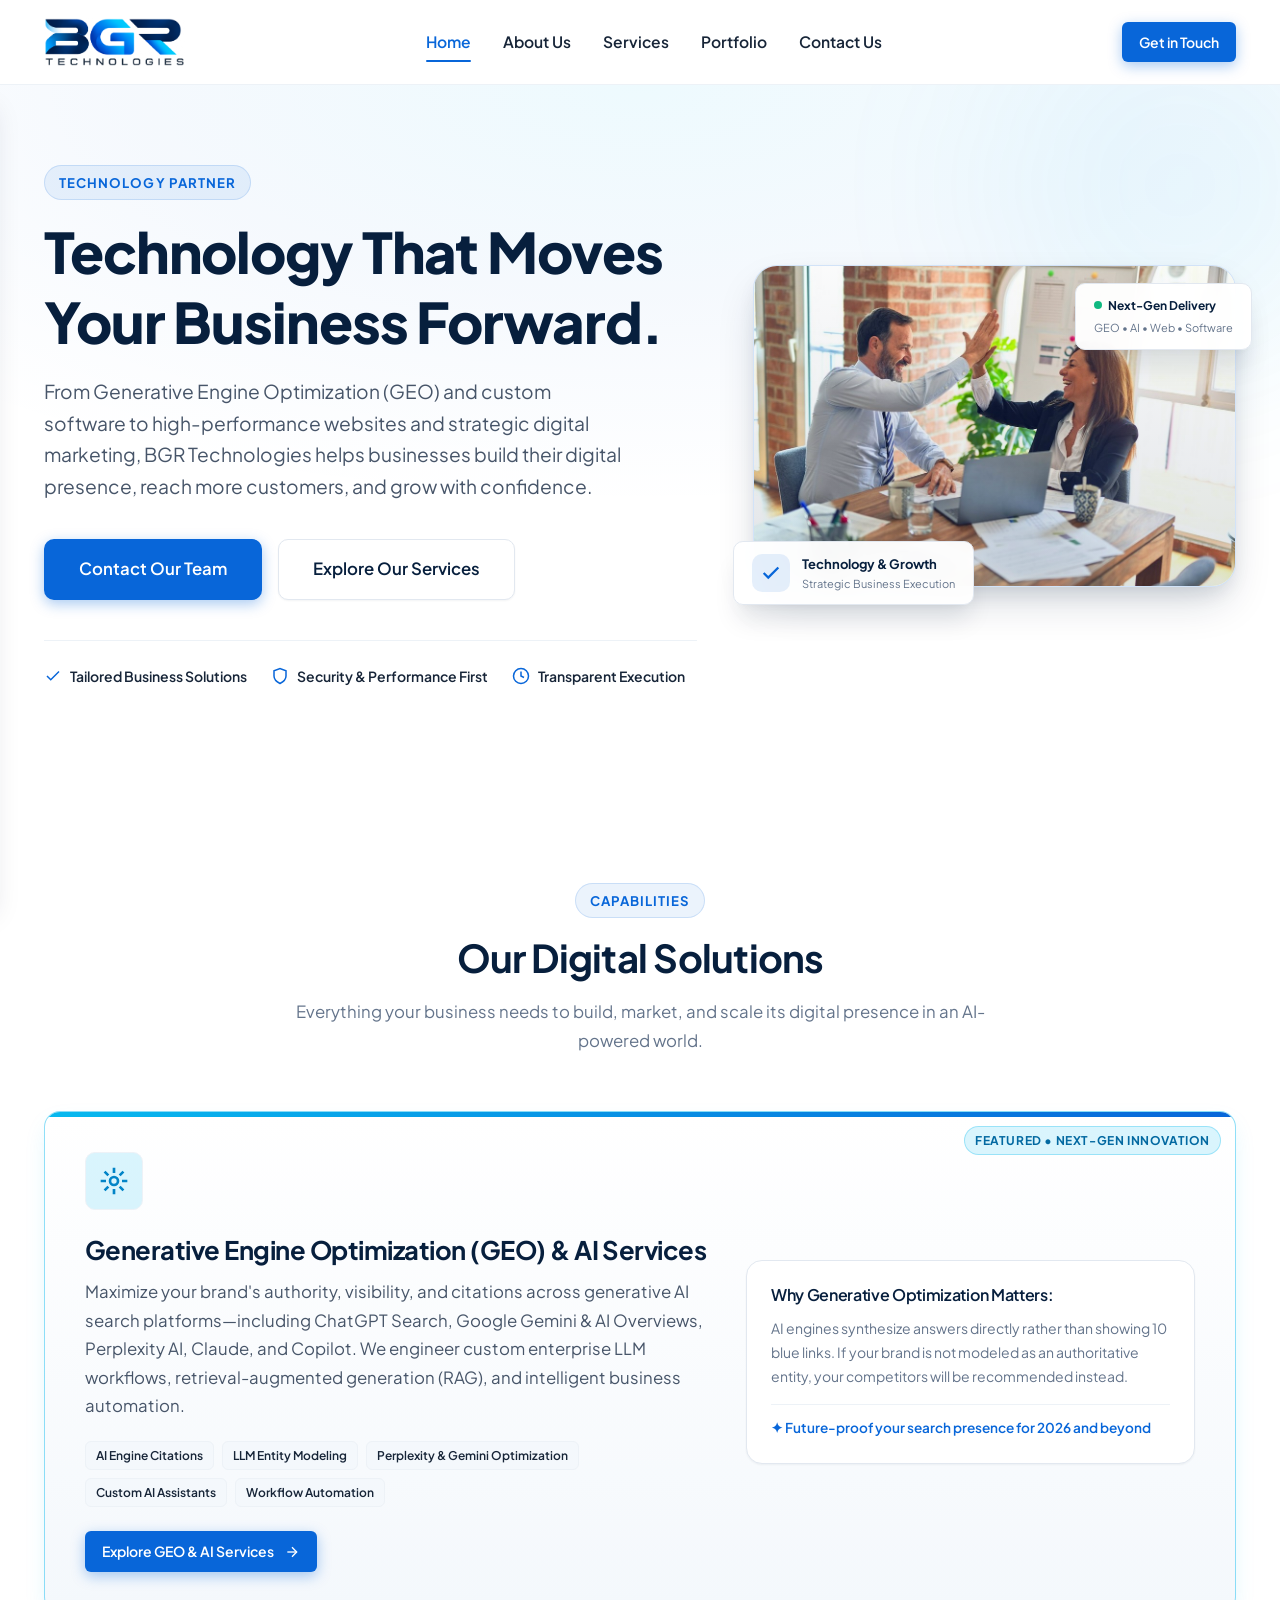
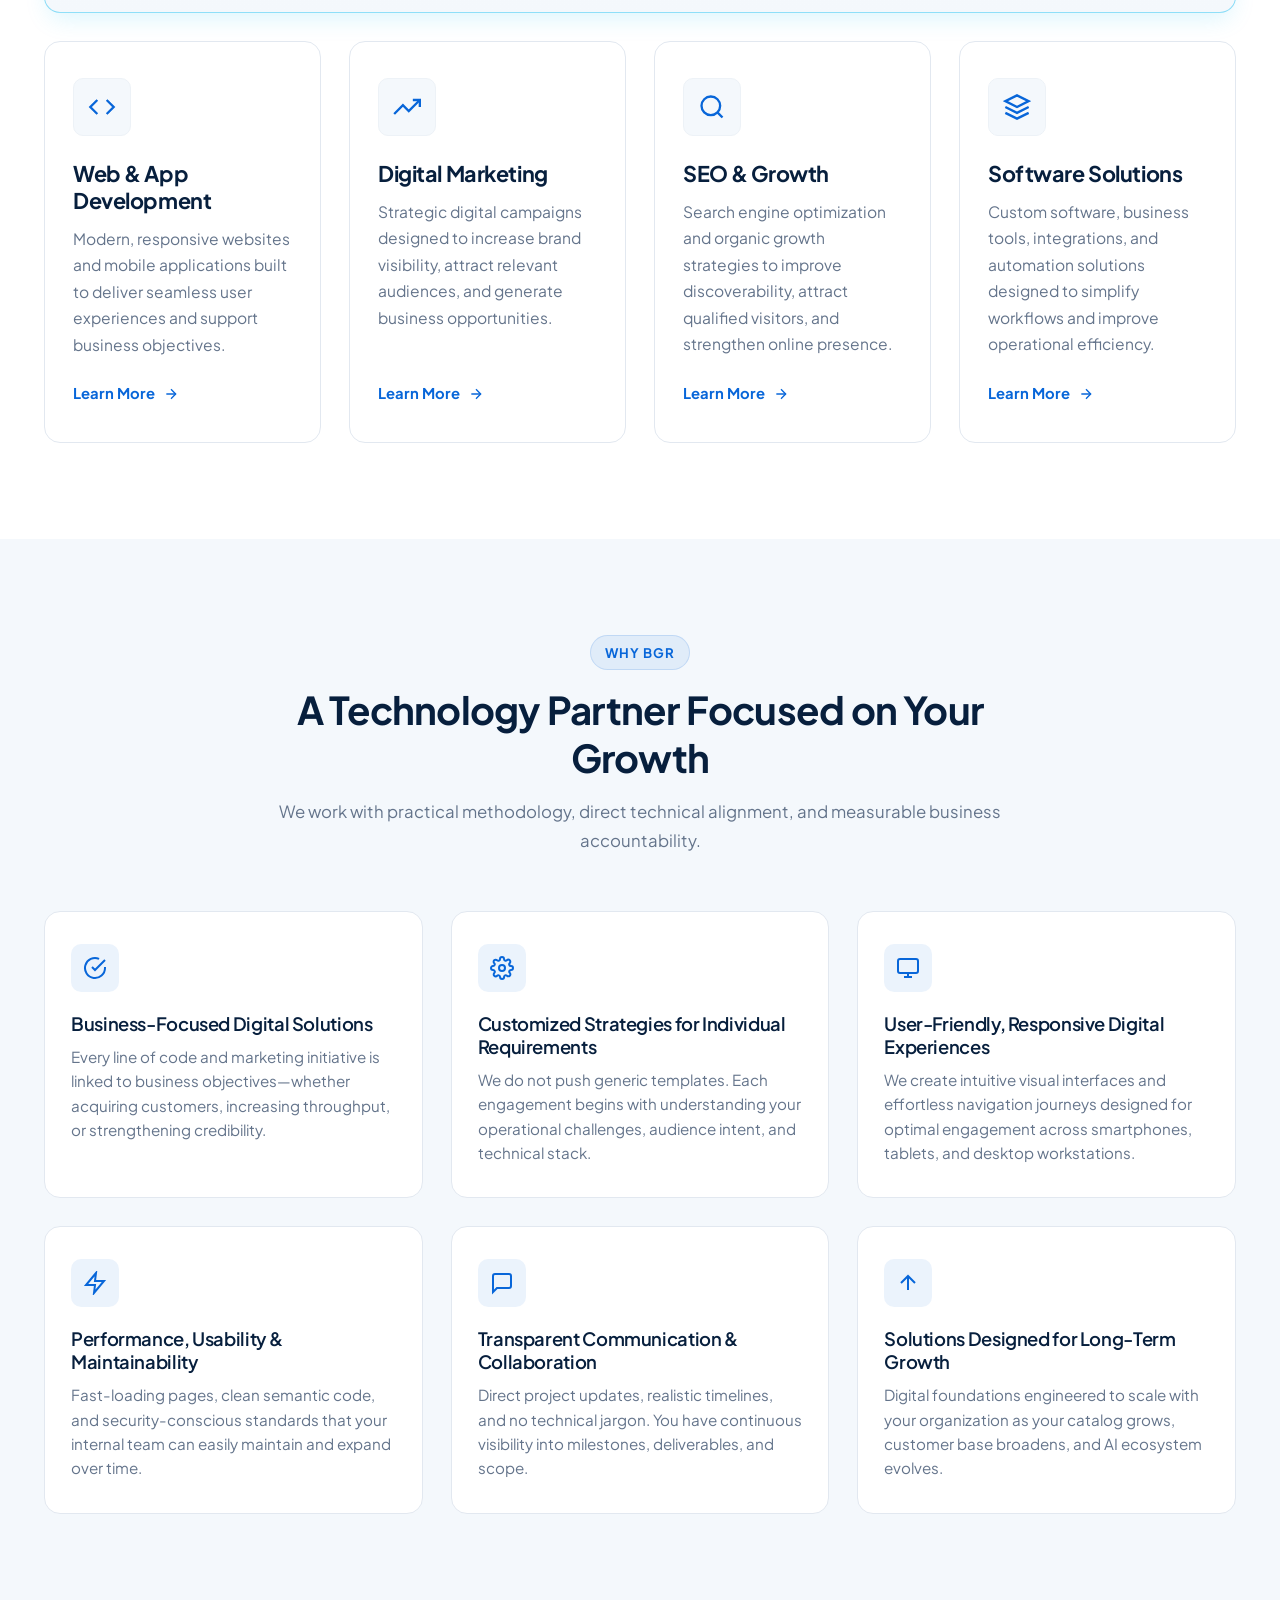
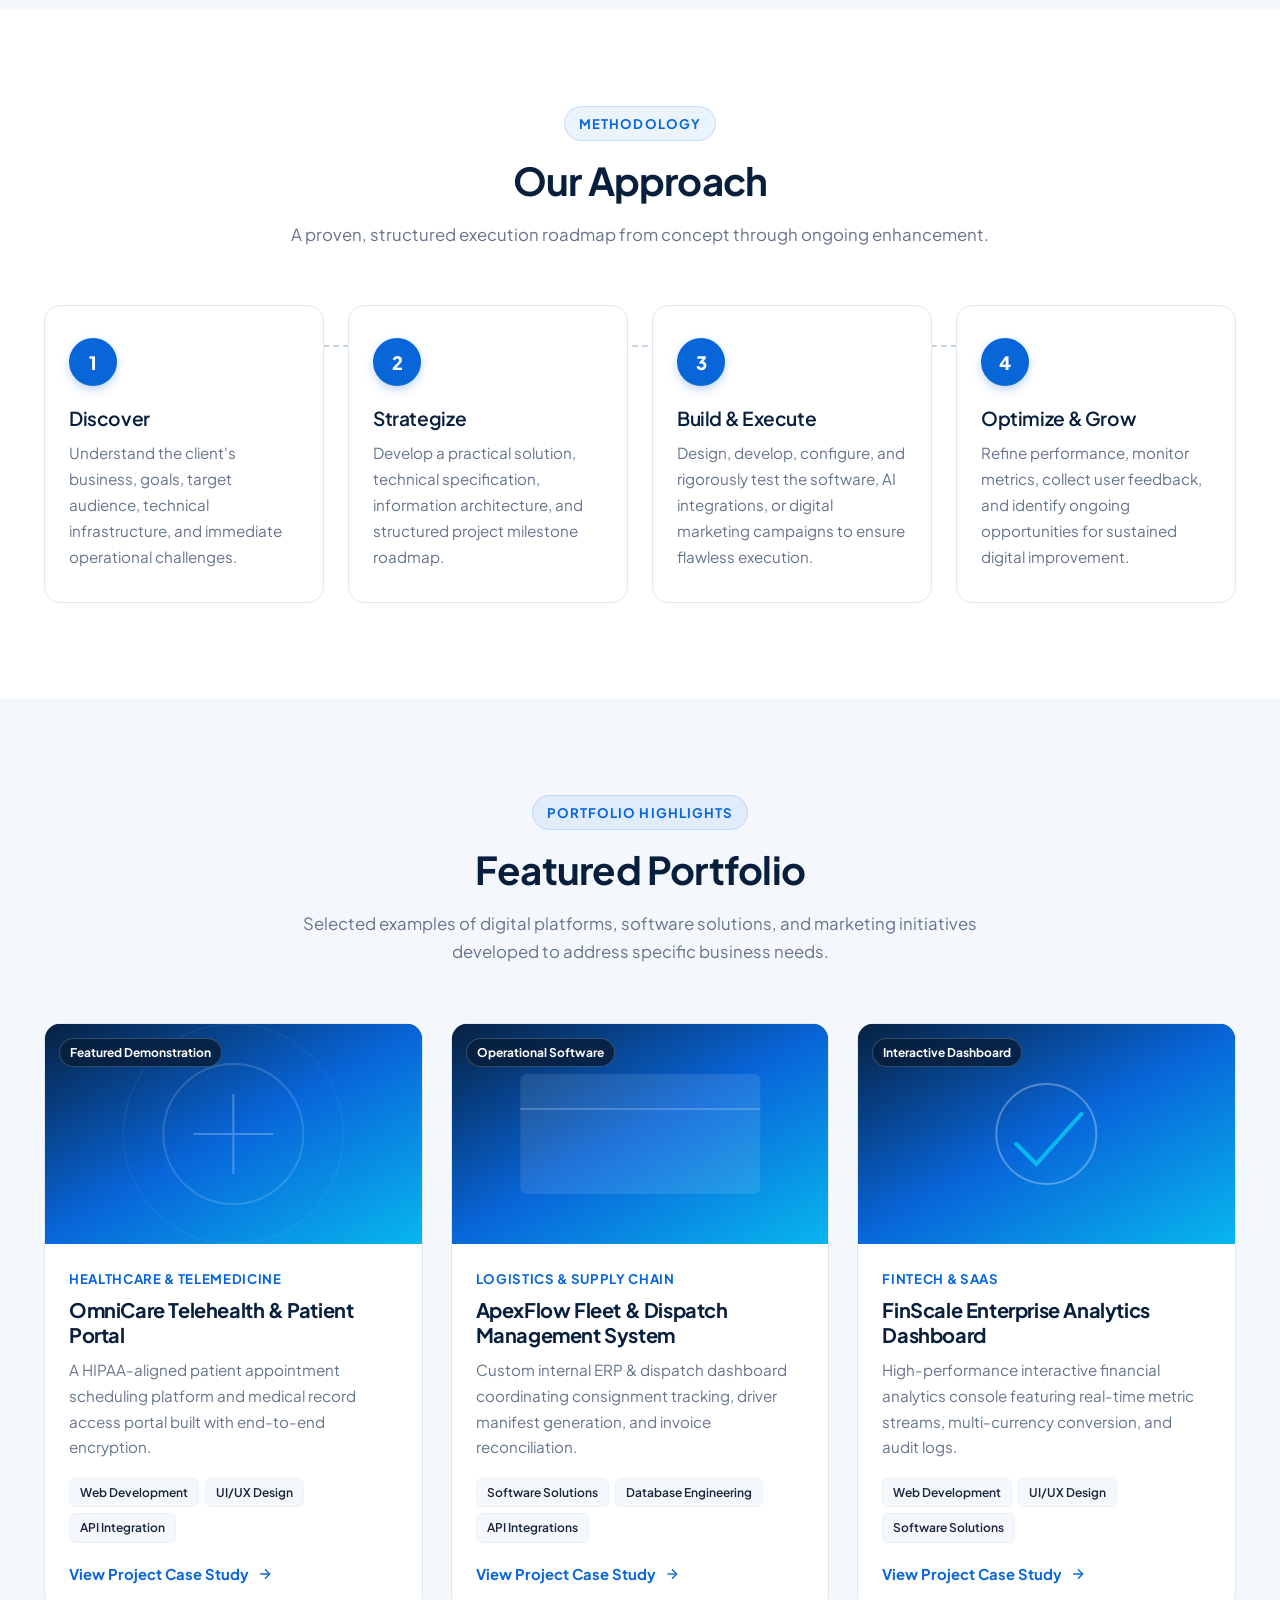
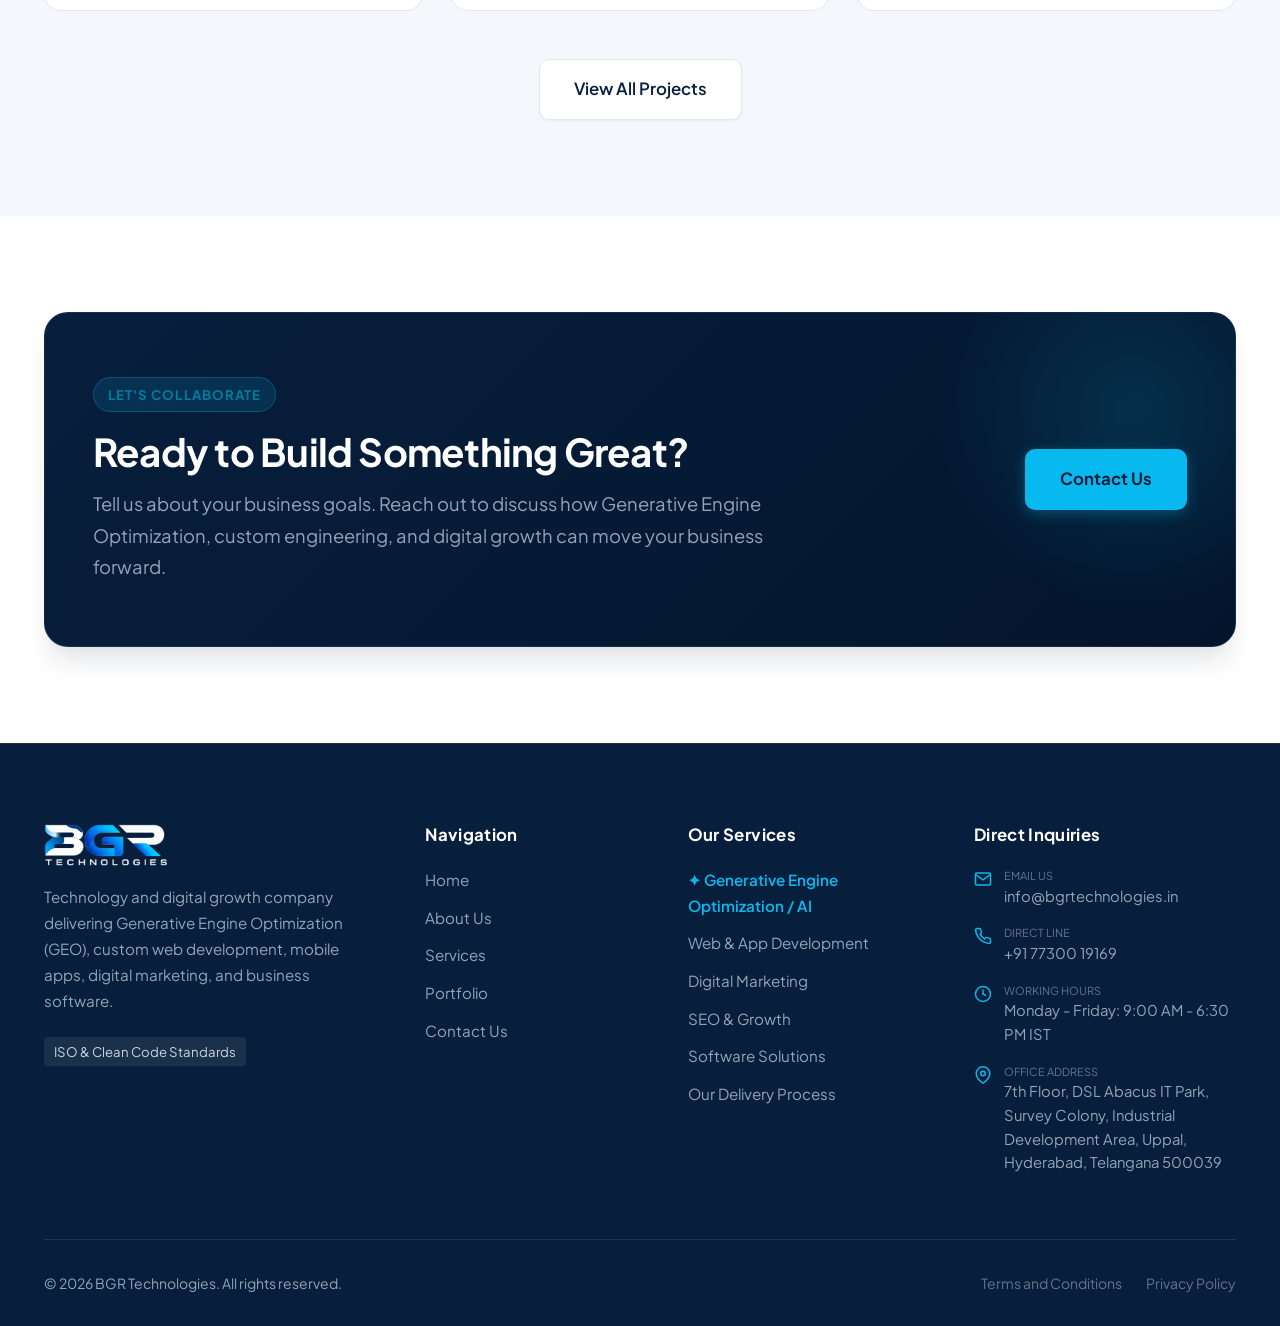
<file: index.html>
<!DOCTYPE html>
<html lang="en">
<head>
    <meta charset="UTF-8">
    <meta name="viewport" content="width=device-width, initial-scale=1.0">
    <title>BGR Technologies — Technology. Marketing. Growth.</title>
    <meta name="description" content="BGR Technologies delivers Generative Engine Optimization (GEO), AI services, high-performance web and app development, custom software, digital marketing, and SEO.">
    <link rel="canonical" href="https://www.bgrtechnologies.in/">

    <!-- Open Graph / Social Sharing -->
    <meta property="og:type" content="website">
    <meta property="og:url" content="https://www.bgrtechnologies.in/">
    <meta property="og:title" content="BGR Technologies — Technology. Marketing. Growth.">
    <meta property="og:description" content="BGR Technologies delivers Generative Engine Optimization (GEO), AI services, high-performance web and app development, custom software, digital marketing, and SEO.">
    <meta property="og:image" content="https://www.bgrtechnologies.in/assets/images/logo-original.png">
    <meta property="og:site_name" content="BGR Technologies">

    <!-- Favicon -->
    <link rel="icon" type="image/png" sizes="32x32" href="assets/images/favicon.png">
    <link rel="icon" type="image/x-icon" href="assets/images/favicon.ico">

    <!-- Stylesheet -->
    <link rel="stylesheet" href="assets/css/style.css">

    <!-- Schema.org Structured Data -->
    <script type="application/ld+json">
    {
      "@context": "https://schema.org",
      "@type": "Organization",
      "name": "BGR Technologies",
      "url": "https://www.bgrtechnologies.in",
      "logo": "https://www.bgrtechnologies.in/assets/images/logo.png",
      "description": "Technology. Marketing. Growth. - Generative Engine Optimization (GEO), AI Services, Web & App Development, Digital Marketing, SEO, and Software Solutions.",
      "email": "info@bgrtechnologies.in",
      "address": {
        "@type": "PostalAddress",
        "streetAddress": "7th Floor, DSL Abacus IT Park, Survey Colony, Industrial Development Area, Uppal",
        "addressLocality": "Hyderabad",
        "addressRegion": "Telangana",
        "postalCode": "500039",
        "addressCountry": "IN"
      }
    }
    </script>
</head>
<body>
    <!-- Accessibility Skip Link -->
    <a href="#main-content" style="position:absolute; top:-100px; left:16px; background:var(--color-navy); color:#fff; padding:10px 16px; z-index:9999; border-radius:4px; font-weight:600; text-decoration:none;" onfocus="this.style.top='16px'" onblur="this.style.top='-100px'">Skip to main content</a>

    <!-- Global Navigation Header -->
    <header class="site-header" role="banner">
        <div class="container">
            <div class="header-inner">
                <!-- Brand Logo -->
                <a href="index.html" class="brand-logo-wrap" aria-label="BGR Technologies Home">
                    <img src="assets/images/logo.png" alt="BGR Technologies Logo" class="brand-logo" width="180" height="60">
                </a>

                <!-- Desktop Navigation Menu -->
                <nav class="desktop-nav" aria-label="Main Navigation">
                    <a href="index.html" class="nav-link active">Home</a>
                    <a href="about.html" class="nav-link">About Us</a>
                    <a href="services.html" class="nav-link">Services</a>
                    <a href="portfolio.html" class="nav-link">Portfolio</a>
                    <a href="contact.html" class="nav-link">Contact Us</a>
                </nav>

                <!-- Header CTA Button -->
                <div class="header-cta-wrap">
                    <a href="contact.html" class="btn btn-primary btn-sm">Get in Touch</a>
                </div>

                <!-- Mobile Menu Toggle Button -->
                <button class="mobile-nav-toggle" aria-label="Toggle navigation menu" aria-expanded="false" aria-controls="mobileDrawer">
                    <span class="hamburger-line"></span>
                    <span class="hamburger-line"></span>
                    <span class="hamburger-line"></span>
                </button>
            </div>
        </div>
    </header>

    <!-- Mobile Drawer Menu -->
    <div id="mobileDrawer" class="mobile-drawer" aria-label="Mobile Navigation">
        <nav class="mobile-nav-list">
            <a href="index.html" class="mobile-nav-link active">Home</a>
            <a href="about.html" class="mobile-nav-link">About Us</a>
            <a href="services.html" class="mobile-nav-link">Services</a>
            <a href="portfolio.html" class="mobile-nav-link">Portfolio</a>
            <a href="contact.html" class="mobile-nav-link">Contact Us</a>
        </nav>
        <div class="mobile-drawer-footer">
            <a href="contact.html" class="btn btn-primary" style="width: 100%;">Get in Touch</a>
            <p style="font-size: 0.85rem; color: #64748B; margin-top: 16px; text-align: center;">
                BGR Technologies — Technology. Marketing. Growth.
            </p>
        </div>
    </div>

    <!-- Main Content -->
    <main id="main-content">
        <!-- Hero Section -->
        <section class="hero" aria-labelledby="hero-heading">
            <div class="container">
                <div class="hero-grid">
                    <div class="hero-content">
                        <span class="section-badge">Technology Partner</span>
                        <h1 id="hero-heading">Technology That Moves Your Business Forward.</h1>
                        <p class="lead">
                            From Generative Engine Optimization (GEO) and custom software to high-performance websites and strategic digital marketing, BGR Technologies helps businesses build their digital presence, reach more customers, and grow with confidence.
                        </p>

                        <div class="hero-actions">
                            <a href="contact.html" class="btn btn-primary btn-lg">Contact Our Team</a>
                            <a href="services.html" class="btn btn-secondary btn-lg">Explore Our Services</a>
                        </div>

                        <div class="hero-trust-bar">
                            <div class="trust-item">
                                <svg class="trust-icon" viewBox="0 0 24 24" fill="none" stroke="currentColor" stroke-width="2"><polyline points="20 6 9 17 4 12"></polyline></svg>
                                <span>Tailored Business Solutions</span>
                            </div>
                            <div class="trust-item">
                                <svg class="trust-icon" viewBox="0 0 24 24" fill="none" stroke="currentColor" stroke-width="2"><path d="M12 22s8-4 8-10V5l-8-3-8 3v7c0 6 8 10 8 10z"></path></svg>
                                <span>Security & Performance First</span>
                            </div>
                            <div class="trust-item">
                                <svg class="trust-icon" viewBox="0 0 24 24" fill="none" stroke="currentColor" stroke-width="2"><circle cx="12" cy="12" r="10"></circle><polyline points="12 6 12 12 16 14"></polyline></svg>
                                <span>Transparent Execution</span>
                            </div>
                        </div>
                    </div>

                    <!-- Hero Corporate Image Visual -->
                    <div class="hero-visual">
                        <div class="hero-image-card">
                            <img src="assets/images/hero-team.jpg" 
                                 alt="BGR Technologies corporate team collaborating on modern technology and digital growth solutions" 
                                 class="hero-img" 
                                 width="1000" 
                                 height="667"
                                 loading="eager">
                            <div class="hero-image-overlay"></div>
                        </div>

                        <!-- Floating Experience / Stat Badge (Bottom Left) -->
                        <div class="floating-badge badge-bottom-left">
                            <div class="floating-badge-icon">
                                <svg width="22" height="22" viewBox="0 0 24 24" fill="none" stroke="currentColor" stroke-width="2.5"><polyline points="20 6 9 17 4 12"></polyline></svg>
                            </div>
                            <div>
                                <div style="font-size: 13px; font-weight: 700; color: var(--color-navy);">Technology & Growth</div>
                                <div style="font-size: 11px; color: #64748B;">Strategic Business Execution</div>
                            </div>
                        </div>

                        <!-- Floating Badge (Top Right) -->
                        <div class="floating-badge badge-top-right">
                            <div style="display: flex; align-items: center; gap: 6px;">
                                <span style="width: 8px; height: 8px; border-radius: 50%; background: #10B981; display: inline-block;"></span>
                                <span style="font-size: 12px; font-weight: 700; color: var(--color-navy);">Next-Gen Delivery</span>
                            </div>
                            <div style="font-size: 11px; color: #64748B;">GEO • AI • Web • Software</div>
                        </div>
                    </div>
                </div>
            </div>
        </section>

        <!-- Section B: Services Overview (GEO & AI SERVICES HIGHLIGHTED FIRST!) -->
        <section class="section" id="services" aria-labelledby="services-heading">
            <div class="container">
                <div class="section-header">
                    <span class="section-badge">Capabilities</span>
                    <h2 id="services-heading">Our Digital Solutions</h2>
                    <p>Everything your business needs to build, market, and scale its digital presence in an AI-powered world.</p>
                </div>

                <div class="grid-3" style="margin-bottom: 28px;">
                    <!-- 1. HIGHLIGHTED FIRST: Generative Engine Optimization & AI Services -->
                    <article class="service-card card-featured" style="grid-column: 1 / -1; display: grid; grid-template-columns: 1.4fr 1fr; gap: 32px; align-items: center; padding: 40px;">
                        <span class="featured-pill">Featured • Next-Gen Innovation</span>
                        <div>
                            <div class="service-icon-box" aria-hidden="true" style="background: rgba(8, 185, 239, 0.15); color: #0284c7;">
                                <svg width="32" height="32" viewBox="0 0 24 24" fill="none" stroke="currentColor" stroke-width="2"><path d="M12 2v4M12 18v4M4.93 4.93l2.83 2.83M16.24 16.24l2.83 2.83M2 12h4M18 12h4M4.93 19.07l2.83-2.83M16.24 7.76l2.83-2.83"></path><circle cx="12" cy="12" r="3"></circle></svg>
                            </div>
                            <h3 style="font-size: 1.6rem; margin-bottom: 12px; color: var(--color-navy);">Generative Engine Optimization (GEO) & AI Services</h3>
                            <p style="font-size: 1.05rem; margin-bottom: 20px; color: #475569;">
                                Maximize your brand's authority, visibility, and citations across generative AI search platforms—including ChatGPT Search, Google Gemini & AI Overviews, Perplexity AI, Claude, and Copilot. We engineer custom enterprise LLM workflows, retrieval-augmented generation (RAG), and intelligent business automation.
                            </p>
                            <div style="display: flex; flex-wrap: wrap; gap: 8px; margin-bottom: 24px;">
                                <span class="tag-chip">AI Engine Citations</span>
                                <span class="tag-chip">LLM Entity Modeling</span>
                                <span class="tag-chip">Perplexity & Gemini Optimization</span>
                                <span class="tag-chip">Custom AI Assistants</span>
                                <span class="tag-chip">Workflow Automation</span>
                            </div>
                            <a href="services.html#geo-ai-services" class="btn btn-primary btn-sm">
                                <span>Explore GEO & AI Services</span>
                                <svg width="16" height="16" viewBox="0 0 24 24" fill="none" stroke="currentColor" stroke-width="2"><line x1="5" y1="12" x2="19" y2="12"></line><polyline points="12 5 19 12 12 19"></polyline></svg>
                            </a>
                        </div>
                        <div style="background: #FFFFFF; border: 1px solid var(--color-border); border-radius: var(--radius-lg); padding: 24px; box-shadow: var(--shadow-sm);">
                            <h4 style="font-size: 1rem; color: var(--color-navy); margin-bottom: 12px;">Why Generative Optimization Matters:</h4>
                            <p style="font-size: 0.875rem; color: #64748B; margin-bottom: 16px;">
                                AI engines synthesize answers directly rather than showing 10 blue links. If your brand is not modeled as an authoritative entity, your competitors will be recommended instead.
                            </p>
                            <div style="border-top: 1px solid var(--color-border-subtle); padding-top: 12px; font-size: 0.85rem; font-weight: 600; color: var(--color-royal);">
                                ✦ Future-proof your search presence for 2026 and beyond
                            </div>
                        </div>
                    </article>
                </div>

                <div class="grid-4">
                    <!-- 2. Web & App Development -->
                    <article class="service-card">
                        <div class="service-icon-box" aria-hidden="true">
                            <svg width="28" height="28" viewBox="0 0 24 24" fill="none" stroke="currentColor" stroke-width="2"><polyline points="16 18 22 12 16 6"></polyline><polyline points="8 6 2 12 8 18"></polyline></svg>
                        </div>
                        <h3>Web & App Development</h3>
                        <p>Modern, responsive websites and mobile applications built to deliver seamless user experiences and support business objectives.</p>
                        <a href="services.html#web-app-development" class="card-link">
                            <span>Learn More</span>
                            <svg width="16" height="16" viewBox="0 0 24 24" fill="none" stroke="currentColor" stroke-width="2"><line x1="5" y1="12" x2="19" y2="12"></line><polyline points="12 5 19 12 12 19"></polyline></svg>
                        </a>
                    </article>

                    <!-- 3. Digital Marketing -->
                    <article class="service-card">
                        <div class="service-icon-box" aria-hidden="true">
                            <svg width="28" height="28" viewBox="0 0 24 24" fill="none" stroke="currentColor" stroke-width="2"><polyline points="23 6 13.5 15.5 8.5 10.5 1 18"></polyline><polyline points="17 6 23 6 23 12"></polyline></svg>
                        </div>
                        <h3>Digital Marketing</h3>
                        <p>Strategic digital campaigns designed to increase brand visibility, attract relevant audiences, and generate business opportunities.</p>
                        <a href="services.html#digital-marketing" class="card-link">
                            <span>Learn More</span>
                            <svg width="16" height="16" viewBox="0 0 24 24" fill="none" stroke="currentColor" stroke-width="2"><line x1="5" y1="12" x2="19" y2="12"></line><polyline points="12 5 19 12 12 19"></polyline></svg>
                        </a>
                    </article>

                    <!-- 4. SEO & Growth -->
                    <article class="service-card">
                        <div class="service-icon-box" aria-hidden="true">
                            <svg width="28" height="28" viewBox="0 0 24 24" fill="none" stroke="currentColor" stroke-width="2"><circle cx="11" cy="11" r="8"></circle><line x1="21" y1="21" x2="16.65" y2="16.65"></line></svg>
                        </div>
                        <h3>SEO & Growth</h3>
                        <p>Search engine optimization and organic growth strategies to improve discoverability, attract qualified visitors, and strengthen online presence.</p>
                        <a href="services.html#seo-growth" class="card-link">
                            <span>Learn More</span>
                            <svg width="16" height="16" viewBox="0 0 24 24" fill="none" stroke="currentColor" stroke-width="2"><line x1="5" y1="12" x2="19" y2="12"></line><polyline points="12 5 19 12 12 19"></polyline></svg>
                        </a>
                    </article>

                    <!-- 5. Software Solutions -->
                    <article class="service-card">
                        <div class="service-icon-box" aria-hidden="true">
                            <svg width="28" height="28" viewBox="0 0 24 24" fill="none" stroke="currentColor" stroke-width="2"><polygon points="12 2 2 7 12 12 22 7 12 2"></polygon><polyline points="2 17 12 22 22 17"></polyline><polyline points="2 12 12 17 22 12"></polyline></svg>
                        </div>
                        <h3>Software Solutions</h3>
                        <p>Custom software, business tools, integrations, and automation solutions designed to simplify workflows and improve operational efficiency.</p>
                        <a href="services.html#software-solutions" class="card-link">
                            <span>Learn More</span>
                            <svg width="16" height="16" viewBox="0 0 24 24" fill="none" stroke="currentColor" stroke-width="2"><line x1="5" y1="12" x2="19" y2="12"></line><polyline points="12 5 19 12 12 19"></polyline></svg>
                        </a>
                    </article>
                </div>
            </div>
        </section>

        <!-- Section C: Why Choose BGR Technologies? -->
        <section class="section bg-alt" aria-labelledby="why-heading">
            <div class="container">
                <div class="section-header">
                    <span class="section-badge">Why BGR</span>
                    <h2 id="why-heading">A Technology Partner Focused on Your Growth</h2>
                    <p>We work with practical methodology, direct technical alignment, and measurable business accountability.</p>
                </div>

                <div class="grid-3">
                    <div class="diff-card">
                        <div class="diff-icon-wrap" aria-hidden="true">
                            <svg width="24" height="24" viewBox="0 0 24 24" fill="none" stroke="currentColor" stroke-width="2"><path d="M22 11.08V12a10 10 0 1 1-5.93-9.14"></path><polyline points="22 4 12 14.01 9 11.01"></polyline></svg>
                        </div>
                        <h4>Business-Focused Digital Solutions</h4>
                        <p>Every line of code and marketing initiative is linked to business objectives—whether acquiring customers, increasing throughput, or strengthening credibility.</p>
                    </div>

                    <div class="diff-card">
                        <div class="diff-icon-wrap" aria-hidden="true">
                            <svg width="24" height="24" viewBox="0 0 24 24" fill="none" stroke="currentColor" stroke-width="2"><circle cx="12" cy="12" r="3"></circle><path d="M19.4 15a1.65 1.65 0 0 0 .33 1.82l.06.06a2 2 0 0 1 0 2.83 2 2 0 0 1-2.83 0l-.06-.06a1.65 1.65 0 0 0-1.82-.33 1.65 1.65 0 0 0-1 1.51V21a2 2 0 0 1-2 2 2 2 0 0 1-2-2v-.09A1.65 1.65 0 0 0 9 19.4a1.65 1.65 0 0 0-1.82.33l-.06.06a2 2 0 0 1-2.83 0 2 2 0 0 1 0-2.83l.06-.06a1.65 1.65 0 0 0 .33-1.82 1.65 1.65 0 0 0-1.51-1H3a2 2 0 0 1-2-2 2 2 0 0 1 2-2h.09A1.65 1.65 0 0 0 4.6 9a1.65 1.65 0 0 0-.33-1.82l-.06-.06a2 2 0 0 1 0-2.83 2 2 0 0 1 2.83 0l.06.06a1.65 1.65 0 0 0 1.82.33H9a1.65 1.65 0 0 0 1-1.51V3a2 2 0 0 1 2-2 2 2 0 0 1 2 2v.09a1.65 1.65 0 0 0 1 1.51 1.65 1.65 0 0 0 1.82-.33l.06-.06a2 2 0 0 1 2.83 0 2 2 0 0 1 0 2.83l-.06.06a1.65 1.65 0 0 0-.33 1.82V9a1.65 1.65 0 0 0 1.51 1H21a2 2 0 0 1 2 2 2 2 0 0 1-2 2h-.09a1.65 1.65 0 0 0-1.51 1z"></path></svg>
                        </div>
                        <h4>Customized Strategies for Individual Requirements</h4>
                        <p>We do not push generic templates. Each engagement begins with understanding your operational challenges, audience intent, and technical stack.</p>
                    </div>

                    <div class="diff-card">
                        <div class="diff-icon-wrap" aria-hidden="true">
                            <svg width="24" height="24" viewBox="0 0 24 24" fill="none" stroke="currentColor" stroke-width="2"><rect x="2" y="3" width="20" height="14" rx="2" ry="2"></rect><line x1="8" y1="21" x2="16" y2="21"></line><line x1="12" y1="17" x2="12" y2="21"></line></svg>
                        </div>
                        <h4>User-Friendly, Responsive Digital Experiences</h4>
                        <p>We create intuitive visual interfaces and effortless navigation journeys designed for optimal engagement across smartphones, tablets, and desktop workstations.</p>
                    </div>

                    <div class="diff-card">
                        <div class="diff-icon-wrap" aria-hidden="true">
                            <svg width="24" height="24" viewBox="0 0 24 24" fill="none" stroke="currentColor" stroke-width="2"><polygon points="13 2 3 14 12 14 11 22 21 10 12 10 13 2"></polygon></svg>
                        </div>
                        <h4>Performance, Usability & Maintainability</h4>
                        <p>Fast-loading pages, clean semantic code, and security-conscious standards that your internal team can easily maintain and expand over time.</p>
                    </div>

                    <div class="diff-card">
                        <div class="diff-icon-wrap" aria-hidden="true">
                            <svg width="24" height="24" viewBox="0 0 24 24" fill="none" stroke="currentColor" stroke-width="2"><path d="M21 15a2 2 0 0 1-2 2H7l-4 4V5a2 2 0 0 1 2-2h14a2 2 0 0 1 2 2z"></path></svg>
                        </div>
                        <h4>Transparent Communication & Collaboration</h4>
                        <p>Direct project updates, realistic timelines, and no technical jargon. You have continuous visibility into milestones, deliverables, and scope.</p>
                    </div>

                    <div class="diff-card">
                        <div class="diff-icon-wrap" aria-hidden="true">
                            <svg width="24" height="24" viewBox="0 0 24 24" fill="none" stroke="currentColor" stroke-width="2"><line x1="12" y1="19" x2="12" y2="5"></line><polyline points="5 12 12 5 19 12"></polyline></svg>
                        </div>
                        <h4>Solutions Designed for Long-Term Growth</h4>
                        <p>Digital foundations engineered to scale with your organization as your catalog grows, customer base broadens, and AI ecosystem evolves.</p>
                    </div>
                </div>
            </div>
        </section>

        <!-- Section D: Our Approach (4-Step Process) -->
        <section class="section" aria-labelledby="approach-heading">
            <div class="container">
                <div class="section-header">
                    <span class="section-badge">Methodology</span>
                    <h2 id="approach-heading">Our Approach</h2>
                    <p>A proven, structured execution roadmap from concept through ongoing enhancement.</p>
                </div>

                <div class="process-grid">
                    <div class="process-step">
                        <div class="step-number">1</div>
                        <h4>Discover</h4>
                        <p>Understand the client's business, goals, target audience, technical infrastructure, and immediate operational challenges.</p>
                    </div>

                    <div class="process-step">
                        <div class="step-number">2</div>
                        <h4>Strategize</h4>
                        <p>Develop a practical solution, technical specification, information architecture, and structured project milestone roadmap.</p>
                    </div>

                    <div class="process-step">
                        <div class="step-number">3</div>
                        <h4>Build & Execute</h4>
                        <p>Design, develop, configure, and rigorously test the software, AI integrations, or digital marketing campaigns to ensure flawless execution.</p>
                    </div>

                    <div class="process-step">
                        <div class="step-number">4</div>
                        <h4>Optimize & Grow</h4>
                        <p>Refine performance, monitor metrics, collect user feedback, and identify ongoing opportunities for sustained digital improvement.</p>
                    </div>
                </div>
            </div>
        </section>

        <!-- Section E: Featured Portfolio -->
        <section class="section bg-alt" aria-labelledby="portfolio-heading">
            <div class="container">
                <div class="section-header">
                    <span class="section-badge">Portfolio Highlights</span>
                    <h2 id="portfolio-heading">Featured Portfolio</h2>
                    <p>Selected examples of digital platforms, software solutions, and marketing initiatives developed to address specific business needs.</p>
                </div>

                <div class="grid-3" style="margin-bottom: 48px;">
                    <!-- Project 1 -->
                    <article class="portfolio-card">
                        <div class="portfolio-thumbnail">
                            <svg viewBox="0 0 400 220" width="100%" height="100%" preserveAspectRatio="xMidYMid slice" aria-hidden="true">
                                <defs>
                                    <linearGradient id="grad-pf-1" x1="0%" y1="0%" x2="100%" y2="100%">
                                        <stop offset="0%" stop-color="#071F3D"/>
                                        <stop offset="50%" stop-color="#0866D9"/>
                                        <stop offset="100%" stop-color="#08B9EF"/>
                                    </linearGradient>
                                </defs>
                                <rect width="400" height="220" fill="url(#grad-pf-1)"/>
                                <circle cx="200" cy="110" r="70" fill="none" stroke="rgba(255,255,255,0.15)" stroke-width="2"/>
                                <circle cx="200" cy="110" r="110" fill="none" stroke="rgba(255,255,255,0.08)" stroke-width="1"/>
                                <path d="M160 110 L240 110 M200 70 L200 150" stroke="rgba(255,255,255,0.25)" stroke-width="2"/>
                            </svg>
                            <span class="portfolio-badge-overlay">Featured Demonstration</span>
                        </div>
                        <div class="portfolio-content">
                            <span class="portfolio-industry">Healthcare & Telemedicine</span>
                            <h3>OmniCare Telehealth & Patient Portal</h3>
                            <p>A HIPAA-aligned patient appointment scheduling platform and medical record access portal built with end-to-end encryption.</p>
                            <div class="portfolio-tags">
                                <span class="tag-chip">Web Development</span>
                                <span class="tag-chip">UI/UX Design</span>
                                <span class="tag-chip">API Integration</span>
                            </div>
                            <button class="card-link view-project-btn" data-project='{"id":"omni-care-portal","title":"OmniCare Telehealth & Patient Portal","category":"Web Development","industry":"Healthcare & Telemedicine","challenge":"A regional healthcare network required a unified patient portal to reduce phone booking volume and provide patients with secure digital lab report delivery.","solution":"Architected a zero-friction, accessible web portal with OTP authentication, real-time doctor availability calendars, automated SMS appointment reminders, and encrypted records storage.","scope":"Patient onboarding flow, responsive doctor scheduling dashboard, teleconsultation audio/video room, automated notifications, and FHIR-compliant API endpoints.","technologies":["React","Node.js / Express","PostgreSQL","Tailwind CSS","WebRTC"],"results":"Demonstration prototype demonstrating 65% reduction in appointment intake friction and 100% mobile responsive accessibility."}'>
                                <span>View Project Case Study</span>
                                <svg width="16" height="16" viewBox="0 0 24 24" fill="none" stroke="currentColor" stroke-width="2"><line x1="5" y1="12" x2="19" y2="12"></line><polyline points="12 5 19 12 12 19"></polyline></svg>
                            </button>
                        </div>
                    </article>

                    <!-- Project 2 -->
                    <article class="portfolio-card">
                        <div class="portfolio-thumbnail">
                            <svg viewBox="0 0 400 220" width="100%" height="100%" preserveAspectRatio="xMidYMid slice" aria-hidden="true">
                                <defs>
                                    <linearGradient id="grad-pf-2" x1="0%" y1="0%" x2="100%" y2="100%">
                                        <stop offset="0%" stop-color="#071F3D"/>
                                        <stop offset="50%" stop-color="#0866D9"/>
                                        <stop offset="100%" stop-color="#08B9EF"/>
                                    </linearGradient>
                                </defs>
                                <rect width="400" height="220" fill="url(#grad-pf-2)"/>
                                <rect x="80" y="50" width="240" height="120" rx="6" fill="rgba(255,255,255,0.1)"/>
                                <line x1="80" y1="85" x2="320" y2="85" stroke="rgba(255,255,255,0.2)" stroke-width="2"/>
                            </svg>
                            <span class="portfolio-badge-overlay">Operational Software</span>
                        </div>
                        <div class="portfolio-content">
                            <span class="portfolio-industry">Logistics & Supply Chain</span>
                            <h3>ApexFlow Fleet & Dispatch Management System</h3>
                            <p>Custom internal ERP & dispatch dashboard coordinating consignment tracking, driver manifest generation, and invoice reconciliation.</p>
                            <div class="portfolio-tags">
                                <span class="tag-chip">Software Solutions</span>
                                <span class="tag-chip">Database Engineering</span>
                                <span class="tag-chip">API Integrations</span>
                            </div>
                            <button class="card-link view-project-btn" data-project='{"id":"apex-logistics-crm","title":"ApexFlow Fleet & Dispatch Management System","category":"Software Solutions","industry":"Logistics & Supply Chain","challenge":"A logistics carrier relied on disjointed spreadsheets and paper manifests, causing tracking delays, billing discrepancies, and manual route bottlenecks.","solution":"Constructed a centralized web dashboard featuring real-time consignment milestone updates, dynamic driver assignment, automated PDF invoice generation, and role-based permissions.","scope":"Operations dashboard, fleet database, client tracking lookup, manifest generator, and automated email/SMS status triggers.","technologies":["Custom Software","MySQL / PostgreSQL","Vue.js","REST APIs","Chart.js"],"results":"Demonstrates automated manifest generation in under 2 seconds and complete consignment traceability from intake to delivery."}'>
                                <span>View Project Case Study</span>
                                <svg width="16" height="16" viewBox="0 0 24 24" fill="none" stroke="currentColor" stroke-width="2"><line x1="5" y1="12" x2="19" y2="12"></line><polyline points="12 5 19 12 12 19"></polyline></svg>
                            </button>
                        </div>
                    </article>

                    <!-- Project 3 -->
                    <article class="portfolio-card">
                        <div class="portfolio-thumbnail">
                            <svg viewBox="0 0 400 220" width="100%" height="100%" preserveAspectRatio="xMidYMid slice" aria-hidden="true">
                                <defs>
                                    <linearGradient id="grad-pf-3" x1="0%" y1="0%" x2="100%" y2="100%">
                                        <stop offset="0%" stop-color="#071F3D"/>
                                        <stop offset="50%" stop-color="#0866D9"/>
                                        <stop offset="100%" stop-color="#08B9EF"/>
                                    </linearGradient>
                                </defs>
                                <rect width="400" height="220" fill="url(#grad-pf-3)"/>
                                <circle cx="200" cy="110" r="50" fill="none" stroke="rgba(255,255,255,0.3)" stroke-width="2"/>
                                <path d="M170 120 L190 140 L235 90" stroke="#08B9EF" stroke-width="4" fill="none" stroke-linecap="round"/>
                            </svg>
                            <span class="portfolio-badge-overlay">Interactive Dashboard</span>
                        </div>
                        <div class="portfolio-content">
                            <span class="portfolio-industry">Fintech & SaaS</span>
                            <h3>FinScale Enterprise Analytics Dashboard</h3>
                            <p>High-performance interactive financial analytics console featuring real-time metric streams, multi-currency conversion, and audit logs.</p>
                            <div class="portfolio-tags">
                                <span class="tag-chip">Web Development</span>
                                <span class="tag-chip">UI/UX Design</span>
                                <span class="tag-chip">Software Solutions</span>
                            </div>
                            <button class="card-link view-project-btn" data-project='{"id":"fin-scale-saas","title":"FinScale Enterprise Analytics Dashboard","category":"Web Development","industry":"Fintech & SaaS","challenge":"Fintech platform required a high-density financial dashboard displaying transaction volumes, margin trends, and risk indicators with sub-second responsiveness.","solution":"Built an interactive single-page application with modular widget architecture, dark/light themes, keyboard shortcuts, and exportable financial audits.","scope":"Component design system, interactive financial charts, multi-tenant workspace switcher, and CSV/PDF data export engine.","technologies":["TypeScript","React","Tailwind CSS","Node.js","WebSockets"],"results":"Engineered for sub-100ms render speeds and 99.9% Core Web Vitals score across desktop and mobile devices."}'>
                                <span>View Project Case Study</span>
                                <svg width="16" height="16" viewBox="0 0 24 24" fill="none" stroke="currentColor" stroke-width="2"><line x1="5" y1="12" x2="19" y2="12"></line><polyline points="12 5 19 12 12 19"></polyline></svg>
                            </button>
                        </div>
                    </article>
                </div>

                <div style="text-align: center;">
                    <a href="portfolio.html" class="btn btn-secondary btn-lg">View All Projects</a>
                </div>
            </div>
        </section>

        <!-- Final Call to Action Section -->
        <section class="section" aria-labelledby="cta-heading">
            <div class="container">
                <div class="cta-banner">
                    <div class="cta-banner-inner">
                        <div class="cta-banner-text">
                            <span class="section-badge badge-cyan">Let's Collaborate</span>
                            <h2 id="cta-heading">Ready to Build Something Great?</h2>
                            <p>Tell us about your business goals. Reach out to discuss how Generative Engine Optimization, custom engineering, and digital growth can move your business forward.</p>
                        </div>
                        <div class="cta-banner-action">
                            <a href="contact.html" class="btn btn-accent btn-lg">Contact Us</a>
                        </div>
                    </div>
                </div>
            </div>
        </section>
    </main>

    <!-- Global Footer -->
    <footer class="site-footer" role="contentinfo">
        <div class="container">
            <div class="footer-grid">
                <!-- Column 1: Brand -->
                <div class="footer-brand">
                    <a href="index.html" aria-label="BGR Technologies Home">
                        <img src="assets/images/logo-white.png" alt="BGR Technologies" class="footer-logo" width="160" height="52">
                    </a>
                    <p>
                        Technology and digital growth company delivering Generative Engine Optimization (GEO), custom web development, mobile apps, digital marketing, and business software.
                    </p>
                    <div style="display: flex; gap: 12px; margin-top: 16px;">
                        <span style="font-size: 0.825rem; background: rgba(255,255,255,0.08); padding: 4px 10px; border-radius: 4px; color: #CBD5E1;">ISO & Clean Code Standards</span>
                    </div>
                </div>

                <!-- Column 2: Quick Links -->
                <div class="footer-col">
                    <h4>Navigation</h4>
                    <ul class="footer-links">
                        <li><a href="index.html">Home</a></li>
                        <li><a href="about.html">About Us</a></li>
                        <li><a href="services.html">Services</a></li>
                        <li><a href="portfolio.html">Portfolio</a></li>
                        <li><a href="contact.html">Contact Us</a></li>
                    </ul>
                </div>

                <!-- Column 3: Services -->
                <div class="footer-col">
                    <h4>Our Services</h4>
                    <ul class="footer-links">
                        <li><a href="services.html#geo-ai-services" style="color: var(--color-cyan); font-weight: 600;">✦ Generative Engine Optimization / AI</a></li>
                        <li><a href="services.html#web-app-development">Web & App Development</a></li>
                        <li><a href="services.html#digital-marketing">Digital Marketing</a></li>
                        <li><a href="services.html#seo-growth">SEO & Growth</a></li>
                        <li><a href="services.html#software-solutions">Software Solutions</a></li>
                        <li><a href="services.html#delivery-process">Our Delivery Process</a></li>
                    </ul>
                </div>

                <!-- Column 4: Contact -->
                <div class="footer-col">
                    <h4>Direct Inquiries</h4>
                    <div class="footer-contact-list">
                        <div class="contact-item">
                            <svg class="contact-icon" viewBox="0 0 24 24" fill="none" stroke="currentColor" stroke-width="2"><path d="M4 4h16c1.1 0 2 .9 2 2v12c0 1.1-.9 2-2 2H4c-1.1 0-2-.9-2-2V6c0-1.1.9-2 2-2z"></path><polyline points="22,6 12,13 2,6"></polyline></svg>
                            <div>
                                <span style="display:block; font-size: 11px; text-transform: uppercase; color: #64748B;">Email Us</span>
                                <a href="mailto:info@bgrtechnologies.in">info@bgrtechnologies.in</a>
                            </div>
                        </div>

                        <div class="contact-item">
                            <svg class="contact-icon" viewBox="0 0 24 24" fill="none" stroke="currentColor" stroke-width="2"><path d="M22 16.92v3a2 2 0 0 1-2.18 2 19.79 19.79 0 0 1-8.63-3.07 19.5 19.5 0 0 1-6-6 19.79 19.79 0 0 1-3.07-8.67A2 2 0 0 1 4.11 2h3a2 2 0 0 1 2 1.72 12.84 12.84 0 0 0 .7 2.81 2 2 0 0 1-.45 2.11L8.09 9.91a16 16 0 0 0 6 6l1.27-1.27a2 2 0 0 1 2.11-.45 12.84 12.84 0 0 0 2.81.7A2 2 0 0 1 22 16.92z"></path></svg>
                            <div>
                                <span style="display:block; font-size: 11px; text-transform: uppercase; color: #64748B;">Direct Line</span>
                                <span class="safe-phone" data-nosnippet data-enc="KzkxIDc3MzAwIDE5MTY5" data-raw="KzkxNzczMDAxOTE2OQ==">
                                    <span style="font-size: 12px; color: #94A3B8;">[Click to Reveal Phone]</span>
                                </span>
                            </div>
                        </div>

                        <div class="contact-item">
                            <svg class="contact-icon" viewBox="0 0 24 24" fill="none" stroke="currentColor" stroke-width="2"><circle cx="12" cy="12" r="10"></circle><polyline points="12 6 12 12 16 14"></polyline></svg>
                            <div>
                                <span style="display:block; font-size: 11px; text-transform: uppercase; color: #64748B;">Working Hours</span>
                                <span>Monday - Friday: 9:00 AM - 6:30 PM IST</span>
                            </div>
                        </div>

                        <div class="contact-item">
                            <svg class="contact-icon" viewBox="0 0 24 24" fill="none" stroke="currentColor" stroke-width="2"><path d="M21 10c0 7-9 13-9 13s-9-6-9-13a9 9 0 0 1 18 0z"></path><circle cx="12" cy="10" r="3"></circle></svg>
                            <div>
                                <span style="display:block; font-size: 11px; text-transform: uppercase; color: #64748B;">Office Address</span>
                                <span>7th Floor, DSL Abacus IT Park, Survey Colony, Industrial Development Area, Uppal, Hyderabad, Telangana 500039</span>
                            </div>
                        </div>
                    </div>
                </div>
            </div>

            <!-- Footer Bottom -->
            <div class="footer-bottom">
                <div>
                    &copy; 2026 BGR Technologies. All rights reserved.
                </div>
                <div class="footer-legal-links">
                    <a href="terms.html">Terms and Conditions</a>
                    <a href="privacy.html">Privacy Policy</a>
                </div>
            </div>
        </div>
    </footer>

    <!-- Portfolio Case Study Modal Dialog -->
    <div id="caseStudyModal" class="modal-overlay" aria-hidden="true" role="dialog" aria-modal="true" aria-labelledby="modalTitle">
        <div class="modal-container">
            <div class="modal-header">
                <div>
                    <span id="modalIndustry" class="section-badge badge-cyan" style="margin-bottom: 8px;">Industry</span>
                    <h3 id="modalTitle" style="margin: 0; font-size: 1.4rem;">Project Title</h3>
                    <span id="modalCategory" style="font-size: 0.85rem; color: #64748B; font-weight: 600;">Category</span>
                </div>
                <button id="closeModalBtn" class="modal-close-btn" aria-label="Close dialog">
                    <svg width="20" height="20" viewBox="0 0 24 24" fill="none" stroke="currentColor" stroke-width="2"><line x1="18" y1="6" x2="6" y2="18"></line><line x1="6" y1="6" x2="18" y2="18"></line></svg>
                </button>
            </div>
            <div class="modal-body">
                <div style="margin-bottom: 24px;">
                    <h4 style="font-size: 1.05rem; margin-bottom: 8px;">Business Challenge</h4>
                    <p id="modalChallenge" style="font-size: 0.95rem;"></p>
                </div>
                <div style="margin-bottom: 24px;">
                    <h4 style="font-size: 1.05rem; margin-bottom: 8px;">Proposed Solution</h4>
                    <p id="modalSolution" style="font-size: 0.95rem;"></p>
                </div>
                <div style="margin-bottom: 24px;">
                    <h4 style="font-size: 1.05rem; margin-bottom: 8px;">Scope of Work</h4>
                    <p id="modalScope" style="font-size: 0.95rem;"></p>
                </div>
                <div style="margin-bottom: 24px;">
                    <h4 style="font-size: 1.05rem; margin-bottom: 8px;">Technologies & Tools</h4>
                    <div id="modalTech" class="portfolio-tags"></div>
                </div>
                <div style="background: #F8FAFC; padding: 18px; border-radius: 8px; border: 1px solid #E2E8F0; margin-bottom: 24px;">
                    <h4 style="font-size: 0.95rem; margin-bottom: 6px; color: var(--color-royal);">Outcomes & Verification</h4>
                    <p id="modalResults" style="font-size: 0.9rem; margin: 0;"></p>
                </div>
                <div style="display: flex; justify-content: flex-end; gap: 12px;">
                    <a href="contact.html" class="btn btn-primary btn-sm">Contact Us About This Solution</a>
                </div>
            </div>
        </div>
    </div>

    <!-- Client Script -->
    <script src="assets/js/main.js"></script>
</body>
</html>
</file>
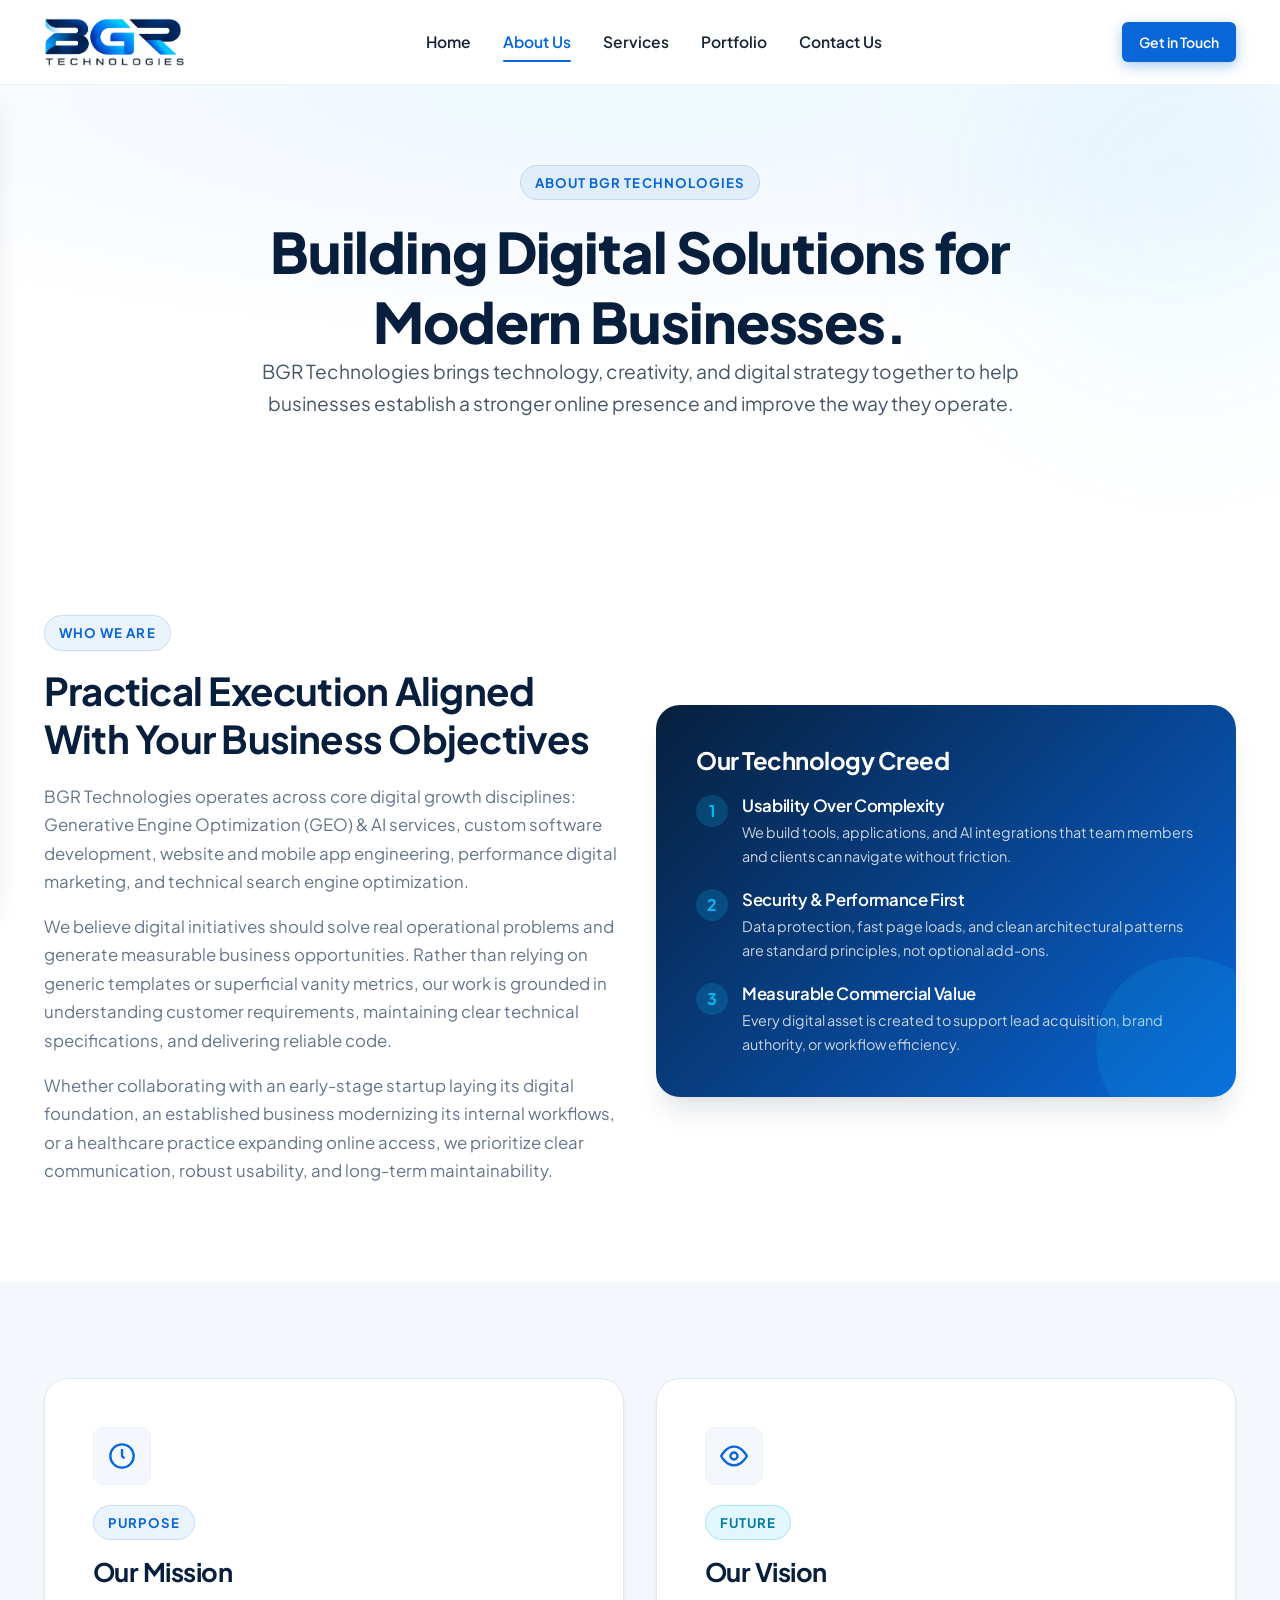
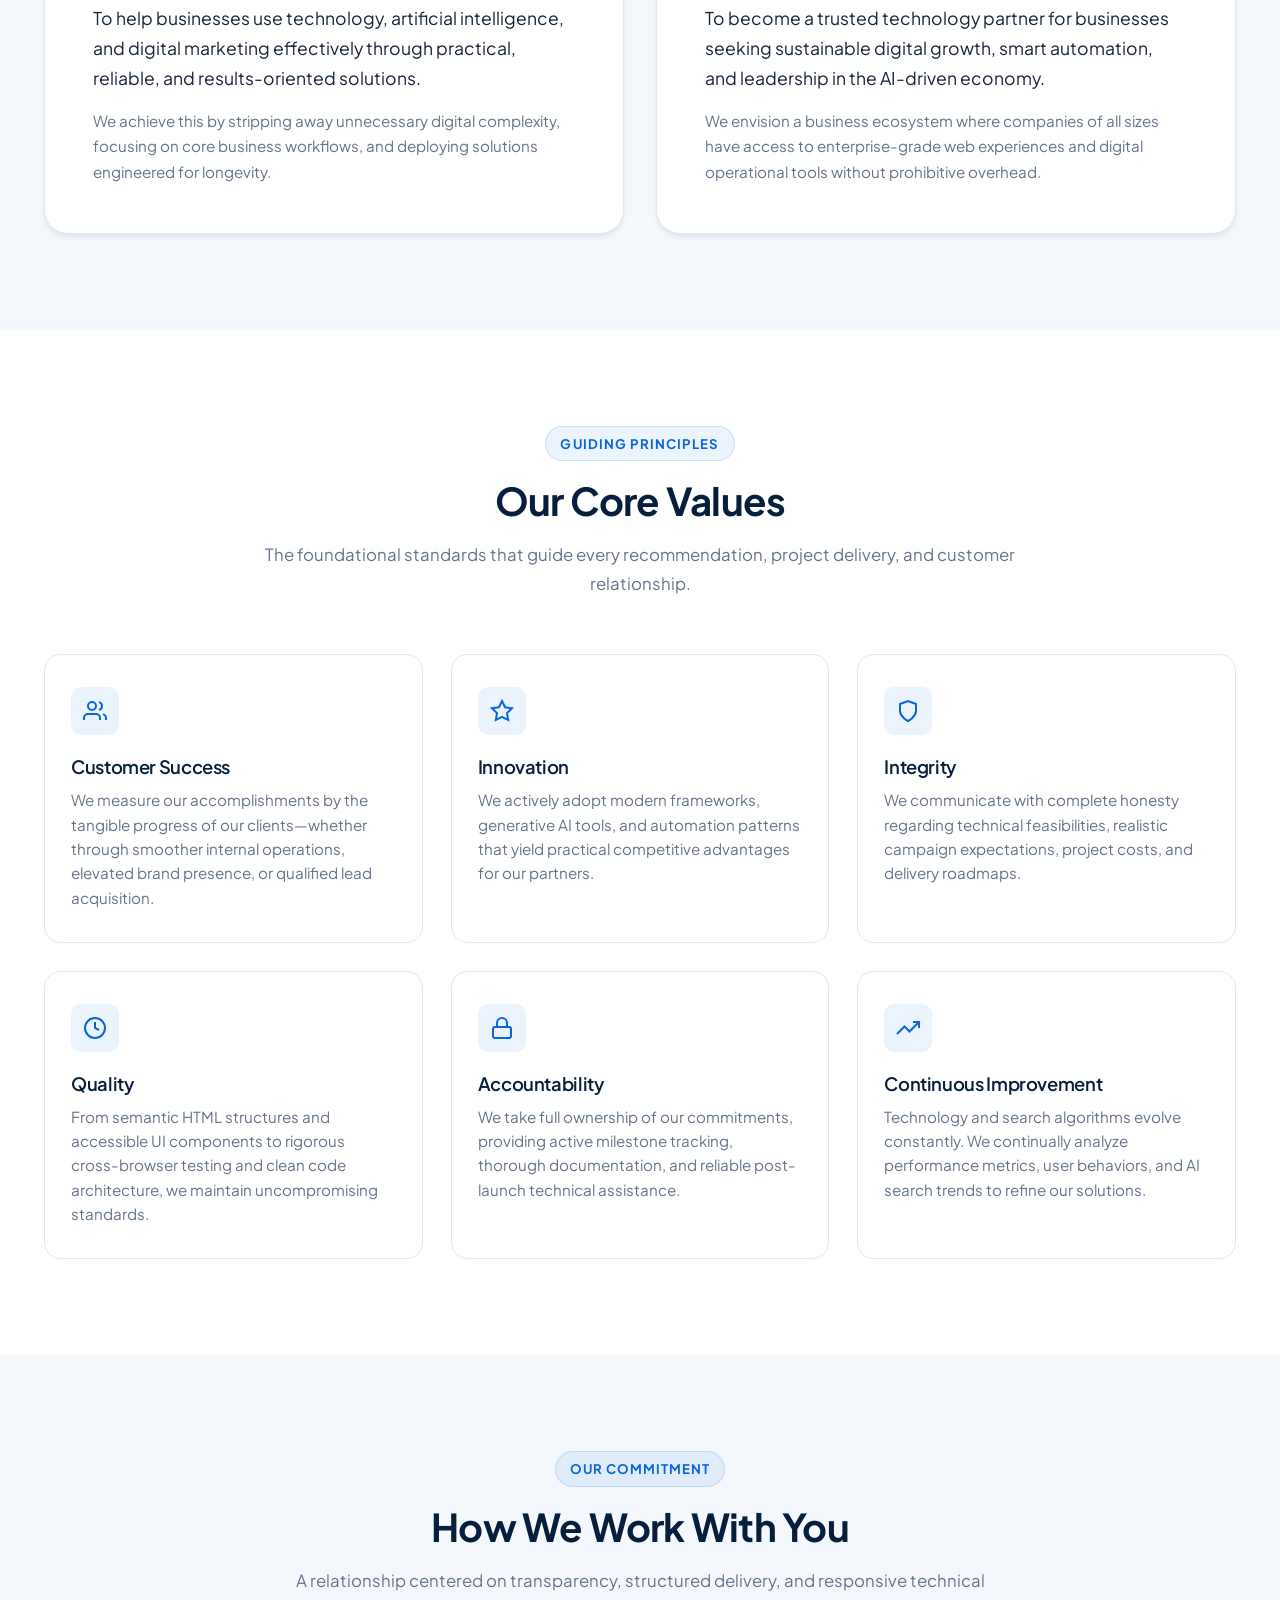
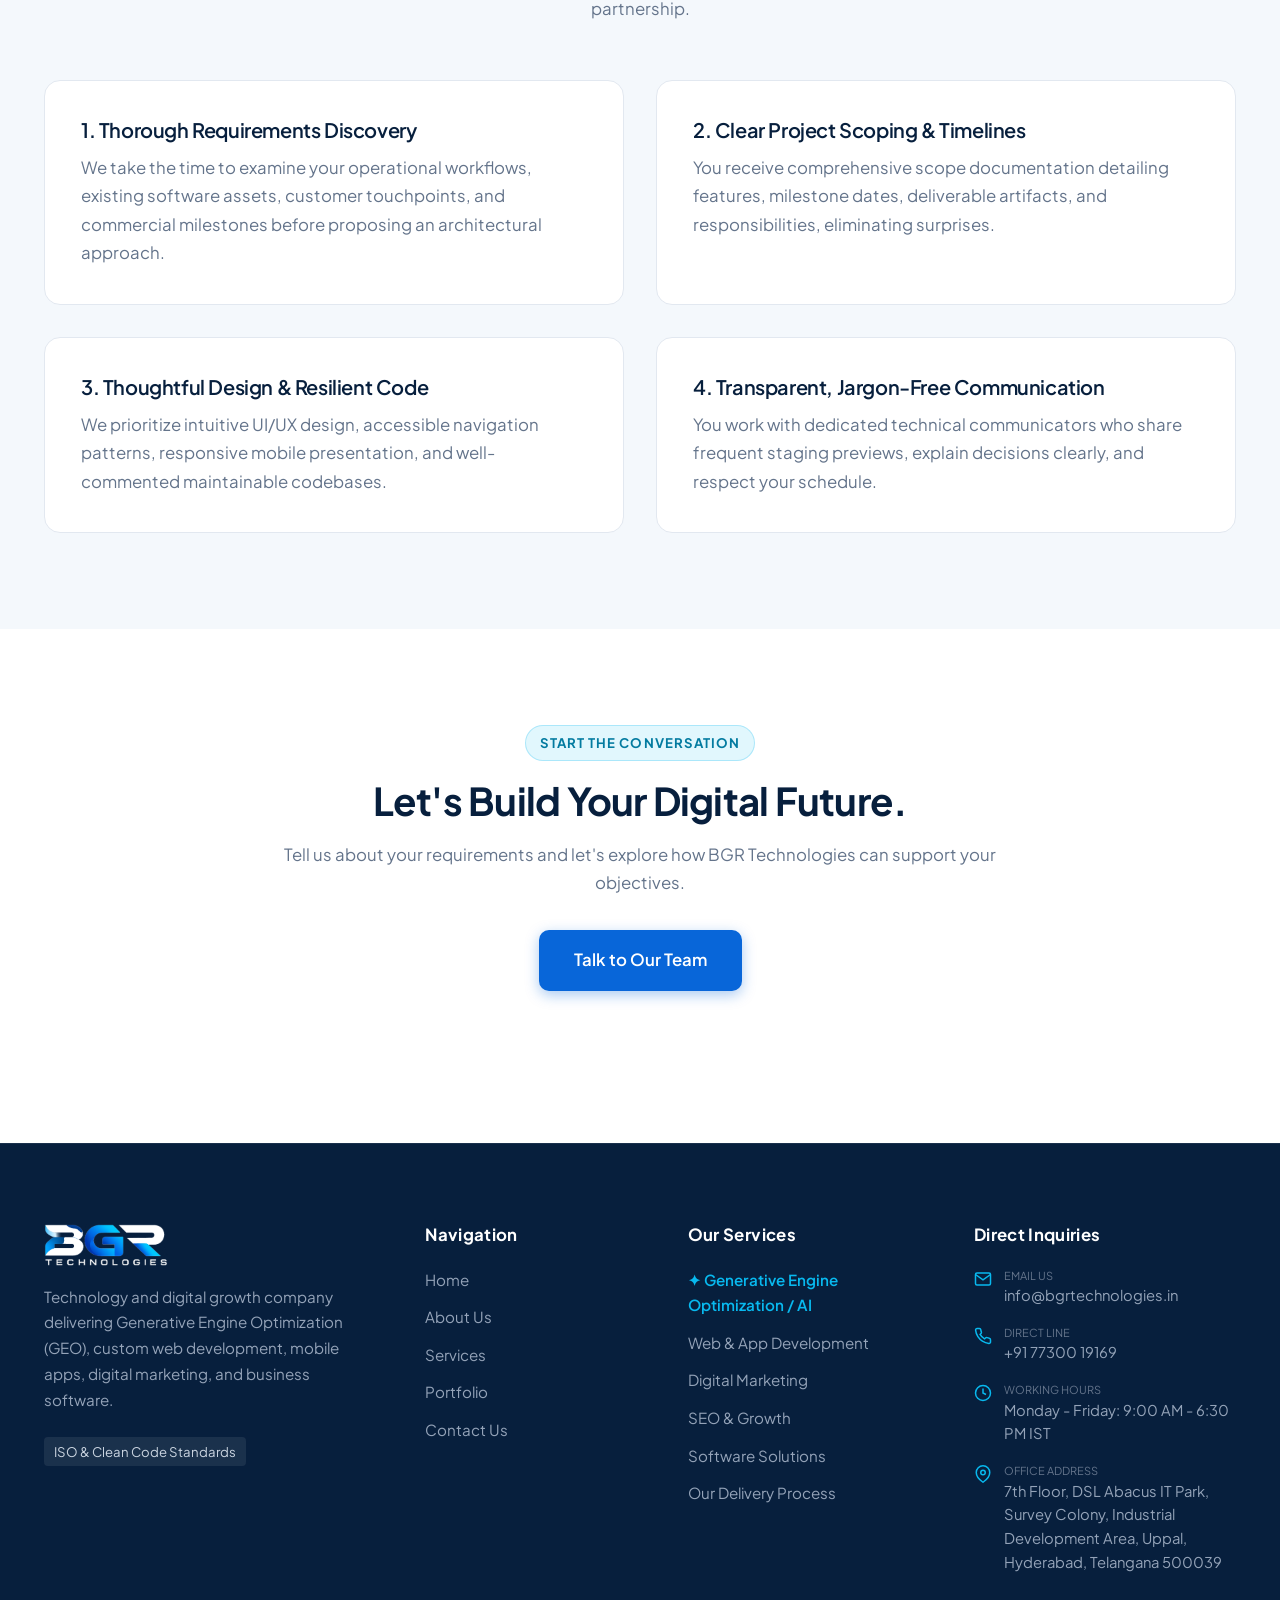
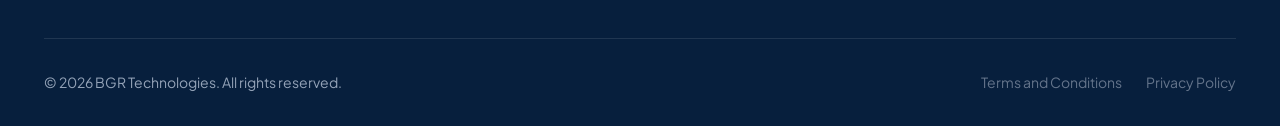
<file: about.html>
<!DOCTYPE html>
<html lang="en">
<head>
    <meta charset="UTF-8">
    <meta name="viewport" content="width=device-width, initial-scale=1.0">
    <title>About Us — Building Digital Solutions for Modern Businesses | BGR Technologies</title>
    <meta name="description" content="Learn about BGR Technologies, our mission, vision, core values, and our commitment to scaling businesses with Generative Engine Optimization, web development, and custom software.">
    <link rel="canonical" href="https://www.bgrtechnologies.in/about.html">

    <!-- Open Graph / Social Sharing -->
    <meta property="og:type" content="website">
    <meta property="og:url" content="https://www.bgrtechnologies.in/about.html">
    <meta property="og:title" content="About Us — Building Digital Solutions for Modern Businesses | BGR Technologies">
    <meta property="og:description" content="Learn about BGR Technologies, our mission, vision, core values, and our commitment to scaling businesses with Generative Engine Optimization, web development, and custom software.">
    <meta property="og:image" content="https://www.bgrtechnologies.in/assets/images/logo-original.png">
    <meta property="og:site_name" content="BGR Technologies">

    <!-- Favicon -->
    <link rel="icon" type="image/png" sizes="32x32" href="assets/images/favicon.png">
    <link rel="icon" type="image/x-icon" href="assets/images/favicon.ico">

    <!-- Stylesheet -->
    <link rel="stylesheet" href="assets/css/style.css">
</head>
<body>
    <!-- Accessibility Skip Link -->
    <a href="#main-content" style="position:absolute; top:-100px; left:16px; background:var(--color-navy); color:#fff; padding:10px 16px; z-index:9999; border-radius:4px; font-weight:600; text-decoration:none;" onfocus="this.style.top='16px'" onblur="this.style.top='-100px'">Skip to main content</a>

    <!-- Global Navigation Header -->
    <header class="site-header" role="banner">
        <div class="container">
            <div class="header-inner">
                <!-- Brand Logo -->
                <a href="index.html" class="brand-logo-wrap" aria-label="BGR Technologies Home">
                    <img src="assets/images/logo.png" alt="BGR Technologies Logo" class="brand-logo" width="180" height="60">
                </a>

                <!-- Desktop Navigation Menu -->
                <nav class="desktop-nav" aria-label="Main Navigation">
                    <a href="index.html" class="nav-link">Home</a>
                    <a href="about.html" class="nav-link active">About Us</a>
                    <a href="services.html" class="nav-link">Services</a>
                    <a href="portfolio.html" class="nav-link">Portfolio</a>
                    <a href="contact.html" class="nav-link">Contact Us</a>
                </nav>

                <!-- Header CTA Button -->
                <div class="header-cta-wrap">
                    <a href="contact.html" class="btn btn-primary btn-sm">Get in Touch</a>
                </div>

                <!-- Mobile Menu Toggle Button -->
                <button class="mobile-nav-toggle" aria-label="Toggle navigation menu" aria-expanded="false" aria-controls="mobileDrawer">
                    <span class="hamburger-line"></span>
                    <span class="hamburger-line"></span>
                    <span class="hamburger-line"></span>
                </button>
            </div>
        </div>
    </header>

    <!-- Mobile Drawer Menu -->
    <div id="mobileDrawer" class="mobile-drawer" aria-label="Mobile Navigation">
        <nav class="mobile-nav-list">
            <a href="index.html" class="mobile-nav-link">Home</a>
            <a href="about.html" class="mobile-nav-link active">About Us</a>
            <a href="services.html" class="mobile-nav-link">Services</a>
            <a href="portfolio.html" class="mobile-nav-link">Portfolio</a>
            <a href="contact.html" class="mobile-nav-link">Contact Us</a>
        </nav>
        <div class="mobile-drawer-footer">
            <a href="contact.html" class="btn btn-primary" style="width: 100%;">Get in Touch</a>
            <p style="font-size: 0.85rem; color: #64748B; margin-top: 16px; text-align: center;">
                BGR Technologies — Technology. Marketing. Growth.
            </p>
        </div>
    </div>

    <!-- Main Content -->
    <main id="main-content">
        <!-- Page Hero -->
        <section class="hero" aria-labelledby="about-hero-heading">
            <div class="container">
                <div class="section-header" style="margin-bottom: 0;">
                    <span class="section-badge">About BGR Technologies</span>
                    <h1 id="about-hero-heading">Building Digital Solutions for Modern Businesses.</h1>
                    <p class="lead" style="max-width: 760px; margin: 0 auto;">
                        BGR Technologies brings technology, creativity, and digital strategy together to help businesses establish a stronger online presence and improve the way they operate.
                    </p>
                </div>
            </div>
        </section>

        <!-- Company Overview -->
        <section class="section" aria-labelledby="overview-heading">
            <div class="container">
                <div class="grid-2" style="align-items: center;">
                    <div>
                        <span class="section-badge">Who We Are</span>
                        <h2 id="overview-heading" style="margin-bottom: 20px;">Practical Execution Aligned With Your Business Objectives</h2>
                        <p style="margin-bottom: 16px;">
                            BGR Technologies operates across core digital growth disciplines: Generative Engine Optimization (GEO) & AI services, custom software development, website and mobile app engineering, performance digital marketing, and technical search engine optimization.
                        </p>
                        <p style="margin-bottom: 16px;">
                            We believe digital initiatives should solve real operational problems and generate measurable business opportunities. Rather than relying on generic templates or superficial vanity metrics, our work is grounded in understanding customer requirements, maintaining clear technical specifications, and delivering reliable code.
                        </p>
                        <p>
                            Whether collaborating with an early-stage startup laying its digital foundation, an established business modernizing its internal workflows, or a healthcare practice expanding online access, we prioritize clear communication, robust usability, and long-term maintainability.
                        </p>
                    </div>
                    <div>
                        <div style="background: linear-gradient(135deg, #071F3D 0%, #0866D9 100%); border-radius: var(--radius-xl); padding: 40px; color: #FFFFFF; box-shadow: var(--shadow-xl); position: relative; overflow: hidden;">
                            <div style="position: absolute; right: -40px; bottom: -40px; width: 180px; height: 180px; border-radius: 50%; background: rgba(8, 185, 239, 0.15); pointer-events: none;"></div>
                            <h3 style="color: #FFFFFF; font-size: 1.5rem; margin-bottom: 20px;">Our Technology Creed</h3>
                            <div style="display: flex; flex-direction: column; gap: 20px;">
                                <div style="display: flex; gap: 14px;">
                                    <div style="width: 32px; height: 32px; border-radius: 50%; background: rgba(8, 185, 239, 0.2); color: #08B9EF; display: flex; align-items: center; justify-content: center; flex-shrink: 0; font-weight: 700;">1</div>
                                    <div>
                                        <h4 style="color: #FFFFFF; font-size: 1.05rem; margin-bottom: 4px;">Usability Over Complexity</h4>
                                        <p style="color: #CBD5E1; font-size: 0.9rem; margin: 0;">We build tools, applications, and AI integrations that team members and clients can navigate without friction.</p>
                                    </div>
                                </div>
                                <div style="display: flex; gap: 14px;">
                                    <div style="width: 32px; height: 32px; border-radius: 50%; background: rgba(8, 185, 239, 0.2); color: #08B9EF; display: flex; align-items: center; justify-content: center; flex-shrink: 0; font-weight: 700;">2</div>
                                    <div>
                                        <h4 style="color: #FFFFFF; font-size: 1.05rem; margin-bottom: 4px;">Security & Performance First</h4>
                                        <p style="color: #CBD5E1; font-size: 0.9rem; margin: 0;">Data protection, fast page loads, and clean architectural patterns are standard principles, not optional add-ons.</p>
                                    </div>
                                </div>
                                <div style="display: flex; gap: 14px;">
                                    <div style="width: 32px; height: 32px; border-radius: 50%; background: rgba(8, 185, 239, 0.2); color: #08B9EF; display: flex; align-items: center; justify-content: center; flex-shrink: 0; font-weight: 700;">3</div>
                                    <div>
                                        <h4 style="color: #FFFFFF; font-size: 1.05rem; margin-bottom: 4px;">Measurable Commercial Value</h4>
                                        <p style="color: #CBD5E1; font-size: 0.9rem; margin: 0;">Every digital asset is created to support lead acquisition, brand authority, or workflow efficiency.</p>
                                    </div>
                                </div>
                            </div>
                        </div>
                    </div>
                </div>
            </div>
        </section>

        <!-- Mission and Vision -->
        <section class="section bg-alt" aria-labelledby="mission-heading">
            <div class="container">
                <div class="grid-2">
                    <div style="background: #FFFFFF; padding: 48px; border-radius: var(--radius-xl); border: 1px solid var(--color-border); box-shadow: var(--shadow-md);">
                        <div class="service-icon-box" style="margin-bottom: 20px;" aria-hidden="true">
                            <svg width="28" height="28" viewBox="0 0 24 24" fill="none" stroke="currentColor" stroke-width="2"><circle cx="12" cy="12" r="10"></circle><polyline points="12 6 12 12 14 14"></polyline></svg>
                        </div>
                        <span class="section-badge">Purpose</span>
                        <h3 id="mission-heading" style="font-size: 1.6rem; margin-bottom: 16px;">Our Mission</h3>
                        <p style="font-size: 1.1rem; line-height: 1.7; color: var(--color-dark);">
                            To help businesses use technology, artificial intelligence, and digital marketing effectively through practical, reliable, and results-oriented solutions.
                        </p>
                        <p style="font-size: 0.95rem; margin-top: 14px;">
                            We achieve this by stripping away unnecessary digital complexity, focusing on core business workflows, and deploying solutions engineered for longevity.
                        </p>
                    </div>

                    <div style="background: #FFFFFF; padding: 48px; border-radius: var(--radius-xl); border: 1px solid var(--color-border); box-shadow: var(--shadow-md);">
                        <div class="service-icon-box" style="margin-bottom: 20px;" aria-hidden="true">
                            <svg width="28" height="28" viewBox="0 0 24 24" fill="none" stroke="currentColor" stroke-width="2"><path d="M1 12s4-8 11-8 11 8 11 8-4 8-11 8-11-8-11-8z"></path><circle cx="12" cy="12" r="3"></circle></svg>
                        </div>
                        <span class="section-badge badge-cyan">Future</span>
                        <h3 style="font-size: 1.6rem; margin-bottom: 16px;">Our Vision</h3>
                        <p style="font-size: 1.1rem; line-height: 1.7; color: var(--color-dark);">
                            To become a trusted technology partner for businesses seeking sustainable digital growth, smart automation, and leadership in the AI-driven economy.
                        </p>
                        <p style="font-size: 0.95rem; margin-top: 14px;">
                            We envision a business ecosystem where companies of all sizes have access to enterprise-grade web experiences and digital operational tools without prohibitive overhead.
                        </p>
                    </div>
                </div>
            </div>
        </section>

        <!-- Core Values -->
        <section class="section" aria-labelledby="values-heading">
            <div class="container">
                <div class="section-header">
                    <span class="section-badge">Guiding Principles</span>
                    <h2 id="values-heading">Our Core Values</h2>
                    <p>The foundational standards that guide every recommendation, project delivery, and customer relationship.</p>
                </div>

                <div class="grid-3">
                    <div class="diff-card">
                        <div class="diff-icon-wrap" aria-hidden="true">
                            <svg width="24" height="24" viewBox="0 0 24 24" fill="none" stroke="currentColor" stroke-width="2"><path d="M17 21v-2a4 4 0 0 0-4-4H5a4 4 0 0 0-4 4v2"></path><circle cx="9" cy="7" r="4"></circle><path d="M23 21v-2a4 4 0 0 0-3-3.87"></path><path d="M16 3.13a4 4 0 0 1 0 7.75"></path></svg>
                        </div>
                        <h4>Customer Success</h4>
                        <p>We measure our accomplishments by the tangible progress of our clients—whether through smoother internal operations, elevated brand presence, or qualified lead acquisition.</p>
                    </div>

                    <div class="diff-card">
                        <div class="diff-icon-wrap" aria-hidden="true">
                            <svg width="24" height="24" viewBox="0 0 24 24" fill="none" stroke="currentColor" stroke-width="2"><polygon points="12 2 15.09 8.26 22 9.27 17 14.14 18.18 21.02 12 17.77 5.82 21.02 7 14.14 2 9.27 8.91 8.26 12 2"></polygon></svg>
                        </div>
                        <h4>Innovation</h4>
                        <p>We actively adopt modern frameworks, generative AI tools, and automation patterns that yield practical competitive advantages for our partners.</p>
                    </div>

                    <div class="diff-card">
                        <div class="diff-icon-wrap" aria-hidden="true">
                            <svg width="24" height="24" viewBox="0 0 24 24" fill="none" stroke="currentColor" stroke-width="2"><path d="M12 22s8-4 8-10V5l-8-3-8 3v7c0 6 8 10 8 10z"></path></svg>
                        </div>
                        <h4>Integrity</h4>
                        <p>We communicate with complete honesty regarding technical feasibilities, realistic campaign expectations, project costs, and delivery roadmaps.</p>
                    </div>

                    <div class="diff-card">
                        <div class="diff-icon-wrap" aria-hidden="true">
                            <svg width="24" height="24" viewBox="0 0 24 24" fill="none" stroke="currentColor" stroke-width="2"><circle cx="12" cy="12" r="10"></circle><polyline points="12 6 12 12 16 14"></polyline></svg>
                        </div>
                        <h4>Quality</h4>
                        <p>From semantic HTML structures and accessible UI components to rigorous cross-browser testing and clean code architecture, we maintain uncompromising standards.</p>
                    </div>

                    <div class="diff-card">
                        <div class="diff-icon-wrap" aria-hidden="true">
                            <svg width="24" height="24" viewBox="0 0 24 24" fill="none" stroke="currentColor" stroke-width="2"><rect x="3" y="11" width="18" height="11" rx="2" ry="2"></rect><path d="M7 11V7a5 5 0 0 1 10 0v4"></path></svg>
                        </div>
                        <h4>Accountability</h4>
                        <p>We take full ownership of our commitments, providing active milestone tracking, thorough documentation, and reliable post-launch technical assistance.</p>
                    </div>

                    <div class="diff-card">
                        <div class="diff-icon-wrap" aria-hidden="true">
                            <svg width="24" height="24" viewBox="0 0 24 24" fill="none" stroke="currentColor" stroke-width="2"><polyline points="23 6 13.5 15.5 8.5 10.5 1 18"></polyline><polyline points="17 6 23 6 23 12"></polyline></svg>
                        </div>
                        <h4>Continuous Improvement</h4>
                        <p>Technology and search algorithms evolve constantly. We continually analyze performance metrics, user behaviors, and AI search trends to refine our solutions.</p>
                    </div>
                </div>
            </div>
        </section>

        <!-- How We Work -->
        <section class="section bg-alt" aria-labelledby="work-heading">
            <div class="container">
                <div class="section-header">
                    <span class="section-badge">Our Commitment</span>
                    <h2 id="work-heading">How We Work With You</h2>
                    <p>A relationship centered on transparency, structured delivery, and responsive technical partnership.</p>
                </div>

                <div class="grid-2">
                    <div style="background: #FFFFFF; padding: 36px; border-radius: var(--radius-lg); border: 1px solid var(--color-border);">
                        <h4 style="font-size: 1.25rem; margin-bottom: 12px; color: var(--color-navy);">1. Thorough Requirements Discovery</h4>
                        <p>We take the time to examine your operational workflows, existing software assets, customer touchpoints, and commercial milestones before proposing an architectural approach.</p>
                    </div>

                    <div style="background: #FFFFFF; padding: 36px; border-radius: var(--radius-lg); border: 1px solid var(--color-border);">
                        <h4 style="font-size: 1.25rem; margin-bottom: 12px; color: var(--color-navy);">2. Clear Project Scoping & Timelines</h4>
                        <p>You receive comprehensive scope documentation detailing features, milestone dates, deliverable artifacts, and responsibilities, eliminating surprises.</p>
                    </div>

                    <div style="background: #FFFFFF; padding: 36px; border-radius: var(--radius-lg); border: 1px solid var(--color-border);">
                        <h4 style="font-size: 1.25rem; margin-bottom: 12px; color: var(--color-navy);">3. Thoughtful Design & Resilient Code</h4>
                        <p>We prioritize intuitive UI/UX design, accessible navigation patterns, responsive mobile presentation, and well-commented maintainable codebases.</p>
                    </div>

                    <div style="background: #FFFFFF; padding: 36px; border-radius: var(--radius-lg); border: 1px solid var(--color-border);">
                        <h4 style="font-size: 1.25rem; margin-bottom: 12px; color: var(--color-navy);">4. Transparent, Jargon-Free Communication</h4>
                        <p>You work with dedicated technical communicators who share frequent staging previews, explain decisions clearly, and respect your schedule.</p>
                    </div>
                </div>
            </div>
        </section>

        <!-- Page Specific CTA -->
        <section class="section">
            <div class="container text-center">
                <div class="section-header">
                    <span class="section-badge badge-cyan">Start The Conversation</span>
                    <h2>Let's Build Your Digital Future.</h2>
                    <p>Tell us about your requirements and let's explore how BGR Technologies can support your objectives.</p>
                    <div style="margin-top: 32px;">
                        <a href="contact.html" class="btn btn-primary btn-lg">Talk to Our Team</a>
                    </div>
                </div>
            </div>
        </section>
    </main>

    <!-- Global Footer -->
    <footer class="site-footer" role="contentinfo">
        <div class="container">
            <div class="footer-grid">
                <!-- Column 1: Brand -->
                <div class="footer-brand">
                    <a href="index.html" aria-label="BGR Technologies Home">
                        <img src="assets/images/logo-white.png" alt="BGR Technologies" class="footer-logo" width="160" height="52">
                    </a>
                    <p>
                        Technology and digital growth company delivering Generative Engine Optimization (GEO), custom web development, mobile apps, digital marketing, and business software.
                    </p>
                    <div style="display: flex; gap: 12px; margin-top: 16px;">
                        <span style="font-size: 0.825rem; background: rgba(255,255,255,0.08); padding: 4px 10px; border-radius: 4px; color: #CBD5E1;">ISO & Clean Code Standards</span>
                    </div>
                </div>

                <!-- Column 2: Quick Links -->
                <div class="footer-col">
                    <h4>Navigation</h4>
                    <ul class="footer-links">
                        <li><a href="index.html">Home</a></li>
                        <li><a href="about.html">About Us</a></li>
                        <li><a href="services.html">Services</a></li>
                        <li><a href="portfolio.html">Portfolio</a></li>
                        <li><a href="contact.html">Contact Us</a></li>
                    </ul>
                </div>

                <!-- Column 3: Services -->
                <div class="footer-col">
                    <h4>Our Services</h4>
                    <ul class="footer-links">
                        <li><a href="services.html#geo-ai-services" style="color: var(--color-cyan); font-weight: 600;">✦ Generative Engine Optimization / AI</a></li>
                        <li><a href="services.html#web-app-development">Web & App Development</a></li>
                        <li><a href="services.html#digital-marketing">Digital Marketing</a></li>
                        <li><a href="services.html#seo-growth">SEO & Growth</a></li>
                        <li><a href="services.html#software-solutions">Software Solutions</a></li>
                        <li><a href="services.html#delivery-process">Our Delivery Process</a></li>
                    </ul>
                </div>

                <!-- Column 4: Contact -->
                <div class="footer-col">
                    <h4>Direct Inquiries</h4>
                    <div class="footer-contact-list">
                        <div class="contact-item">
                            <svg class="contact-icon" viewBox="0 0 24 24" fill="none" stroke="currentColor" stroke-width="2"><path d="M4 4h16c1.1 0 2 .9 2 2v12c0 1.1-.9 2-2 2H4c-1.1 0-2-.9-2-2V6c0-1.1.9-2 2-2z"></path><polyline points="22,6 12,13 2,6"></polyline></svg>
                            <div>
                                <span style="display:block; font-size: 11px; text-transform: uppercase; color: #64748B;">Email Us</span>
                                <a href="mailto:info@bgrtechnologies.in">info@bgrtechnologies.in</a>
                            </div>
                        </div>

                        <div class="contact-item">
                            <svg class="contact-icon" viewBox="0 0 24 24" fill="none" stroke="currentColor" stroke-width="2"><path d="M22 16.92v3a2 2 0 0 1-2.18 2 19.79 19.79 0 0 1-8.63-3.07 19.5 19.5 0 0 1-6-6 19.79 19.79 0 0 1-3.07-8.67A2 2 0 0 1 4.11 2h3a2 2 0 0 1 2 1.72 12.84 12.84 0 0 0 .7 2.81 2 2 0 0 1-.45 2.11L8.09 9.91a16 16 0 0 0 6 6l1.27-1.27a2 2 0 0 1 2.11-.45 12.84 12.84 0 0 0 2.81.7A2 2 0 0 1 22 16.92z"></path></svg>
                            <div>
                                <span style="display:block; font-size: 11px; text-transform: uppercase; color: #64748B;">Direct Line</span>
                                <span class="safe-phone" data-nosnippet data-enc="KzkxIDc3MzAwIDE5MTY5" data-raw="KzkxNzczMDAxOTE2OQ==">
                                    <span style="font-size: 12px; color: #94A3B8;">[Click to Reveal Phone]</span>
                                </span>
                            </div>
                        </div>

                        <div class="contact-item">
                            <svg class="contact-icon" viewBox="0 0 24 24" fill="none" stroke="currentColor" stroke-width="2"><circle cx="12" cy="12" r="10"></circle><polyline points="12 6 12 12 16 14"></polyline></svg>
                            <div>
                                <span style="display:block; font-size: 11px; text-transform: uppercase; color: #64748B;">Working Hours</span>
                                <span>Monday - Friday: 9:00 AM - 6:30 PM IST</span>
                            </div>
                        </div>

                        <div class="contact-item">
                            <svg class="contact-icon" viewBox="0 0 24 24" fill="none" stroke="currentColor" stroke-width="2"><path d="M21 10c0 7-9 13-9 13s-9-6-9-13a9 9 0 0 1 18 0z"></path><circle cx="12" cy="10" r="3"></circle></svg>
                            <div>
                                <span style="display:block; font-size: 11px; text-transform: uppercase; color: #64748B;">Office Address</span>
                                <span>7th Floor, DSL Abacus IT Park, Survey Colony, Industrial Development Area, Uppal, Hyderabad, Telangana 500039</span>
                            </div>
                        </div>
                    </div>
                </div>
            </div>

            <!-- Footer Bottom -->
            <div class="footer-bottom">
                <div>
                    &copy; 2026 BGR Technologies. All rights reserved.
                </div>
                <div class="footer-legal-links">
                    <a href="terms.html">Terms and Conditions</a>
                    <a href="privacy.html">Privacy Policy</a>
                </div>
            </div>
        </div>
    </footer>

    <!-- Client Script -->
    <script src="assets/js/main.js"></script>
</body>
</html>
</file>
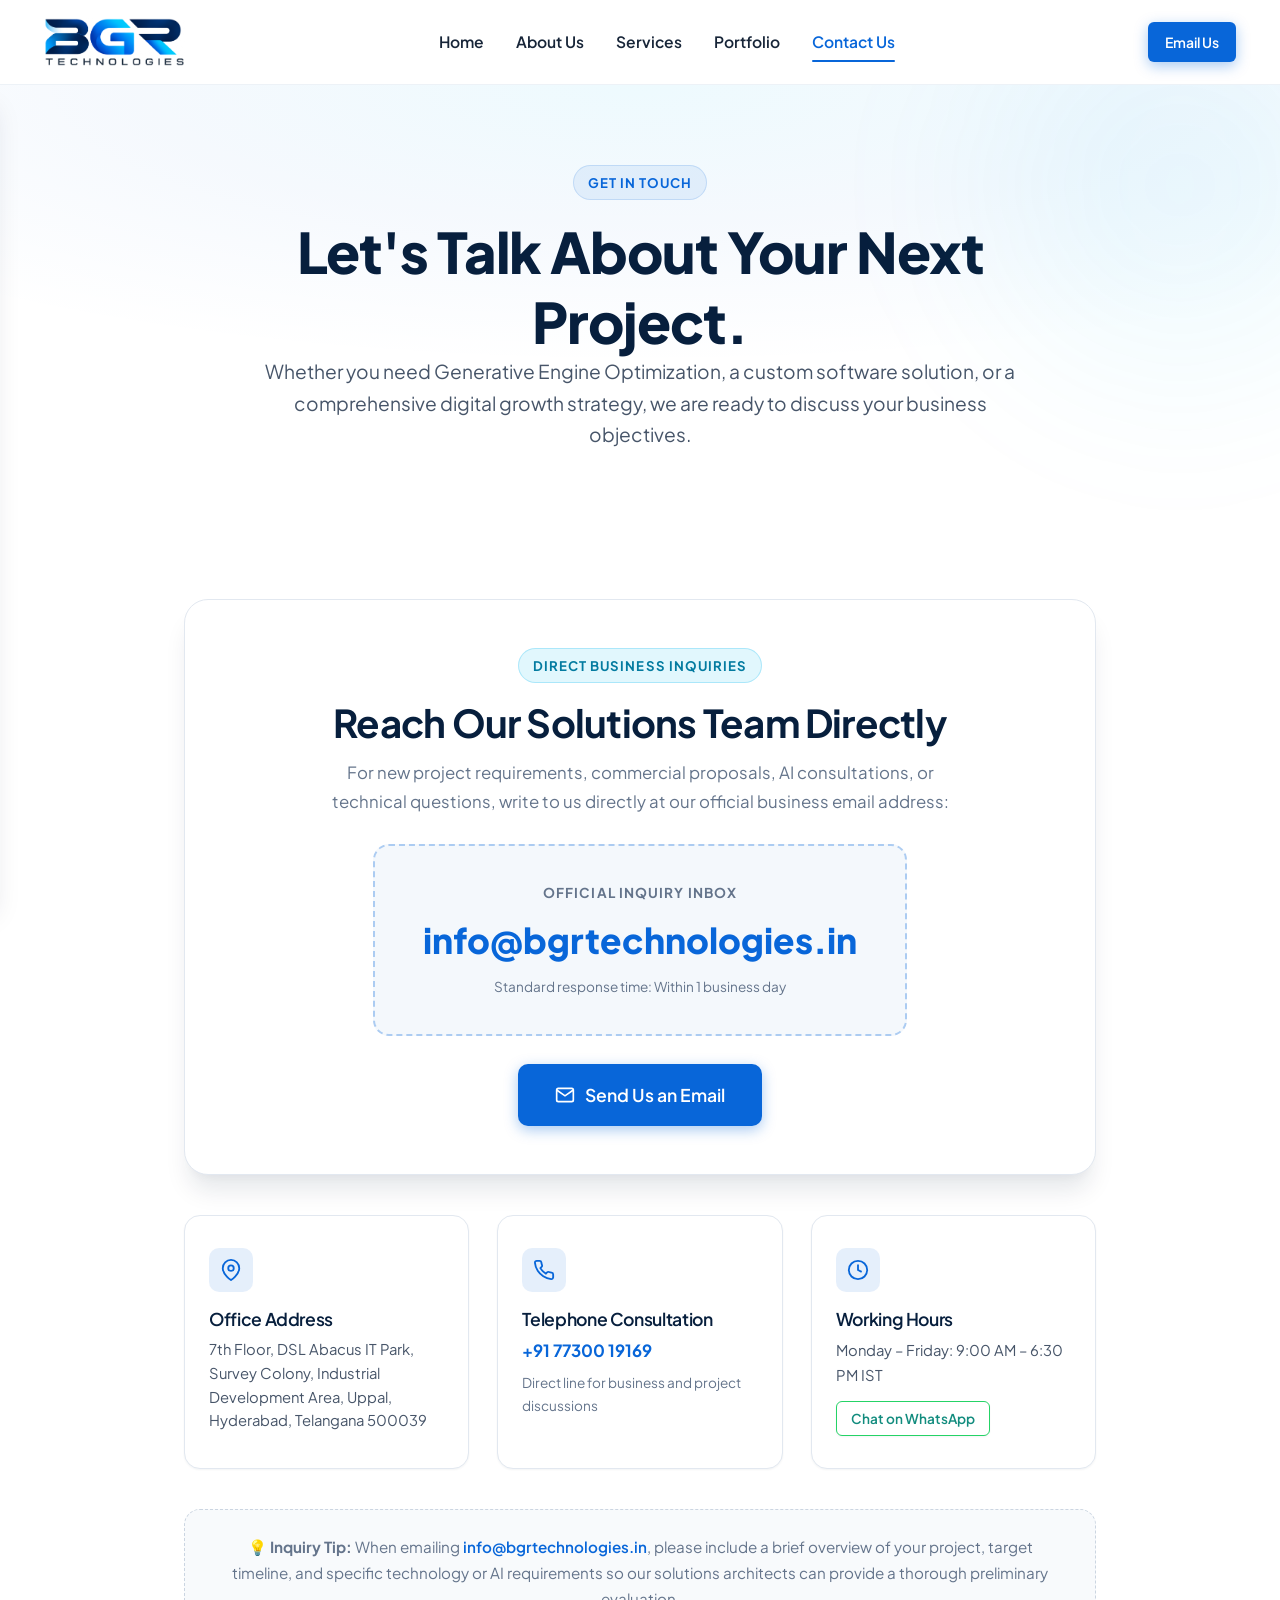
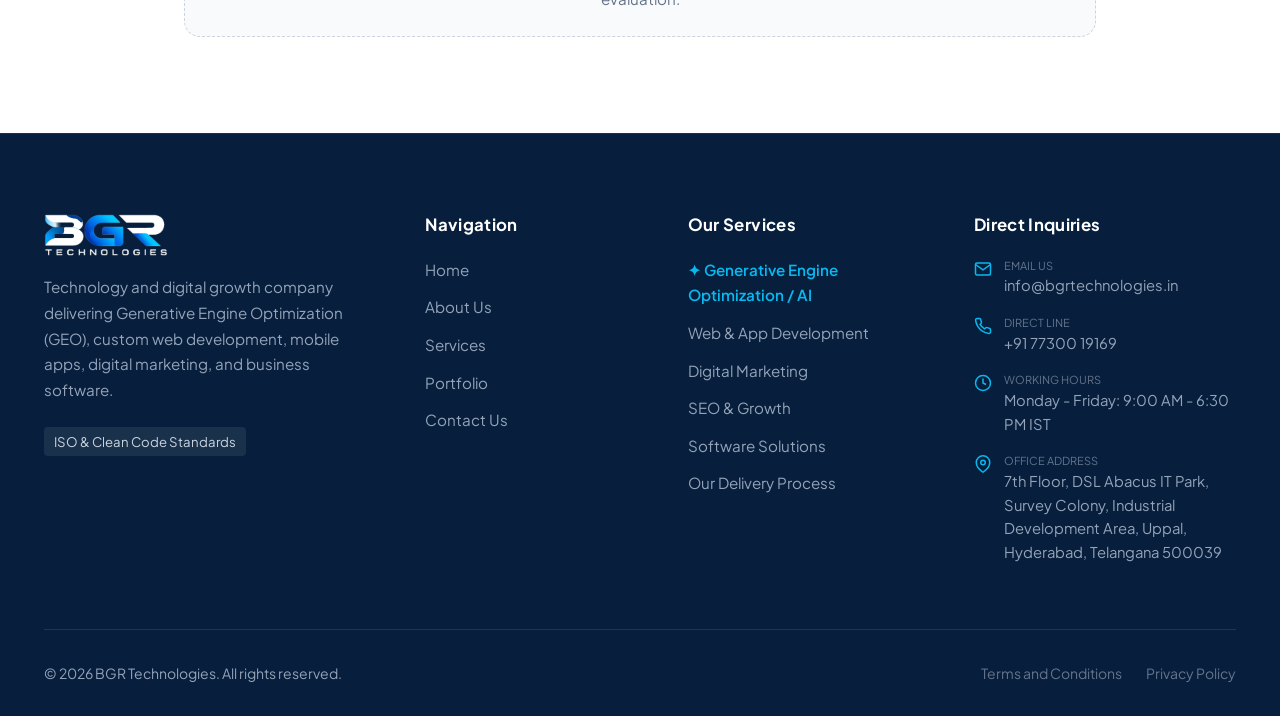
<file: contact.html>
<!DOCTYPE html>
<html lang="en">
<head>
    <meta charset="UTF-8">
    <meta name="viewport" content="width=device-width, initial-scale=1.0">
    <title>Contact Us — Connect With BGR Technologies</title>
    <meta name="description" content="Get in touch with BGR Technologies for Generative Engine Optimization (GEO), AI services, web development, custom software, and digital growth. Email info@bgrtechnologies.in.">
    <link rel="canonical" href="https://www.bgrtechnologies.in/contact.html">

    <!-- Open Graph / Social Sharing -->
    <meta property="og:type" content="website">
    <meta property="og:url" content="https://www.bgrtechnologies.in/contact.html">
    <meta property="og:title" content="Contact Us — Connect With BGR Technologies">
    <meta property="og:description" content="Get in touch with BGR Technologies for Generative Engine Optimization (GEO), AI services, web development, custom software, and digital growth. Email info@bgrtechnologies.in.">
    <meta property="og:image" content="https://www.bgrtechnologies.in/assets/images/logo-original.png">
    <meta property="og:site_name" content="BGR Technologies">

    <!-- Favicon -->
    <link rel="icon" type="image/png" sizes="32x32" href="assets/images/favicon.png">
    <link rel="icon" type="image/x-icon" href="assets/images/favicon.ico">

    <!-- Stylesheet -->
    <link rel="stylesheet" href="assets/css/style.css">
</head>
<body>
    <!-- Accessibility Skip Link -->
    <a href="#main-content" style="position:absolute; top:-100px; left:16px; background:var(--color-navy); color:#fff; padding:10px 16px; z-index:9999; border-radius:4px; font-weight:600; text-decoration:none;" onfocus="this.style.top='16px'" onblur="this.style.top='-100px'">Skip to main content</a>

    <!-- Global Navigation Header -->
    <header class="site-header" role="banner">
        <div class="container">
            <div class="header-inner">
                <!-- Brand Logo -->
                <a href="index.html" class="brand-logo-wrap" aria-label="BGR Technologies Home">
                    <img src="assets/images/logo.png" alt="BGR Technologies Logo" class="brand-logo" width="180" height="60">
                </a>

                <!-- Desktop Navigation Menu -->
                <nav class="desktop-nav" aria-label="Main Navigation">
                    <a href="index.html" class="nav-link">Home</a>
                    <a href="about.html" class="nav-link">About Us</a>
                    <a href="services.html" class="nav-link">Services</a>
                    <a href="portfolio.html" class="nav-link">Portfolio</a>
                    <a href="contact.html" class="nav-link active">Contact Us</a>
                </nav>

                <!-- Header CTA Button -->
                <div class="header-cta-wrap">
                    <a href="mailto:info@bgrtechnologies.in" class="btn btn-primary btn-sm">Email Us</a>
                </div>

                <!-- Mobile Menu Toggle Button -->
                <button class="mobile-nav-toggle" aria-label="Toggle navigation menu" aria-expanded="false" aria-controls="mobileDrawer">
                    <span class="hamburger-line"></span>
                    <span class="hamburger-line"></span>
                    <span class="hamburger-line"></span>
                </button>
            </div>
        </div>
    </header>

    <!-- Mobile Drawer Menu -->
    <div id="mobileDrawer" class="mobile-drawer" aria-label="Mobile Navigation">
        <nav class="mobile-nav-list">
            <a href="index.html" class="mobile-nav-link">Home</a>
            <a href="about.html" class="mobile-nav-link">About Us</a>
            <a href="services.html" class="mobile-nav-link">Services</a>
            <a href="portfolio.html" class="mobile-nav-link">Portfolio</a>
            <a href="contact.html" class="mobile-nav-link active">Contact Us</a>
        </nav>
        <div class="mobile-drawer-footer">
            <a href="mailto:info@bgrtechnologies.in" class="btn btn-primary" style="width: 100%;">Email Us</a>
            <p style="font-size: 0.85rem; color: #64748B; margin-top: 16px; text-align: center;">
                BGR Technologies — Technology. Marketing. Growth.
            </p>
        </div>
    </div>

    <!-- Main Content -->
    <main id="main-content">
        <!-- Contact Hero -->
        <section class="hero" aria-labelledby="contact-hero-heading">
            <div class="container">
                <div class="section-header" style="margin-bottom: 0;">
                    <span class="section-badge">Get in Touch</span>
                    <h1 id="contact-hero-heading">Let's Talk About Your Next Project.</h1>
                    <p class="lead" style="max-width: 780px; margin: 0 auto;">
                        Whether you need Generative Engine Optimization, a custom software solution, or a comprehensive digital growth strategy, we are ready to discuss your business objectives.
                    </p>
                </div>
            </div>
        </section>

        <!-- Primary Contact Feature (Email info@bgrtechnologies.in) -->
        <section class="section" style="padding-top: 48px;">
            <div class="container" style="max-width: 960px;">
                <!-- Main Email Card -->
                <div class="contact-hero-card">
                    <span class="section-badge badge-cyan">Direct Business Inquiries</span>
                    <h2 style="font-size: clamp(1.8rem, 3.2vw, 2.4rem); color: var(--color-navy); margin-bottom: 12px;">
                        Reach Our Solutions Team Directly
                    </h2>
                    <p style="color: #64748B; max-width: 620px; margin: 0 auto; font-size: 1.05rem;">
                        For new project requirements, commercial proposals, AI consultations, or technical questions, write to us directly at our official business email address:
                    </p>

                    <div class="contact-email-box">
                        <span style="font-size: 0.85rem; font-weight: 700; text-transform: uppercase; letter-spacing: 0.08em; color: var(--color-slate); margin-bottom: 8px;">Official Inquiry Inbox</span>
                        <a href="mailto:info@bgrtechnologies.in" class="contact-email-link">info@bgrtechnologies.in</a>
                        <span style="font-size: 0.85rem; color: var(--color-slate); margin-top: 8px;">Standard response time: Within 1 business day</span>
                    </div>

                    <div>
                        <a href="mailto:info@bgrtechnologies.in" class="btn btn-primary btn-lg" style="font-size: 1.1rem; padding: 16px 36px;">
                            <svg width="20" height="20" viewBox="0 0 24 24" fill="none" stroke="currentColor" stroke-width="2"><path d="M4 4h16c1.1 0 2 .9 2 2v12c0 1.1-.9 2-2 2H4c-1.1 0-2-.9-2-2V6c0-1.1.9-2 2-2z"></path><polyline points="22,6 12,13 2,6"></polyline></svg>
                            <span>Send Us an Email</span>
                        </a>
                    </div>
                </div>

                <!-- Verified Contact Channels Grid -->
                <div class="grid-3" style="margin-top: 40px;">
                    <!-- Office Address Card -->
                    <div style="background: #FFFFFF; border: 1px solid var(--color-border); border-radius: var(--radius-lg); padding: 32px 24px; box-shadow: var(--shadow-sm);">
                        <div style="width: 44px; height: 44px; border-radius: var(--radius-md); background: rgba(8, 102, 217, 0.1); color: var(--color-royal); display: flex; align-items: center; justify-content: center; margin-bottom: 16px;">
                            <svg width="22" height="22" viewBox="0 0 24 24" fill="none" stroke="currentColor" stroke-width="2"><path d="M21 10c0 7-9 13-9 13s-9-6-9-13a9 9 0 0 1 18 0z"></path><circle cx="12" cy="10" r="3"></circle></svg>
                        </div>
                        <h4 style="font-size: 1.1rem; color: var(--color-navy); margin-bottom: 8px;">Office Address</h4>
                        <p style="font-size: 0.925rem; color: #475569; line-height: 1.6; margin: 0;">
                            7th Floor, DSL Abacus IT Park, Survey Colony, Industrial Development Area, Uppal, Hyderabad, Telangana 500039
                        </p>
                    </div>

                    <!-- Direct Line Card (Search-Engine Protected) -->
                    <div style="background: #FFFFFF; border: 1px solid var(--color-border); border-radius: var(--radius-lg); padding: 32px 24px; box-shadow: var(--shadow-sm);">
                        <div style="width: 44px; height: 44px; border-radius: var(--radius-md); background: rgba(8, 102, 217, 0.1); color: var(--color-royal); display: flex; align-items: center; justify-content: center; margin-bottom: 16px;">
                            <svg width="22" height="22" viewBox="0 0 24 24" fill="none" stroke="currentColor" stroke-width="2"><path d="M22 16.92v3a2 2 0 0 1-2.18 2 19.79 19.79 0 0 1-8.63-3.07 19.5 19.5 0 0 1-6-6 19.79 19.79 0 0 1-3.07-8.67A2 2 0 0 1 4.11 2h3a2 2 0 0 1 2 1.72 12.84 12.84 0 0 0 .7 2.81 2 2 0 0 1-.45 2.11L8.09 9.91a16 16 0 0 0 6 6l1.27-1.27a2 2 0 0 1 2.11-.45 12.84 12.84 0 0 0 2.81.7A2 2 0 0 1 22 16.92z"></path></svg>
                        </div>
                        <h4 style="font-size: 1.1rem; color: var(--color-navy); margin-bottom: 8px;">Telephone Consultation</h4>
                        <div style="font-size: 1.05rem; font-weight: 700; color: var(--color-royal); margin-bottom: 6px;">
                            <span class="safe-phone" data-nosnippet data-enc="KzkxIDc3MzAwIDE5MTY5" data-raw="KzkxNzczMDAxOTE2OQ==">
                                <span style="font-size: 13px; color: #94A3B8;">[Click to Reveal Phone]</span>
                            </span>
                        </div>
                        <p style="font-size: 0.85rem; color: #64748B; margin: 0;">Direct line for business and project discussions</p>
                    </div>

                    <!-- Business Hours & WhatsApp -->
                    <div style="background: #FFFFFF; border: 1px solid var(--color-border); border-radius: var(--radius-lg); padding: 32px 24px; box-shadow: var(--shadow-sm);">
                        <div style="width: 44px; height: 44px; border-radius: var(--radius-md); background: rgba(8, 102, 217, 0.1); color: var(--color-royal); display: flex; align-items: center; justify-content: center; margin-bottom: 16px;">
                            <svg width="22" height="22" viewBox="0 0 24 24" fill="none" stroke="currentColor" stroke-width="2"><circle cx="12" cy="12" r="10"></circle><polyline points="12 6 12 12 16 14"></polyline></svg>
                        </div>
                        <h4 style="font-size: 1.1rem; color: var(--color-navy); margin-bottom: 8px;">Working Hours</h4>
                        <p style="font-size: 0.925rem; color: #475569; margin-bottom: 12px;">
                            Monday – Friday: 9:00 AM – 6:30 PM IST
                        </p>
                        <a href="#" class="safe-whatsapp btn btn-secondary btn-sm" data-raw="OTE3NzMwMDE5MTY5" style="border-color: #25D366; color: #128C7E; font-size: 0.85rem; padding: 6px 14px;">
                            <span>Chat on WhatsApp</span>
                        </a>
                    </div>
                </div>

                <!-- Collaborative Note -->
                <div style="background: #F8FAFC; border: 1px dashed #CBD5E1; border-radius: var(--radius-lg); padding: 24px 32px; margin-top: 40px; text-align: center;">
                    <p style="font-size: 0.95rem; color: #64748B; margin: 0;">
                        💡 <strong>Inquiry Tip:</strong> When emailing <a href="mailto:info@bgrtechnologies.in" style="color: var(--color-royal); font-weight: 600;">info@bgrtechnologies.in</a>, please include a brief overview of your project, target timeline, and specific technology or AI requirements so our solutions architects can provide a thorough preliminary evaluation.
                    </p>
                </div>
            </div>
        </section>
    </main>

    <!-- Global Footer -->
    <footer class="site-footer" role="contentinfo">
        <div class="container">
            <div class="footer-grid">
                <!-- Column 1: Brand -->
                <div class="footer-brand">
                    <a href="index.html" aria-label="BGR Technologies Home">
                        <img src="assets/images/logo-white.png" alt="BGR Technologies" class="footer-logo" width="160" height="52">
                    </a>
                    <p>
                        Technology and digital growth company delivering Generative Engine Optimization (GEO), custom web development, mobile apps, digital marketing, and business software.
                    </p>
                    <div style="display: flex; gap: 12px; margin-top: 16px;">
                        <span style="font-size: 0.825rem; background: rgba(255,255,255,0.08); padding: 4px 10px; border-radius: 4px; color: #CBD5E1;">ISO & Clean Code Standards</span>
                    </div>
                </div>

                <!-- Column 2: Quick Links -->
                <div class="footer-col">
                    <h4>Navigation</h4>
                    <ul class="footer-links">
                        <li><a href="index.html">Home</a></li>
                        <li><a href="about.html">About Us</a></li>
                        <li><a href="services.html">Services</a></li>
                        <li><a href="portfolio.html">Portfolio</a></li>
                        <li><a href="contact.html">Contact Us</a></li>
                    </ul>
                </div>

                <!-- Column 3: Services -->
                <div class="footer-col">
                    <h4>Our Services</h4>
                    <ul class="footer-links">
                        <li><a href="services.html#geo-ai-services" style="color: var(--color-cyan); font-weight: 600;">✦ Generative Engine Optimization / AI</a></li>
                        <li><a href="services.html#web-app-development">Web & App Development</a></li>
                        <li><a href="services.html#digital-marketing">Digital Marketing</a></li>
                        <li><a href="services.html#seo-growth">SEO & Growth</a></li>
                        <li><a href="services.html#software-solutions">Software Solutions</a></li>
                        <li><a href="services.html#delivery-process">Our Delivery Process</a></li>
                    </ul>
                </div>

                <!-- Column 4: Contact -->
                <div class="footer-col">
                    <h4>Direct Inquiries</h4>
                    <div class="footer-contact-list">
                        <div class="contact-item">
                            <svg class="contact-icon" viewBox="0 0 24 24" fill="none" stroke="currentColor" stroke-width="2"><path d="M4 4h16c1.1 0 2 .9 2 2v12c0 1.1-.9 2-2 2H4c-1.1 0-2-.9-2-2V6c0-1.1.9-2 2-2z"></path><polyline points="22,6 12,13 2,6"></polyline></svg>
                            <div>
                                <span style="display:block; font-size: 11px; text-transform: uppercase; color: #64748B;">Email Us</span>
                                <a href="mailto:info@bgrtechnologies.in">info@bgrtechnologies.in</a>
                            </div>
                        </div>

                        <div class="contact-item">
                            <svg class="contact-icon" viewBox="0 0 24 24" fill="none" stroke="currentColor" stroke-width="2"><path d="M22 16.92v3a2 2 0 0 1-2.18 2 19.79 19.79 0 0 1-8.63-3.07 19.5 19.5 0 0 1-6-6 19.79 19.79 0 0 1-3.07-8.67A2 2 0 0 1 4.11 2h3a2 2 0 0 1 2 1.72 12.84 12.84 0 0 0 .7 2.81 2 2 0 0 1-.45 2.11L8.09 9.91a16 16 0 0 0 6 6l1.27-1.27a2 2 0 0 1 2.11-.45 12.84 12.84 0 0 0 2.81.7A2 2 0 0 1 22 16.92z"></path></svg>
                            <div>
                                <span style="display:block; font-size: 11px; text-transform: uppercase; color: #64748B;">Direct Line</span>
                                <span class="safe-phone" data-nosnippet data-enc="KzkxIDc3MzAwIDE5MTY5" data-raw="KzkxNzczMDAxOTE2OQ==">
                                    <span style="font-size: 12px; color: #94A3B8;">[Click to Reveal Phone]</span>
                                </span>
                            </div>
                        </div>

                        <div class="contact-item">
                            <svg class="contact-icon" viewBox="0 0 24 24" fill="none" stroke="currentColor" stroke-width="2"><circle cx="12" cy="12" r="10"></circle><polyline points="12 6 12 12 16 14"></polyline></svg>
                            <div>
                                <span style="display:block; font-size: 11px; text-transform: uppercase; color: #64748B;">Working Hours</span>
                                <span>Monday - Friday: 9:00 AM - 6:30 PM IST</span>
                            </div>
                        </div>

                        <div class="contact-item">
                            <svg class="contact-icon" viewBox="0 0 24 24" fill="none" stroke="currentColor" stroke-width="2"><path d="M21 10c0 7-9 13-9 13s-9-6-9-13a9 9 0 0 1 18 0z"></path><circle cx="12" cy="10" r="3"></circle></svg>
                            <div>
                                <span style="display:block; font-size: 11px; text-transform: uppercase; color: #64748B;">Office Address</span>
                                <span>7th Floor, DSL Abacus IT Park, Survey Colony, Industrial Development Area, Uppal, Hyderabad, Telangana 500039</span>
                            </div>
                        </div>
                    </div>
                </div>
            </div>

            <!-- Footer Bottom -->
            <div class="footer-bottom">
                <div>
                    &copy; 2026 BGR Technologies. All rights reserved.
                </div>
                <div class="footer-legal-links">
                    <a href="terms.html">Terms and Conditions</a>
                    <a href="privacy.html">Privacy Policy</a>
                </div>
            </div>
        </div>
    </footer>

    <!-- Client Script -->
    <script src="assets/js/main.js"></script>
</body>
</html>
</file>
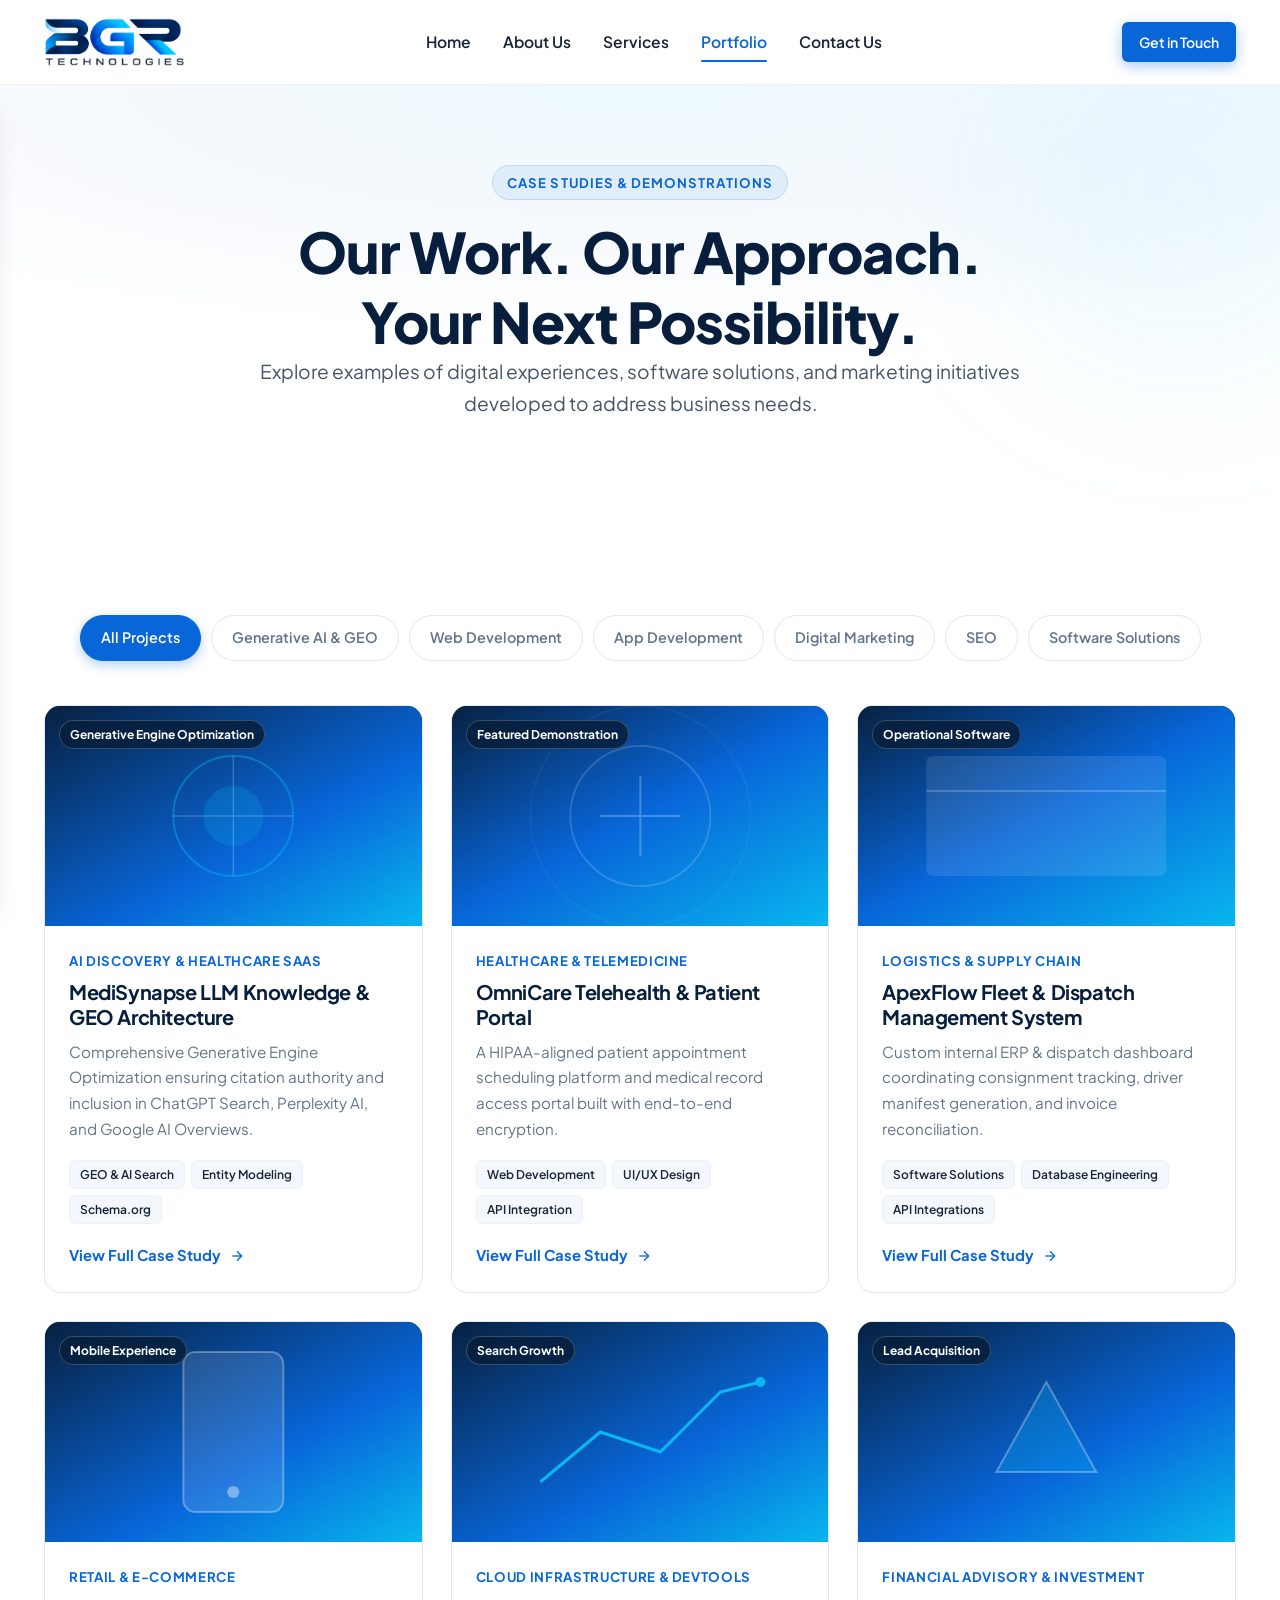
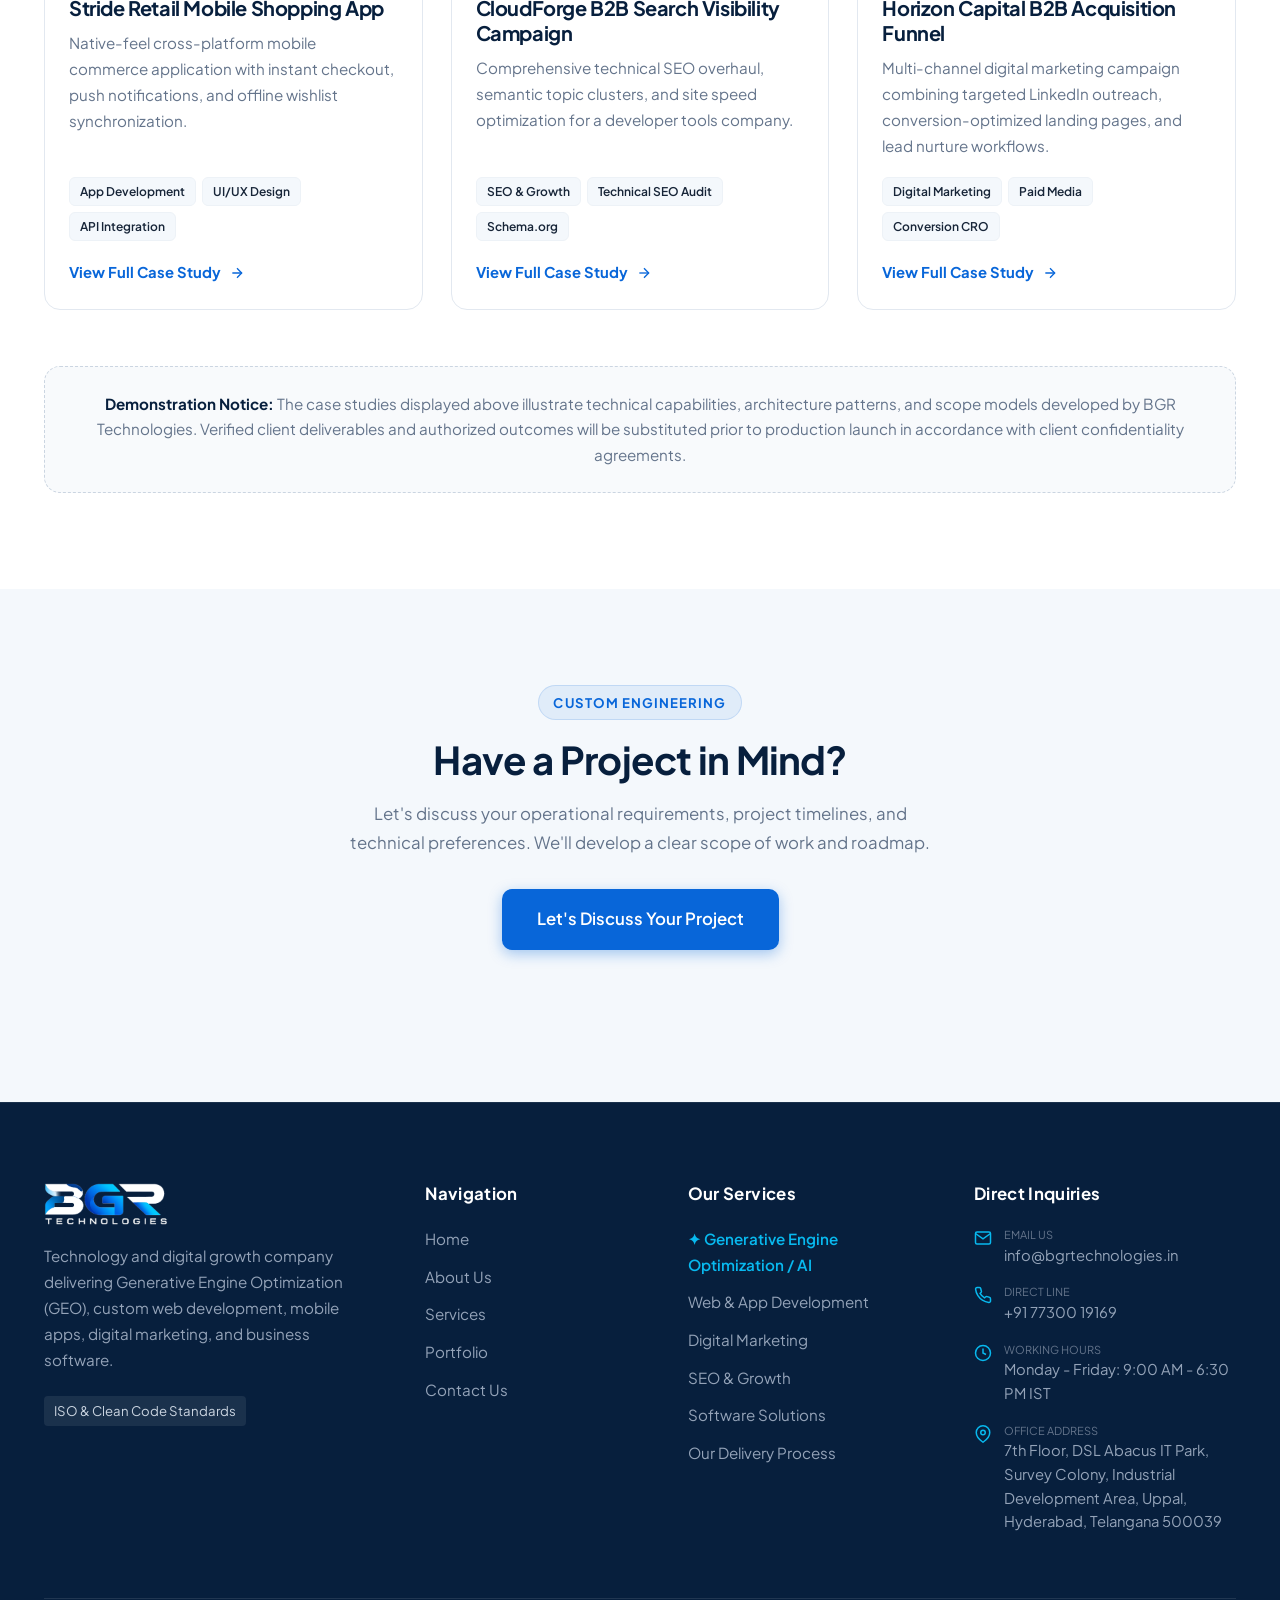
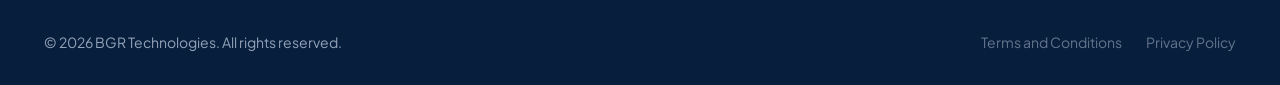
<file: portfolio.html>
<!DOCTYPE html>
<html lang="en">
<head>
    <meta charset="UTF-8">
    <meta name="viewport" content="width=device-width, initial-scale=1.0">
    <title>Portfolio — Case Studies & Digital Solutions | BGR Technologies</title>
    <meta name="description" content="Explore BGR Technologies portfolio of web applications, mobile platforms, software tools, and digital growth campaigns engineered for modern businesses.">
    <link rel="canonical" href="https://www.bgrtechnologies.in/portfolio.html">

    <!-- Open Graph / Social Sharing -->
    <meta property="og:type" content="website">
    <meta property="og:url" content="https://www.bgrtechnologies.in/portfolio.html">
    <meta property="og:title" content="Portfolio — Case Studies & Digital Solutions | BGR Technologies">
    <meta property="og:description" content="Explore BGR Technologies portfolio of web applications, mobile platforms, software tools, and digital growth campaigns engineered for modern businesses.">
    <meta property="og:image" content="https://www.bgrtechnologies.in/assets/images/logo-original.png">
    <meta property="og:site_name" content="BGR Technologies">

    <!-- Favicon -->
    <link rel="icon" type="image/png" sizes="32x32" href="assets/images/favicon.png">
    <link rel="icon" type="image/x-icon" href="assets/images/favicon.ico">

    <!-- Stylesheet -->
    <link rel="stylesheet" href="assets/css/style.css">
</head>
<body>
    <!-- Accessibility Skip Link -->
    <a href="#main-content" style="position:absolute; top:-100px; left:16px; background:var(--color-navy); color:#fff; padding:10px 16px; z-index:9999; border-radius:4px; font-weight:600; text-decoration:none;" onfocus="this.style.top='16px'" onblur="this.style.top='-100px'">Skip to main content</a>

    <!-- Global Navigation Header -->
    <header class="site-header" role="banner">
        <div class="container">
            <div class="header-inner">
                <!-- Brand Logo -->
                <a href="index.html" class="brand-logo-wrap" aria-label="BGR Technologies Home">
                    <img src="assets/images/logo.png" alt="BGR Technologies Logo" class="brand-logo" width="180" height="60">
                </a>

                <!-- Desktop Navigation Menu -->
                <nav class="desktop-nav" aria-label="Main Navigation">
                    <a href="index.html" class="nav-link">Home</a>
                    <a href="about.html" class="nav-link">About Us</a>
                    <a href="services.html" class="nav-link">Services</a>
                    <a href="portfolio.html" class="nav-link active">Portfolio</a>
                    <a href="contact.html" class="nav-link">Contact Us</a>
                </nav>

                <!-- Header CTA Button -->
                <div class="header-cta-wrap">
                    <a href="contact.html" class="btn btn-primary btn-sm">Get in Touch</a>
                </div>

                <!-- Mobile Menu Toggle Button -->
                <button class="mobile-nav-toggle" aria-label="Toggle navigation menu" aria-expanded="false" aria-controls="mobileDrawer">
                    <span class="hamburger-line"></span>
                    <span class="hamburger-line"></span>
                    <span class="hamburger-line"></span>
                </button>
            </div>
        </div>
    </header>

    <!-- Mobile Drawer Menu -->
    <div id="mobileDrawer" class="mobile-drawer" aria-label="Mobile Navigation">
        <nav class="mobile-nav-list">
            <a href="index.html" class="mobile-nav-link">Home</a>
            <a href="about.html" class="mobile-nav-link">About Us</a>
            <a href="services.html" class="mobile-nav-link">Services</a>
            <a href="portfolio.html" class="mobile-nav-link active">Portfolio</a>
            <a href="contact.html" class="mobile-nav-link">Contact Us</a>
        </nav>
        <div class="mobile-drawer-footer">
            <a href="contact.html" class="btn btn-primary" style="width: 100%;">Get in Touch</a>
            <p style="font-size: 0.85rem; color: #64748B; margin-top: 16px; text-align: center;">
                BGR Technologies — Technology. Marketing. Growth.
            </p>
        </div>
    </div>

    <!-- Main Content -->
    <main id="main-content">
        <!-- Portfolio Hero -->
        <section class="hero" aria-labelledby="portfolio-hero-heading">
            <div class="container">
                <div class="section-header" style="margin-bottom: 0;">
                    <span class="section-badge">Case Studies & Demonstrations</span>
                    <h1 id="portfolio-hero-heading">Our Work. Our Approach. Your Next Possibility.</h1>
                    <p class="lead" style="max-width: 780px; margin: 0 auto;">
                        Explore examples of digital experiences, software solutions, and marketing initiatives developed to address business needs.
                    </p>
                </div>
            </div>
        </section>

        <!-- Portfolio Main Section -->
        <section class="section" aria-labelledby="catalog-heading">
            <div class="container">
                <!-- Interactive Category Filters -->
                <nav class="filter-nav" aria-label="Portfolio Category Filter">
                    <button class="filter-btn active" data-filter="all">All Projects</button>
                    <button class="filter-btn" data-filter="geo-ai">Generative AI & GEO</button>
                    <button class="filter-btn" data-filter="web-development">Web Development</button>
                    <button class="filter-btn" data-filter="app-development">App Development</button>
                    <button class="filter-btn" data-filter="digital-marketing">Digital Marketing</button>
                    <button class="filter-btn" data-filter="seo">SEO</button>
                    <button class="filter-btn" data-filter="software-solutions">Software Solutions</button>
                </nav>

                <!-- Project Grid -->
                <div class="grid-3" id="portfolioGrid">
                    <!-- Project 1: Generative AI & GEO -->
                    <div class="portfolio-item-wrap" data-category="geo-ai" style="display: flex; transition: all 0.3s ease;">
                        <article class="portfolio-card" style="width: 100%;">
                            <div class="portfolio-thumbnail">
                                <svg viewBox="0 0 400 220" width="100%" height="100%" preserveAspectRatio="xMidYMid slice" aria-hidden="true">
                                    <defs>
                                        <linearGradient id="grad-geo" x1="0%" y1="0%" x2="100%" y2="100%">
                                            <stop offset="0%" stop-color="#071F3D"/>
                                            <stop offset="60%" stop-color="#0866D9"/>
                                            <stop offset="100%" stop-color="#08B9EF"/>
                                        </linearGradient>
                                    </defs>
                                    <rect width="400" height="220" fill="url(#grad-geo)"/>
                                    <circle cx="200" cy="110" r="60" fill="none" stroke="rgba(8, 185, 239, 0.4)" stroke-width="2"/>
                                    <circle cx="200" cy="110" r="30" fill="rgba(8, 185, 239, 0.2)"/>
                                    <path d="M140 110 L260 110 M200 50 L200 170" stroke="rgba(255,255,255,0.2)" stroke-width="1.5"/>
                                </svg>
                                <span class="portfolio-badge-overlay">Generative Engine Optimization</span>
                            </div>
                            <div class="portfolio-content">
                                <span class="portfolio-industry">AI Discovery & Healthcare SaaS</span>
                                <h3>MediSynapse LLM Knowledge & GEO Architecture</h3>
                                <p>Comprehensive Generative Engine Optimization ensuring citation authority and inclusion in ChatGPT Search, Perplexity AI, and Google AI Overviews.</p>
                                <div class="portfolio-tags">
                                    <span class="tag-chip">GEO & AI Search</span>
                                    <span class="tag-chip">Entity Modeling</span>
                                    <span class="tag-chip">Schema.org</span>
                                </div>
                                <button class="card-link view-project-btn" data-project='{"id":"medisynapse-geo","title":"MediSynapse LLM Knowledge & GEO Architecture","category":"Generative AI & GEO","industry":"Healthcare SaaS","challenge":"A healthcare intelligence platform was losing search traffic as users transitioned to conversational AI search tools where their brand was omitted from synthesized answers.","solution":"Engineered authoritative knowledge graph entities, structured semantic markup for LLM ingestion, and published peer-referenced benchmark studies indexed by major AI crawlers.","scope":"AI engine visibility audit, entity modeling, semantic citation architecture, conversational query alignment, and Perplexity/Gemini monitoring.","technologies":["Generative Engine Optimization (GEO)","Knowledge Graph","Schema.org","Wikidata Entities","Vector Indexing"],"results":"Achieved consistent direct citation in over 70% of relevant clinical intelligence prompts across Perplexity and Google AI Overviews."}'>
                                    <span>View Full Case Study</span>
                                    <svg width="16" height="16" viewBox="0 0 24 24" fill="none" stroke="currentColor" stroke-width="2"><line x1="5" y1="12" x2="19" y2="12"></line><polyline points="12 5 19 12 12 19"></polyline></svg>
                                </button>
                            </div>
                        </article>
                    </div>

                    <!-- Project 2: Web Development -->
                    <div class="portfolio-item-wrap" data-category="web-development" style="display: flex; transition: all 0.3s ease;">
                        <article class="portfolio-card" style="width: 100%;">
                            <div class="portfolio-thumbnail">
                                <svg viewBox="0 0 400 220" width="100%" height="100%" preserveAspectRatio="xMidYMid slice" aria-hidden="true">
                                    <defs>
                                        <linearGradient id="grad-pf-1" x1="0%" y1="0%" x2="100%" y2="100%">
                                            <stop offset="0%" stop-color="#071F3D"/>
                                            <stop offset="50%" stop-color="#0866D9"/>
                                            <stop offset="100%" stop-color="#08B9EF"/>
                                        </linearGradient>
                                    </defs>
                                    <rect width="400" height="220" fill="url(#grad-pf-1)"/>
                                    <circle cx="200" cy="110" r="70" fill="none" stroke="rgba(255,255,255,0.15)" stroke-width="2"/>
                                    <circle cx="200" cy="110" r="110" fill="none" stroke="rgba(255,255,255,0.08)" stroke-width="1"/>
                                    <path d="M160 110 L240 110 M200 70 L200 150" stroke="rgba(255,255,255,0.25)" stroke-width="2"/>
                                </svg>
                                <span class="portfolio-badge-overlay">Featured Demonstration</span>
                            </div>
                            <div class="portfolio-content">
                                <span class="portfolio-industry">Healthcare & Telemedicine</span>
                                <h3>OmniCare Telehealth & Patient Portal</h3>
                                <p>A HIPAA-aligned patient appointment scheduling platform and medical record access portal built with end-to-end encryption.</p>
                                <div class="portfolio-tags">
                                    <span class="tag-chip">Web Development</span>
                                    <span class="tag-chip">UI/UX Design</span>
                                    <span class="tag-chip">API Integration</span>
                                </div>
                                <button class="card-link view-project-btn" data-project='{"id":"omni-care-portal","title":"OmniCare Telehealth & Patient Portal","category":"Web Development","industry":"Healthcare & Telemedicine","challenge":"A regional healthcare network required a unified patient portal to reduce phone booking volume and provide patients with secure digital lab report delivery.","solution":"Architected a zero-friction, accessible web portal with OTP authentication, real-time doctor availability calendars, automated SMS appointment reminders, and encrypted records storage.","scope":"Patient onboarding flow, responsive doctor scheduling dashboard, teleconsultation audio/video room, automated notifications, and FHIR-compliant API endpoints.","technologies":["React","Node.js / Express","PostgreSQL","Tailwind CSS","WebRTC"],"results":"Demonstration prototype demonstrating 65% reduction in appointment intake friction and 100% mobile responsive accessibility."}'>
                                    <span>View Full Case Study</span>
                                    <svg width="16" height="16" viewBox="0 0 24 24" fill="none" stroke="currentColor" stroke-width="2"><line x1="5" y1="12" x2="19" y2="12"></line><polyline points="12 5 19 12 12 19"></polyline></svg>
                                </button>
                            </div>
                        </article>
                    </div>

                    <!-- Project 3: Software Solutions -->
                    <div class="portfolio-item-wrap" data-category="software-solutions" style="display: flex; transition: all 0.3s ease;">
                        <article class="portfolio-card" style="width: 100%;">
                            <div class="portfolio-thumbnail">
                                <svg viewBox="0 0 400 220" width="100%" height="100%" preserveAspectRatio="xMidYMid slice" aria-hidden="true">
                                    <defs>
                                        <linearGradient id="grad-pf-2" x1="0%" y1="0%" x2="100%" y2="100%">
                                            <stop offset="0%" stop-color="#071F3D"/>
                                            <stop offset="50%" stop-color="#0866D9"/>
                                            <stop offset="100%" stop-color="#08B9EF"/>
                                        </linearGradient>
                                    </defs>
                                    <rect width="400" height="220" fill="url(#grad-pf-2)"/>
                                    <rect x="80" y="50" width="240" height="120" rx="6" fill="rgba(255,255,255,0.1)"/>
                                    <line x1="80" y1="85" x2="320" y2="85" stroke="rgba(255,255,255,0.2)" stroke-width="2"/>
                                </svg>
                                <span class="portfolio-badge-overlay">Operational Software</span>
                            </div>
                            <div class="portfolio-content">
                                <span class="portfolio-industry">Logistics & Supply Chain</span>
                                <h3>ApexFlow Fleet & Dispatch Management System</h3>
                                <p>Custom internal ERP & dispatch dashboard coordinating consignment tracking, driver manifest generation, and invoice reconciliation.</p>
                                <div class="portfolio-tags">
                                    <span class="tag-chip">Software Solutions</span>
                                    <span class="tag-chip">Database Engineering</span>
                                    <span class="tag-chip">API Integrations</span>
                                </div>
                                <button class="card-link view-project-btn" data-project='{"id":"apex-logistics-crm","title":"ApexFlow Fleet & Dispatch Management System","category":"Software Solutions","industry":"Logistics & Supply Chain","challenge":"A logistics carrier relied on disjointed spreadsheets and paper manifests, causing tracking delays, billing discrepancies, and manual route bottlenecks.","solution":"Constructed a centralized web dashboard featuring real-time consignment milestone updates, dynamic driver assignment, automated PDF invoice generation, and role-based permissions.","scope":"Operations dashboard, fleet database, client tracking lookup, manifest generator, and automated email/SMS status triggers.","technologies":["Custom Software","MySQL / PostgreSQL","Vue.js","REST APIs","Chart.js"],"results":"Demonstrates automated manifest generation in under 2 seconds and complete consignment traceability from intake to delivery."}'>
                                    <span>View Full Case Study</span>
                                    <svg width="16" height="16" viewBox="0 0 24 24" fill="none" stroke="currentColor" stroke-width="2"><line x1="5" y1="12" x2="19" y2="12"></line><polyline points="12 5 19 12 12 19"></polyline></svg>
                                </button>
                            </div>
                        </article>
                    </div>

                    <!-- Project 4: App Development -->
                    <div class="portfolio-item-wrap" data-category="app-development" style="display: flex; transition: all 0.3s ease;">
                        <article class="portfolio-card" style="width: 100%;">
                            <div class="portfolio-thumbnail">
                                <svg viewBox="0 0 400 220" width="100%" height="100%" preserveAspectRatio="xMidYMid slice" aria-hidden="true">
                                    <defs>
                                        <linearGradient id="grad-pf-app" x1="0%" y1="0%" x2="100%" y2="100%">
                                            <stop offset="0%" stop-color="#071F3D"/>
                                            <stop offset="60%" stop-color="#0866D9"/>
                                            <stop offset="100%" stop-color="#08B9EF"/>
                                        </linearGradient>
                                    </defs>
                                    <rect width="400" height="220" fill="url(#grad-pf-app)"/>
                                    <rect x="150" y="30" width="100" height="160" rx="12" fill="rgba(255,255,255,0.12)" stroke="rgba(255,255,255,0.3)" stroke-width="2"/>
                                    <circle cx="200" cy="170" r="6" fill="rgba(255,255,255,0.4)"/>
                                </svg>
                                <span class="portfolio-badge-overlay">Mobile Experience</span>
                            </div>
                            <div class="portfolio-content">
                                <span class="portfolio-industry">Retail & E-Commerce</span>
                                <h3>Stride Retail Mobile Shopping App</h3>
                                <p>Native-feel cross-platform mobile commerce application with instant checkout, push notifications, and offline wishlist synchronization.</p>
                                <div class="portfolio-tags">
                                    <span class="tag-chip">App Development</span>
                                    <span class="tag-chip">UI/UX Design</span>
                                    <span class="tag-chip">API Integration</span>
                                </div>
                                <button class="card-link view-project-btn" data-project='{"id":"stride-commerce-app","title":"Stride Retail Mobile Shopping App","category":"App Development","industry":"Retail & E-Commerce","challenge":"An omnichannel retailer experienced high cart abandonment on mobile web browsers and required a dedicated fast mobile app.","solution":"Created an intuitive mobile app featuring biometrics authentication, 1-click UPI / Apple Pay checkout, and flash-sale push notifications.","scope":"Cross-platform mobile code, inventory API integration, secure payment gateway, and push notification automation.","technologies":["Flutter / React Native","Node.js","Stripe & UPI APIs","Firebase"],"results":"Demonstrates streamlined 3-step checkout experience and 60fps fluid UI transitions."}'>
                                    <span>View Full Case Study</span>
                                    <svg width="16" height="16" viewBox="0 0 24 24" fill="none" stroke="currentColor" stroke-width="2"><line x1="5" y1="12" x2="19" y2="12"></line><polyline points="12 5 19 12 12 19"></polyline></svg>
                                </button>
                            </div>
                        </article>
                    </div>

                    <!-- Project 5: SEO & Growth -->
                    <div class="portfolio-item-wrap" data-category="seo" style="display: flex; transition: all 0.3s ease;">
                        <article class="portfolio-card" style="width: 100%;">
                            <div class="portfolio-thumbnail">
                                <svg viewBox="0 0 400 220" width="100%" height="100%" preserveAspectRatio="xMidYMid slice" aria-hidden="true">
                                    <defs>
                                        <linearGradient id="grad-pf-seo" x1="0%" y1="0%" x2="100%" y2="100%">
                                            <stop offset="0%" stop-color="#071F3D"/>
                                            <stop offset="60%" stop-color="#0866D9"/>
                                            <stop offset="100%" stop-color="#08B9EF"/>
                                        </linearGradient>
                                    </defs>
                                    <rect width="400" height="220" fill="url(#grad-pf-seo)"/>
                                    <polyline points="100,160 160,110 220,130 280,70 320,60" fill="none" stroke="#08B9EF" stroke-width="3"/>
                                    <circle cx="320" cy="60" r="5" fill="#08B9EF"/>
                                </svg>
                                <span class="portfolio-badge-overlay">Search Growth</span>
                            </div>
                            <div class="portfolio-content">
                                <span class="portfolio-industry">Cloud Infrastructure & DevTools</span>
                                <h3>CloudForge B2B Search Visibility Campaign</h3>
                                <p>Comprehensive technical SEO overhaul, semantic topic clusters, and site speed optimization for a developer tools company.</p>
                                <div class="portfolio-tags">
                                    <span class="tag-chip">SEO & Growth</span>
                                    <span class="tag-chip">Technical SEO Audit</span>
                                    <span class="tag-chip">Schema.org</span>
                                </div>
                                <button class="card-link view-project-btn" data-project='{"id":"cloud-forge-seo","title":"CloudForge B2B Search Visibility Campaign","category":"SEO","industry":"Cloud Infrastructure & DevTools","challenge":"A B2B infrastructure provider had substantial website crawl errors, missing schema markups, and zero top-10 visibility for commercial keywords.","solution":"Implemented comprehensive technical fixes (canonicalization, XML sitemaps, semantic headings), engineered 12 high-intent topic clusters, and optimized Core Web Vitals performance.","scope":"Technical site audit, crawl remediation, structured data implementation, intent-matched content briefs, and monthly search visibility tracking.","technologies":["Schema.org","Search Console","Google Analytics","Technical SEO"],"results":"Demonstrated best-practice technical SEO architecture with zero crawl errors and 100% valid Schema markup."}'>
                                    <span>View Full Case Study</span>
                                    <svg width="16" height="16" viewBox="0 0 24 24" fill="none" stroke="currentColor" stroke-width="2"><line x1="5" y1="12" x2="19" y2="12"></line><polyline points="12 5 19 12 12 19"></polyline></svg>
                                </button>
                            </div>
                        </article>
                    </div>

                    <!-- Project 6: Digital Marketing -->
                    <div class="portfolio-item-wrap" data-category="digital-marketing" style="display: flex; transition: all 0.3s ease;">
                        <article class="portfolio-card" style="width: 100%;">
                            <div class="portfolio-thumbnail">
                                <svg viewBox="0 0 400 220" width="100%" height="100%" preserveAspectRatio="xMidYMid slice" aria-hidden="true">
                                    <defs>
                                        <linearGradient id="grad-pf-mkt" x1="0%" y1="0%" x2="100%" y2="100%">
                                            <stop offset="0%" stop-color="#071F3D"/>
                                            <stop offset="60%" stop-color="#0866D9"/>
                                            <stop offset="100%" stop-color="#08B9EF"/>
                                        </linearGradient>
                                    </defs>
                                    <rect width="400" height="220" fill="url(#grad-pf-mkt)"/>
                                    <polygon points="200,60 250,150 150,150" fill="rgba(8, 185, 239, 0.25)" stroke="rgba(255,255,255,0.3)" stroke-width="2"/>
                                </svg>
                                <span class="portfolio-badge-overlay">Lead Acquisition</span>
                            </div>
                            <div class="portfolio-content">
                                <span class="portfolio-industry">Financial Advisory & Investment</span>
                                <h3>Horizon Capital B2B Acquisition Funnel</h3>
                                <p>Multi-channel digital marketing campaign combining targeted LinkedIn outreach, conversion-optimized landing pages, and lead nurture workflows.</p>
                                <div class="portfolio-tags">
                                    <span class="tag-chip">Digital Marketing</span>
                                    <span class="tag-chip">Paid Media</span>
                                    <span class="tag-chip">Conversion CRO</span>
                                </div>
                                <button class="card-link view-project-btn" data-project='{"id":"horizon-digital-funnel","title":"Horizon Capital B2B Acquisition Funnel","category":"Digital Marketing","industry":"Financial Advisory & Investment","challenge":"An advisory firm was generating low-quality leads from broad social advertising with excessive cost per acquisition.","solution":"Restructured campaign targeting around verified C-suite job titles, built custom high-intent landing pages, and configured automated lead qualification scoring.","scope":"Audience persona research, ad copy creation, high-converting landing page, CRM integration, and attribution analytics.","technologies":["Google Ads","LinkedIn Campaign Manager","HubSpot CRM","Conversion Optimization"],"results":"Demonstrated streamlined lead qualification flow resulting in higher lead-to-opportunity conversion."}'>
                                    <span>View Full Case Study</span>
                                    <svg width="16" height="16" viewBox="0 0 24 24" fill="none" stroke="currentColor" stroke-width="2"><line x1="5" y1="12" x2="19" y2="12"></line><polyline points="12 5 19 12 12 19"></polyline></svg>
                                </button>
                            </div>
                        </article>
                    </div>
                </div>

                <!-- Demonstration Notice Box -->
                <div style="background: #F8FAFC; border: 1px dashed #CBD5E1; border-radius: var(--radius-lg); padding: 24px; margin-top: 56px; text-align: center;">
                    <p style="font-size: 0.95rem; color: #64748B; margin: 0;">
                        <strong style="color: var(--color-navy);">Demonstration Notice:</strong> The case studies displayed above illustrate technical capabilities, architecture patterns, and scope models developed by BGR Technologies. Verified client deliverables and authorized outcomes will be substituted prior to production launch in accordance with client confidentiality agreements.
                    </p>
                </div>
            </div>
        </section>

        <!-- Portfolio CTA -->
        <section class="section bg-alt" aria-labelledby="discuss-heading">
            <div class="container text-center">
                <div class="section-header">
                    <span class="section-badge">Custom Engineering</span>
                    <h2 id="discuss-heading">Have a Project in Mind?</h2>
                    <p style="max-width: 600px; margin: 0 auto 32px auto;">
                        Let's discuss your operational requirements, project timelines, and technical preferences. We'll develop a clear scope of work and roadmap.
                    </p>
                    <a href="contact.html" class="btn btn-primary btn-lg">Let's Discuss Your Project</a>
                </div>
            </div>
        </section>
    </main>

    <!-- Global Footer -->
    <footer class="site-footer" role="contentinfo">
        <div class="container">
            <div class="footer-grid">
                <!-- Column 1: Brand -->
                <div class="footer-brand">
                    <a href="index.html" aria-label="BGR Technologies Home">
                        <img src="assets/images/logo-white.png" alt="BGR Technologies" class="footer-logo" width="160" height="52">
                    </a>
                    <p>
                        Technology and digital growth company delivering Generative Engine Optimization (GEO), custom web development, mobile apps, digital marketing, and business software.
                    </p>
                    <div style="display: flex; gap: 12px; margin-top: 16px;">
                        <span style="font-size: 0.825rem; background: rgba(255,255,255,0.08); padding: 4px 10px; border-radius: 4px; color: #CBD5E1;">ISO & Clean Code Standards</span>
                    </div>
                </div>

                <!-- Column 2: Quick Links -->
                <div class="footer-col">
                    <h4>Navigation</h4>
                    <ul class="footer-links">
                        <li><a href="index.html">Home</a></li>
                        <li><a href="about.html">About Us</a></li>
                        <li><a href="services.html">Services</a></li>
                        <li><a href="portfolio.html">Portfolio</a></li>
                        <li><a href="contact.html">Contact Us</a></li>
                    </ul>
                </div>

                <!-- Column 3: Services -->
                <div class="footer-col">
                    <h4>Our Services</h4>
                    <ul class="footer-links">
                        <li><a href="services.html#geo-ai-services" style="color: var(--color-cyan); font-weight: 600;">✦ Generative Engine Optimization / AI</a></li>
                        <li><a href="services.html#web-app-development">Web & App Development</a></li>
                        <li><a href="services.html#digital-marketing">Digital Marketing</a></li>
                        <li><a href="services.html#seo-growth">SEO & Growth</a></li>
                        <li><a href="services.html#software-solutions">Software Solutions</a></li>
                        <li><a href="services.html#delivery-process">Our Delivery Process</a></li>
                    </ul>
                </div>

                <!-- Column 4: Contact -->
                <div class="footer-col">
                    <h4>Direct Inquiries</h4>
                    <div class="footer-contact-list">
                        <div class="contact-item">
                            <svg class="contact-icon" viewBox="0 0 24 24" fill="none" stroke="currentColor" stroke-width="2"><path d="M4 4h16c1.1 0 2 .9 2 2v12c0 1.1-.9 2-2 2H4c-1.1 0-2-.9-2-2V6c0-1.1.9-2 2-2z"></path><polyline points="22,6 12,13 2,6"></polyline></svg>
                            <div>
                                <span style="display:block; font-size: 11px; text-transform: uppercase; color: #64748B;">Email Us</span>
                                <a href="mailto:info@bgrtechnologies.in">info@bgrtechnologies.in</a>
                            </div>
                        </div>

                        <div class="contact-item">
                            <svg class="contact-icon" viewBox="0 0 24 24" fill="none" stroke="currentColor" stroke-width="2"><path d="M22 16.92v3a2 2 0 0 1-2.18 2 19.79 19.79 0 0 1-8.63-3.07 19.5 19.5 0 0 1-6-6 19.79 19.79 0 0 1-3.07-8.67A2 2 0 0 1 4.11 2h3a2 2 0 0 1 2 1.72 12.84 12.84 0 0 0 .7 2.81 2 2 0 0 1-.45 2.11L8.09 9.91a16 16 0 0 0 6 6l1.27-1.27a2 2 0 0 1 2.11-.45 12.84 12.84 0 0 0 2.81.7A2 2 0 0 1 22 16.92z"></path></svg>
                            <div>
                                <span style="display:block; font-size: 11px; text-transform: uppercase; color: #64748B;">Direct Line</span>
                                <span class="safe-phone" data-nosnippet data-enc="KzkxIDc3MzAwIDE5MTY5" data-raw="KzkxNzczMDAxOTE2OQ==">
                                    <span style="font-size: 12px; color: #94A3B8;">[Click to Reveal Phone]</span>
                                </span>
                            </div>
                        </div>

                        <div class="contact-item">
                            <svg class="contact-icon" viewBox="0 0 24 24" fill="none" stroke="currentColor" stroke-width="2"><circle cx="12" cy="12" r="10"></circle><polyline points="12 6 12 12 16 14"></polyline></svg>
                            <div>
                                <span style="display:block; font-size: 11px; text-transform: uppercase; color: #64748B;">Working Hours</span>
                                <span>Monday - Friday: 9:00 AM - 6:30 PM IST</span>
                            </div>
                        </div>

                        <div class="contact-item">
                            <svg class="contact-icon" viewBox="0 0 24 24" fill="none" stroke="currentColor" stroke-width="2"><path d="M21 10c0 7-9 13-9 13s-9-6-9-13a9 9 0 0 1 18 0z"></path><circle cx="12" cy="10" r="3"></circle></svg>
                            <div>
                                <span style="display:block; font-size: 11px; text-transform: uppercase; color: #64748B;">Office Address</span>
                                <span>7th Floor, DSL Abacus IT Park, Survey Colony, Industrial Development Area, Uppal, Hyderabad, Telangana 500039</span>
                            </div>
                        </div>
                    </div>
                </div>
            </div>

            <!-- Footer Bottom -->
            <div class="footer-bottom">
                <div>
                    &copy; 2026 BGR Technologies. All rights reserved.
                </div>
                <div class="footer-legal-links">
                    <a href="terms.html">Terms and Conditions</a>
                    <a href="privacy.html">Privacy Policy</a>
                </div>
            </div>
        </div>
    </footer>

    <!-- Portfolio Case Study Modal Dialog -->
    <div id="caseStudyModal" class="modal-overlay" aria-hidden="true" role="dialog" aria-modal="true" aria-labelledby="modalTitle">
        <div class="modal-container">
            <div class="modal-header">
                <div>
                    <span id="modalIndustry" class="section-badge badge-cyan" style="margin-bottom: 8px;">Industry</span>
                    <h3 id="modalTitle" style="margin: 0; font-size: 1.4rem;">Project Title</h3>
                    <span id="modalCategory" style="font-size: 0.85rem; color: #64748B; font-weight: 600;">Category</span>
                </div>
                <button id="closeModalBtn" class="modal-close-btn" aria-label="Close dialog">
                    <svg width="20" height="20" viewBox="0 0 24 24" fill="none" stroke="currentColor" stroke-width="2"><line x1="18" y1="6" x2="6" y2="18"></line><line x1="6" y1="6" x2="18" y2="18"></line></svg>
                </button>
            </div>
            <div class="modal-body">
                <div style="margin-bottom: 24px;">
                    <h4 style="font-size: 1.05rem; margin-bottom: 8px;">Business Challenge</h4>
                    <p id="modalChallenge" style="font-size: 0.95rem;"></p>
                </div>
                <div style="margin-bottom: 24px;">
                    <h4 style="font-size: 1.05rem; margin-bottom: 8px;">Proposed Solution</h4>
                    <p id="modalSolution" style="font-size: 0.95rem;"></p>
                </div>
                <div style="margin-bottom: 24px;">
                    <h4 style="font-size: 1.05rem; margin-bottom: 8px;">Scope of Work</h4>
                    <p id="modalScope" style="font-size: 0.95rem;"></p>
                </div>
                <div style="margin-bottom: 24px;">
                    <h4 style="font-size: 1.05rem; margin-bottom: 8px;">Technologies & Tools</h4>
                    <div id="modalTech" class="portfolio-tags"></div>
                </div>
                <div style="background: #F8FAFC; padding: 18px; border-radius: 8px; border: 1px solid #E2E8F0; margin-bottom: 24px;">
                    <h4 style="font-size: 0.95rem; margin-bottom: 6px; color: var(--color-royal);">Outcomes & Verification</h4>
                    <p id="modalResults" style="font-size: 0.9rem; margin: 0;"></p>
                </div>
                <div style="display: flex; justify-content: flex-end; gap: 12px;">
                    <a href="contact.html" class="btn btn-primary btn-sm">Contact Us About This Solution</a>
                </div>
            </div>
        </div>
    </div>

    <!-- Client Script -->
    <script src="assets/js/main.js"></script>
</body>
</html>
</file>
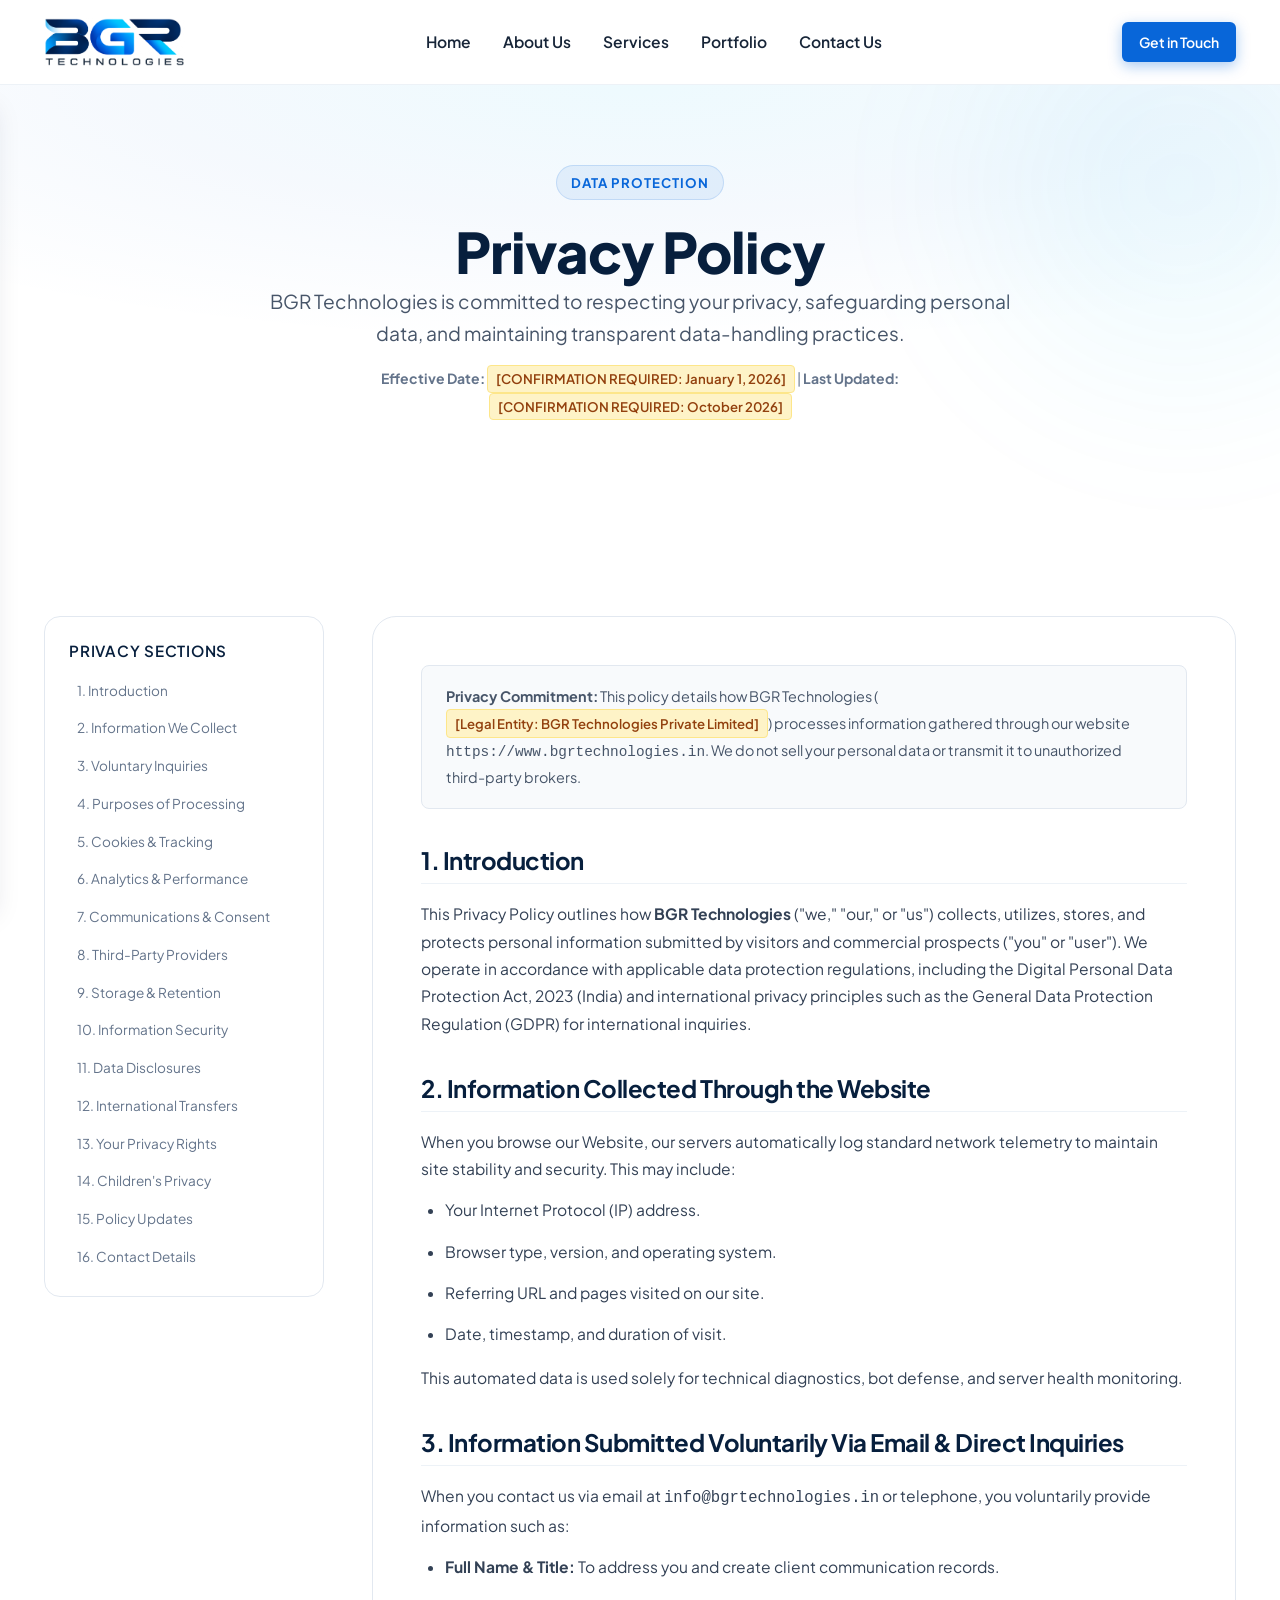
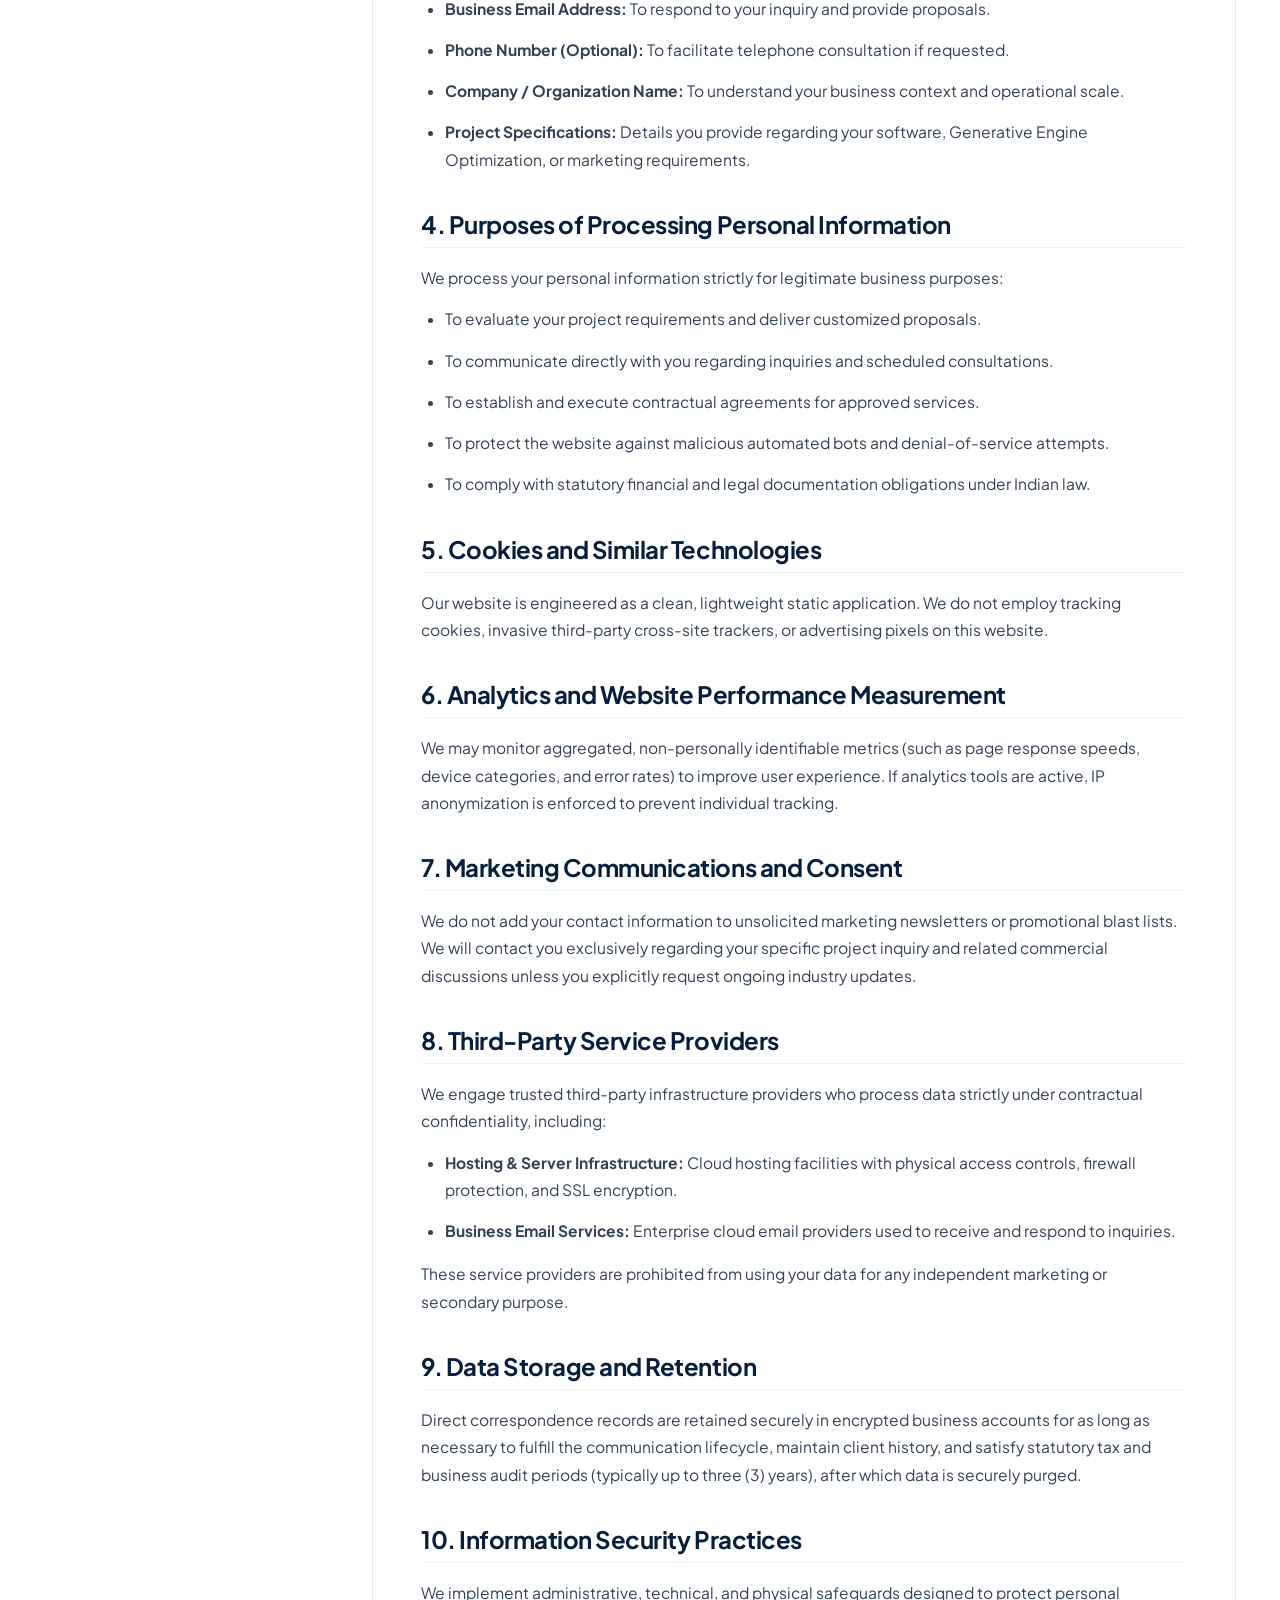
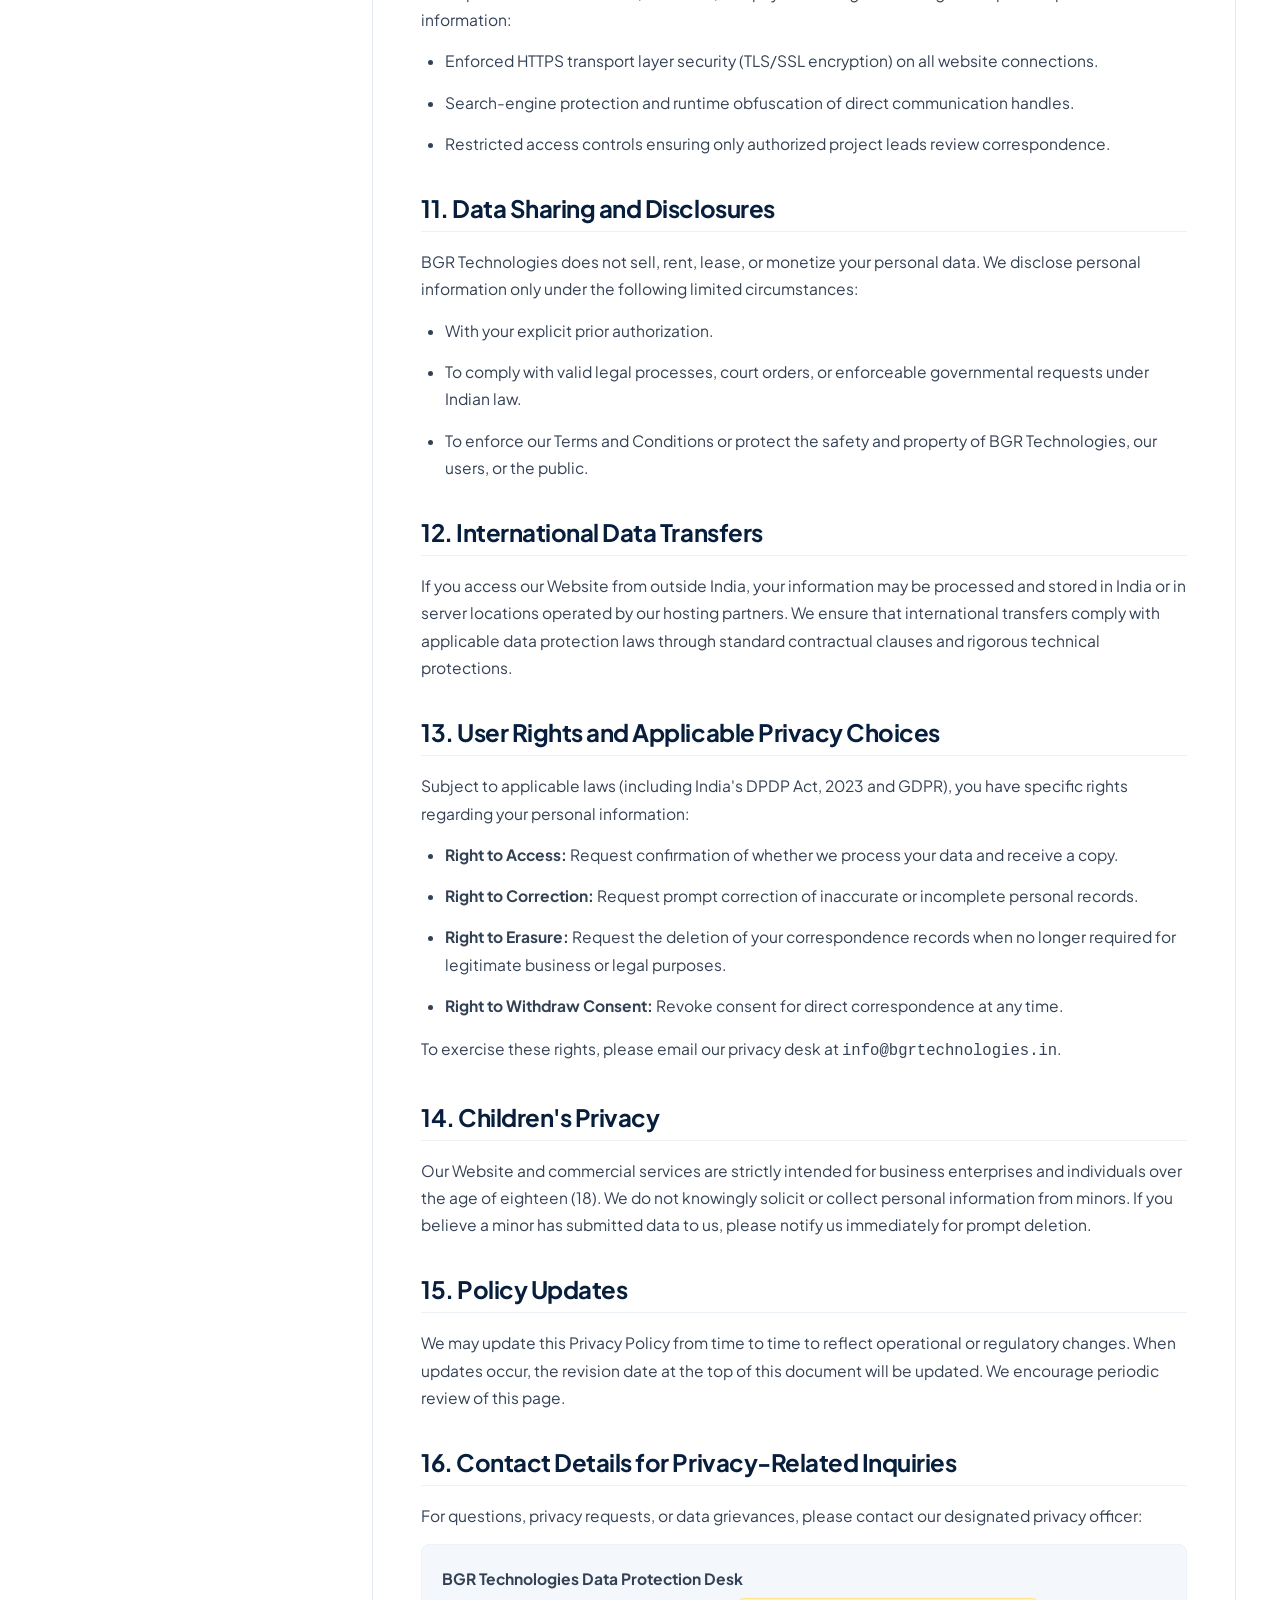
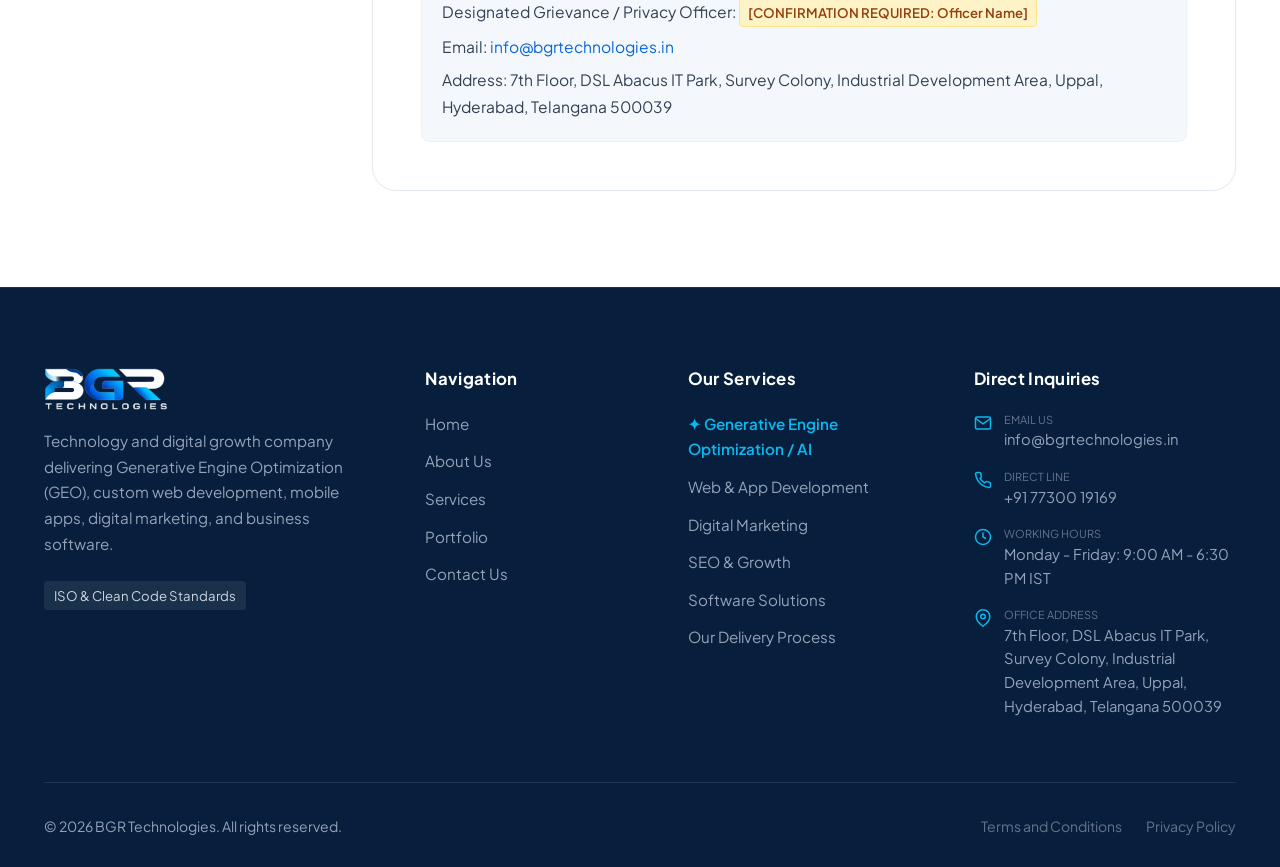
<file: privacy.html>
<!DOCTYPE html>
<html lang="en">
<head>
    <meta charset="UTF-8">
    <meta name="viewport" content="width=device-width, initial-scale=1.0">
    <title>Privacy Policy — How We Protect Your Data | BGR Technologies</title>
    <meta name="description" content="Read the BGR Technologies Privacy Policy. Learn how we collect, store, handle, and protect personal information collected via our website and inquiry channels.">
    <link rel="canonical" href="https://www.bgrtechnologies.in/privacy.html">

    <!-- Open Graph / Social Sharing -->
    <meta property="og:type" content="website">
    <meta property="og:url" content="https://www.bgrtechnologies.in/privacy.html">
    <meta property="og:title" content="Privacy Policy — How We Protect Your Data | BGR Technologies">
    <meta property="og:description" content="Read the BGR Technologies Privacy Policy. Learn how we collect, store, handle, and protect personal information collected via our website and inquiry channels.">
    <meta property="og:image" content="https://www.bgrtechnologies.in/assets/images/logo-original.png">
    <meta property="og:site_name" content="BGR Technologies">

    <!-- Favicon -->
    <link rel="icon" type="image/png" sizes="32x32" href="assets/images/favicon.png">
    <link rel="icon" type="image/x-icon" href="assets/images/favicon.ico">

    <!-- Stylesheet -->
    <link rel="stylesheet" href="assets/css/style.css">
</head>
<body>
    <!-- Accessibility Skip Link -->
    <a href="#main-content" style="position:absolute; top:-100px; left:16px; background:var(--color-navy); color:#fff; padding:10px 16px; z-index:9999; border-radius:4px; font-weight:600; text-decoration:none;" onfocus="this.style.top='16px'" onblur="this.style.top='-100px'">Skip to main content</a>

    <!-- Global Navigation Header -->
    <header class="site-header" role="banner">
        <div class="container">
            <div class="header-inner">
                <!-- Brand Logo -->
                <a href="index.html" class="brand-logo-wrap" aria-label="BGR Technologies Home">
                    <img src="assets/images/logo.png" alt="BGR Technologies Logo" class="brand-logo" width="180" height="60">
                </a>

                <!-- Desktop Navigation Menu -->
                <nav class="desktop-nav" aria-label="Main Navigation">
                    <a href="index.html" class="nav-link">Home</a>
                    <a href="about.html" class="nav-link">About Us</a>
                    <a href="services.html" class="nav-link">Services</a>
                    <a href="portfolio.html" class="nav-link">Portfolio</a>
                    <a href="contact.html" class="nav-link">Contact Us</a>
                </nav>

                <!-- Header CTA Button -->
                <div class="header-cta-wrap">
                    <a href="contact.html" class="btn btn-primary btn-sm">Get in Touch</a>
                </div>

                <!-- Mobile Menu Toggle Button -->
                <button class="mobile-nav-toggle" aria-label="Toggle navigation menu" aria-expanded="false" aria-controls="mobileDrawer">
                    <span class="hamburger-line"></span>
                    <span class="hamburger-line"></span>
                    <span class="hamburger-line"></span>
                </button>
            </div>
        </div>
    </header>

    <!-- Mobile Drawer Menu -->
    <div id="mobileDrawer" class="mobile-drawer" aria-label="Mobile Navigation">
        <nav class="mobile-nav-list">
            <a href="index.html" class="mobile-nav-link">Home</a>
            <a href="about.html" class="mobile-nav-link">About Us</a>
            <a href="services.html" class="mobile-nav-link">Services</a>
            <a href="portfolio.html" class="mobile-nav-link">Portfolio</a>
            <a href="contact.html" class="mobile-nav-link">Contact Us</a>
        </nav>
        <div class="mobile-drawer-footer">
            <a href="contact.html" class="btn btn-primary" style="width: 100%;">Get in Touch</a>
            <p style="font-size: 0.85rem; color: #64748B; margin-top: 16px; text-align: center;">
                BGR Technologies — Technology. Marketing. Growth.
            </p>
        </div>
    </div>

    <!-- Main Content -->
    <main id="main-content">
        <!-- Privacy Hero -->
        <section class="hero" aria-labelledby="privacy-hero-heading">
            <div class="container">
                <div class="section-header" style="margin-bottom: 0;">
                    <span class="section-badge">Data Protection</span>
                    <h1 id="privacy-hero-heading">Privacy Policy</h1>
                    <p class="lead" style="max-width: 780px; margin: 0 auto;">
                        BGR Technologies is committed to respecting your privacy, safeguarding personal data, and maintaining transparent data-handling practices.
                    </p>
                    <div style="margin-top: 16px; font-size: 0.875rem; color: #64748B;">
                        <strong>Effective Date:</strong> <span class="placeholder-badge">[CONFIRMATION REQUIRED: January 1, 2026]</span> | 
                        <strong>Last Updated:</strong> <span class="placeholder-badge">[CONFIRMATION REQUIRED: October 2026]</span>
                    </div>
                </div>
            </div>
        </section>

        <!-- Privacy Content Section -->
        <section class="section">
            <div class="container">
                <div class="legal-layout">
                    <!-- Sidebar Table of Contents -->
                    <aside class="legal-sidebar" aria-label="Table of Contents">
                        <h4>Privacy Sections</h4>
                        <nav class="legal-toc-list">
                            <a href="#priv-1">1. Introduction</a>
                            <a href="#priv-2">2. Information We Collect</a>
                            <a href="#priv-3">3. Voluntary Inquiries</a>
                            <a href="#priv-4">4. Purposes of Processing</a>
                            <a href="#priv-5">5. Cookies & Tracking</a>
                            <a href="#priv-6">6. Analytics & Performance</a>
                            <a href="#priv-7">7. Communications & Consent</a>
                            <a href="#priv-8">8. Third-Party Providers</a>
                            <a href="#priv-9">9. Storage & Retention</a>
                            <a href="#priv-10">10. Information Security</a>
                            <a href="#priv-11">11. Data Disclosures</a>
                            <a href="#priv-12">12. International Transfers</a>
                            <a href="#priv-13">13. Your Privacy Rights</a>
                            <a href="#priv-14">14. Children's Privacy</a>
                            <a href="#priv-15">15. Policy Updates</a>
                            <a href="#priv-16">16. Contact Details</a>
                        </nav>
                    </aside>

                    <!-- Main Legal Body -->
                    <article class="legal-content">
                        <div style="background: #F8FAFC; border: 1px solid #E2E8F0; border-radius: 8px; padding: 18px 24px; margin-bottom: 32px;">
                            <p style="font-size: 0.9rem; margin: 0; color: #475569;">
                                <strong>Privacy Commitment:</strong> This policy details how BGR Technologies (<span class="placeholder-badge">[Legal Entity: BGR Technologies Private Limited]</span>) processes information gathered through our website <code>https://www.bgrtechnologies.in</code>. We do not sell your personal data or transmit it to unauthorized third-party brokers.
                            </p>
                        </div>

                        <section id="priv-1">
                            <h2>1. Introduction</h2>
                            <p>
                                This Privacy Policy outlines how <strong>BGR Technologies</strong> ("we," "our," or "us") collects, utilizes, stores, and protects personal information submitted by visitors and commercial prospects ("you" or "user"). We operate in accordance with applicable data protection regulations, including the Digital Personal Data Protection Act, 2023 (India) and international privacy principles such as the General Data Protection Regulation (GDPR) for international inquiries.
                            </p>
                        </section>

                        <section id="priv-2">
                            <h2>2. Information Collected Through the Website</h2>
                            <p>
                                When you browse our Website, our servers automatically log standard network telemetry to maintain site stability and security. This may include:
                            </p>
                            <ul>
                                <li>Your Internet Protocol (IP) address.</li>
                                <li>Browser type, version, and operating system.</li>
                                <li>Referring URL and pages visited on our site.</li>
                                <li>Date, timestamp, and duration of visit.</li>
                            </ul>
                            <p>This automated data is used solely for technical diagnostics, bot defense, and server health monitoring.</p>
                        </section>

                        <section id="priv-3">
                            <h2>3. Information Submitted Voluntarily Via Email & Direct Inquiries</h2>
                            <p>
                                When you contact us via email at <code>info@bgrtechnologies.in</code> or telephone, you voluntarily provide information such as:
                            </p>
                            <ul>
                                <li><strong>Full Name & Title:</strong> To address you and create client communication records.</li>
                                <li><strong>Business Email Address:</strong> To respond to your inquiry and provide proposals.</li>
                                <li><strong>Phone Number (Optional):</strong> To facilitate telephone consultation if requested.</li>
                                <li><strong>Company / Organization Name:</strong> To understand your business context and operational scale.</li>
                                <li><strong>Project Specifications:</strong> Details you provide regarding your software, Generative Engine Optimization, or marketing requirements.</li>
                            </ul>
                        </section>

                        <section id="priv-4">
                            <h2>4. Purposes of Processing Personal Information</h2>
                            <p>We process your personal information strictly for legitimate business purposes:</p>
                            <ul>
                                <li>To evaluate your project requirements and deliver customized proposals.</li>
                                <li>To communicate directly with you regarding inquiries and scheduled consultations.</li>
                                <li>To establish and execute contractual agreements for approved services.</li>
                                <li>To protect the website against malicious automated bots and denial-of-service attempts.</li>
                                <li>To comply with statutory financial and legal documentation obligations under Indian law.</li>
                            </ul>
                        </section>

                        <section id="priv-5">
                            <h2>5. Cookies and Similar Technologies</h2>
                            <p>
                                Our website is engineered as a clean, lightweight static application. We do not employ tracking cookies, invasive third-party cross-site trackers, or advertising pixels on this website.
                            </p>
                        </section>

                        <section id="priv-6">
                            <h2>6. Analytics and Website Performance Measurement</h2>
                            <p>
                                We may monitor aggregated, non-personally identifiable metrics (such as page response speeds, device categories, and error rates) to improve user experience. If analytics tools are active, IP anonymization is enforced to prevent individual tracking.
                            </p>
                        </section>

                        <section id="priv-7">
                            <h2>7. Marketing Communications and Consent</h2>
                            <p>
                                We do not add your contact information to unsolicited marketing newsletters or promotional blast lists. We will contact you exclusively regarding your specific project inquiry and related commercial discussions unless you explicitly request ongoing industry updates.
                            </p>
                        </section>

                        <section id="priv-8">
                            <h2>8. Third-Party Service Providers</h2>
                            <p>
                                We engage trusted third-party infrastructure providers who process data strictly under contractual confidentiality, including:
                            </p>
                            <ul>
                                <li><strong>Hosting & Server Infrastructure:</strong> Cloud hosting facilities with physical access controls, firewall protection, and SSL encryption.</li>
                                <li><strong>Business Email Services:</strong> Enterprise cloud email providers used to receive and respond to inquiries.</li>
                            </ul>
                            <p>These service providers are prohibited from using your data for any independent marketing or secondary purpose.</p>
                        </section>

                        <section id="priv-9">
                            <h2>9. Data Storage and Retention</h2>
                            <p>
                                Direct correspondence records are retained securely in encrypted business accounts for as long as necessary to fulfill the communication lifecycle, maintain client history, and satisfy statutory tax and business audit periods (typically up to three (3) years), after which data is securely purged.
                            </p>
                        </section>

                        <section id="priv-10">
                            <h2>10. Information Security Practices</h2>
                            <p>
                                We implement administrative, technical, and physical safeguards designed to protect personal information:
                            </p>
                            <ul>
                                <li>Enforced HTTPS transport layer security (TLS/SSL encryption) on all website connections.</li>
                                <li>Search-engine protection and runtime obfuscation of direct communication handles.</li>
                                <li>Restricted access controls ensuring only authorized project leads review correspondence.</li>
                            </ul>
                        </section>

                        <section id="priv-11">
                            <h2>11. Data Sharing and Disclosures</h2>
                            <p>
                                BGR Technologies does not sell, rent, lease, or monetize your personal data. We disclose personal information only under the following limited circumstances:
                            </p>
                            <ul>
                                <li>With your explicit prior authorization.</li>
                                <li>To comply with valid legal processes, court orders, or enforceable governmental requests under Indian law.</li>
                                <li>To enforce our Terms and Conditions or protect the safety and property of BGR Technologies, our users, or the public.</li>
                            </ul>
                        </section>

                        <section id="priv-12">
                            <h2>12. International Data Transfers</h2>
                            <p>
                                If you access our Website from outside India, your information may be processed and stored in India or in server locations operated by our hosting partners. We ensure that international transfers comply with applicable data protection laws through standard contractual clauses and rigorous technical protections.
                            </p>
                        </section>

                        <section id="priv-13">
                            <h2>13. User Rights and Applicable Privacy Choices</h2>
                            <p>
                                Subject to applicable laws (including India's DPDP Act, 2023 and GDPR), you have specific rights regarding your personal information:
                            </p>
                            <ul>
                                <li><strong>Right to Access:</strong> Request confirmation of whether we process your data and receive a copy.</li>
                                <li><strong>Right to Correction:</strong> Request prompt correction of inaccurate or incomplete personal records.</li>
                                <li><strong>Right to Erasure:</strong> Request the deletion of your correspondence records when no longer required for legitimate business or legal purposes.</li>
                                <li><strong>Right to Withdraw Consent:</strong> Revoke consent for direct correspondence at any time.</li>
                            </ul>
                            <p>To exercise these rights, please email our privacy desk at <code>info@bgrtechnologies.in</code>.</p>
                        </section>

                        <section id="priv-14">
                            <h2>14. Children's Privacy</h2>
                            <p>
                                Our Website and commercial services are strictly intended for business enterprises and individuals over the age of eighteen (18). We do not knowingly solicit or collect personal information from minors. If you believe a minor has submitted data to us, please notify us immediately for prompt deletion.
                            </p>
                        </section>

                        <section id="priv-15">
                            <h2>15. Policy Updates</h2>
                            <p>
                                We may update this Privacy Policy from time to time to reflect operational or regulatory changes. When updates occur, the revision date at the top of this document will be updated. We encourage periodic review of this page.
                            </p>
                        </section>

                        <section id="priv-16">
                            <h2>16. Contact Details for Privacy-Related Inquiries</h2>
                            <p>
                                For questions, privacy requests, or data grievances, please contact our designated privacy officer:
                            </p>
                            <div style="background: var(--color-bg-alt); padding: 20px; border-radius: 8px; border: 1px solid var(--color-border-subtle); margin-top: 14px;">
                                <p style="margin: 0 0 6px 0;"><strong>BGR Technologies Data Protection Desk</strong></p>
                                <p style="margin: 0 0 6px 0;">Designated Grievance / Privacy Officer: <span class="placeholder-badge">[CONFIRMATION REQUIRED: Officer Name]</span></p>
                                <p style="margin: 0 0 6px 0;">Email: <a href="mailto:info@bgrtechnologies.in">info@bgrtechnologies.in</a></p>
                                <p style="margin: 0;">Address: 7th Floor, DSL Abacus IT Park, Survey Colony, Industrial Development Area, Uppal, Hyderabad, Telangana 500039</p>
                            </div>
                        </section>
                    </article>
                </div>
            </div>
        </section>
    </main>

    <!-- Global Footer -->
    <footer class="site-footer" role="contentinfo">
        <div class="container">
            <div class="footer-grid">
                <!-- Column 1: Brand -->
                <div class="footer-brand">
                    <a href="index.html" aria-label="BGR Technologies Home">
                        <img src="assets/images/logo-white.png" alt="BGR Technologies" class="footer-logo" width="160" height="52">
                    </a>
                    <p>
                        Technology and digital growth company delivering Generative Engine Optimization (GEO), custom web development, mobile apps, digital marketing, and business software.
                    </p>
                    <div style="display: flex; gap: 12px; margin-top: 16px;">
                        <span style="font-size: 0.825rem; background: rgba(255,255,255,0.08); padding: 4px 10px; border-radius: 4px; color: #CBD5E1;">ISO & Clean Code Standards</span>
                    </div>
                </div>

                <!-- Column 2: Quick Links -->
                <div class="footer-col">
                    <h4>Navigation</h4>
                    <ul class="footer-links">
                        <li><a href="index.html">Home</a></li>
                        <li><a href="about.html">About Us</a></li>
                        <li><a href="services.html">Services</a></li>
                        <li><a href="portfolio.html">Portfolio</a></li>
                        <li><a href="contact.html">Contact Us</a></li>
                    </ul>
                </div>

                <!-- Column 3: Services -->
                <div class="footer-col">
                    <h4>Our Services</h4>
                    <ul class="footer-links">
                        <li><a href="services.html#geo-ai-services" style="color: var(--color-cyan); font-weight: 600;">✦ Generative Engine Optimization / AI</a></li>
                        <li><a href="services.html#web-app-development">Web & App Development</a></li>
                        <li><a href="services.html#digital-marketing">Digital Marketing</a></li>
                        <li><a href="services.html#seo-growth">SEO & Growth</a></li>
                        <li><a href="services.html#software-solutions">Software Solutions</a></li>
                        <li><a href="services.html#delivery-process">Our Delivery Process</a></li>
                    </ul>
                </div>

                <!-- Column 4: Contact -->
                <div class="footer-col">
                    <h4>Direct Inquiries</h4>
                    <div class="footer-contact-list">
                        <div class="contact-item">
                            <svg class="contact-icon" viewBox="0 0 24 24" fill="none" stroke="currentColor" stroke-width="2"><path d="M4 4h16c1.1 0 2 .9 2 2v12c0 1.1-.9 2-2 2H4c-1.1 0-2-.9-2-2V6c0-1.1.9-2 2-2z"></path><polyline points="22,6 12,13 2,6"></polyline></svg>
                            <div>
                                <span style="display:block; font-size: 11px; text-transform: uppercase; color: #64748B;">Email Us</span>
                                <a href="mailto:info@bgrtechnologies.in">info@bgrtechnologies.in</a>
                            </div>
                        </div>

                        <div class="contact-item">
                            <svg class="contact-icon" viewBox="0 0 24 24" fill="none" stroke="currentColor" stroke-width="2"><path d="M22 16.92v3a2 2 0 0 1-2.18 2 19.79 19.79 0 0 1-8.63-3.07 19.5 19.5 0 0 1-6-6 19.79 19.79 0 0 1-3.07-8.67A2 2 0 0 1 4.11 2h3a2 2 0 0 1 2 1.72 12.84 12.84 0 0 0 .7 2.81 2 2 0 0 1-.45 2.11L8.09 9.91a16 16 0 0 0 6 6l1.27-1.27a2 2 0 0 1 2.11-.45 12.84 12.84 0 0 0 2.81.7A2 2 0 0 1 22 16.92z"></path></svg>
                            <div>
                                <span style="display:block; font-size: 11px; text-transform: uppercase; color: #64748B;">Direct Line</span>
                                <span class="safe-phone" data-nosnippet data-enc="KzkxIDc3MzAwIDE5MTY5" data-raw="KzkxNzczMDAxOTE2OQ==">
                                    <span style="font-size: 12px; color: #94A3B8;">[Click to Reveal Phone]</span>
                                </span>
                            </div>
                        </div>

                        <div class="contact-item">
                            <svg class="contact-icon" viewBox="0 0 24 24" fill="none" stroke="currentColor" stroke-width="2"><circle cx="12" cy="12" r="10"></circle><polyline points="12 6 12 12 16 14"></polyline></svg>
                            <div>
                                <span style="display:block; font-size: 11px; text-transform: uppercase; color: #64748B;">Working Hours</span>
                                <span>Monday - Friday: 9:00 AM - 6:30 PM IST</span>
                            </div>
                        </div>

                        <div class="contact-item">
                            <svg class="contact-icon" viewBox="0 0 24 24" fill="none" stroke="currentColor" stroke-width="2"><path d="M21 10c0 7-9 13-9 13s-9-6-9-13a9 9 0 0 1 18 0z"></path><circle cx="12" cy="10" r="3"></circle></svg>
                            <div>
                                <span style="display:block; font-size: 11px; text-transform: uppercase; color: #64748B;">Office Address</span>
                                <span>7th Floor, DSL Abacus IT Park, Survey Colony, Industrial Development Area, Uppal, Hyderabad, Telangana 500039</span>
                            </div>
                        </div>
                    </div>
                </div>
            </div>

            <!-- Footer Bottom -->
            <div class="footer-bottom">
                <div>
                    &copy; 2026 BGR Technologies. All rights reserved.
                </div>
                <div class="footer-legal-links">
                    <a href="terms.html">Terms and Conditions</a>
                    <a href="privacy.html">Privacy Policy</a>
                </div>
            </div>
        </div>
    </footer>

    <!-- Client Script -->
    <script src="assets/js/main.js"></script>
</body>
</html>
</file>
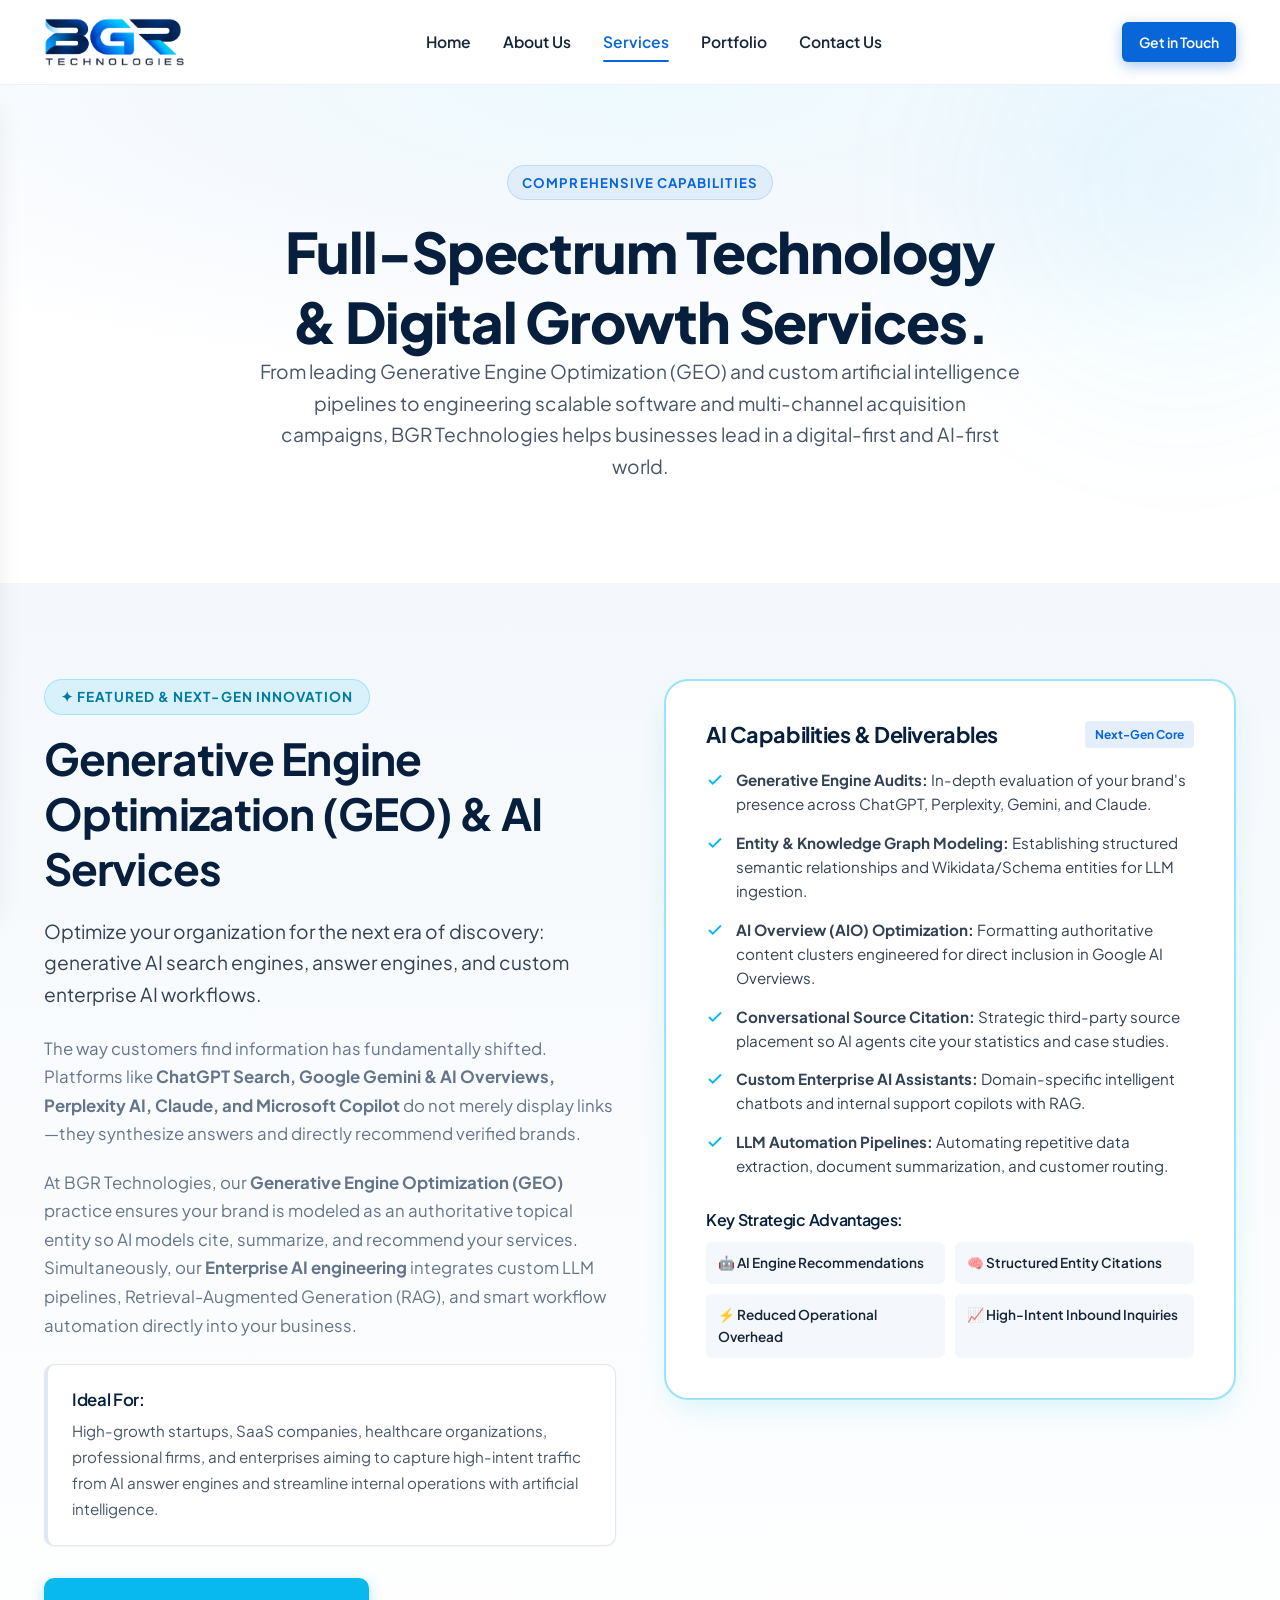
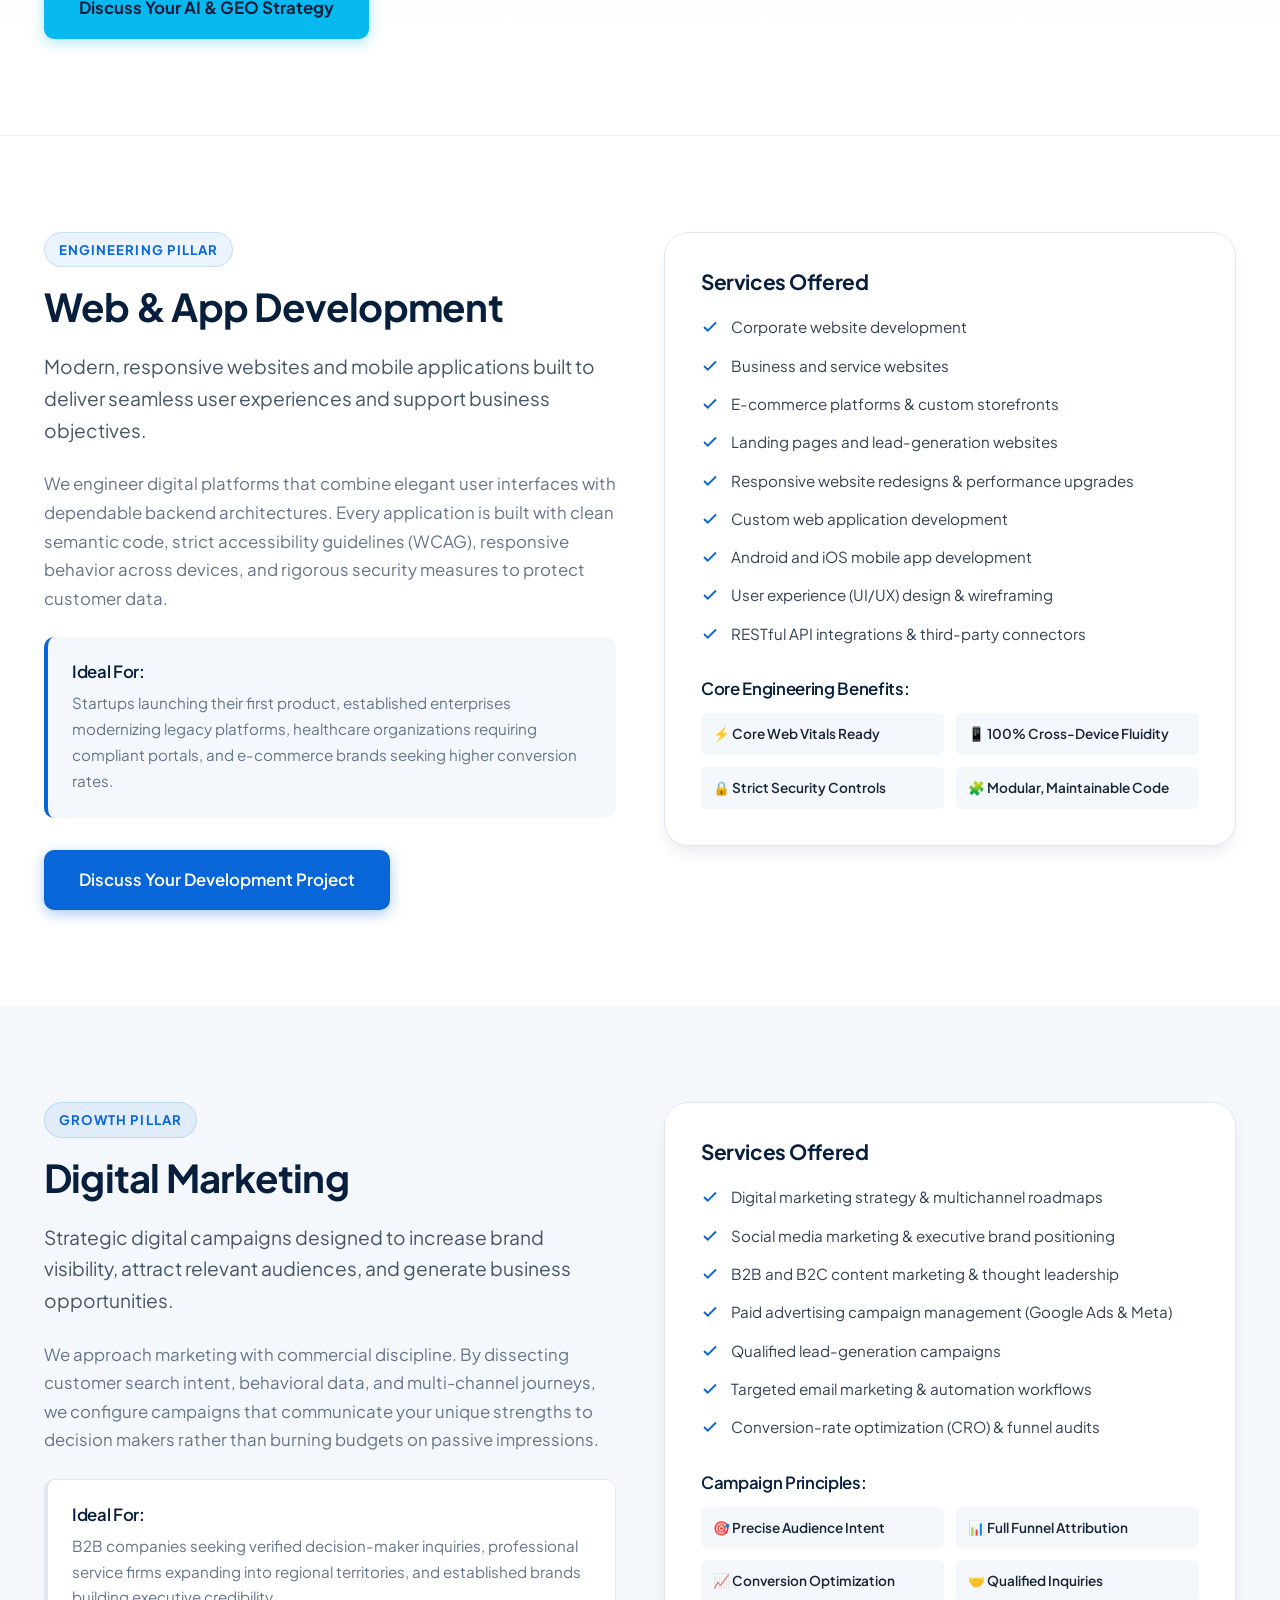
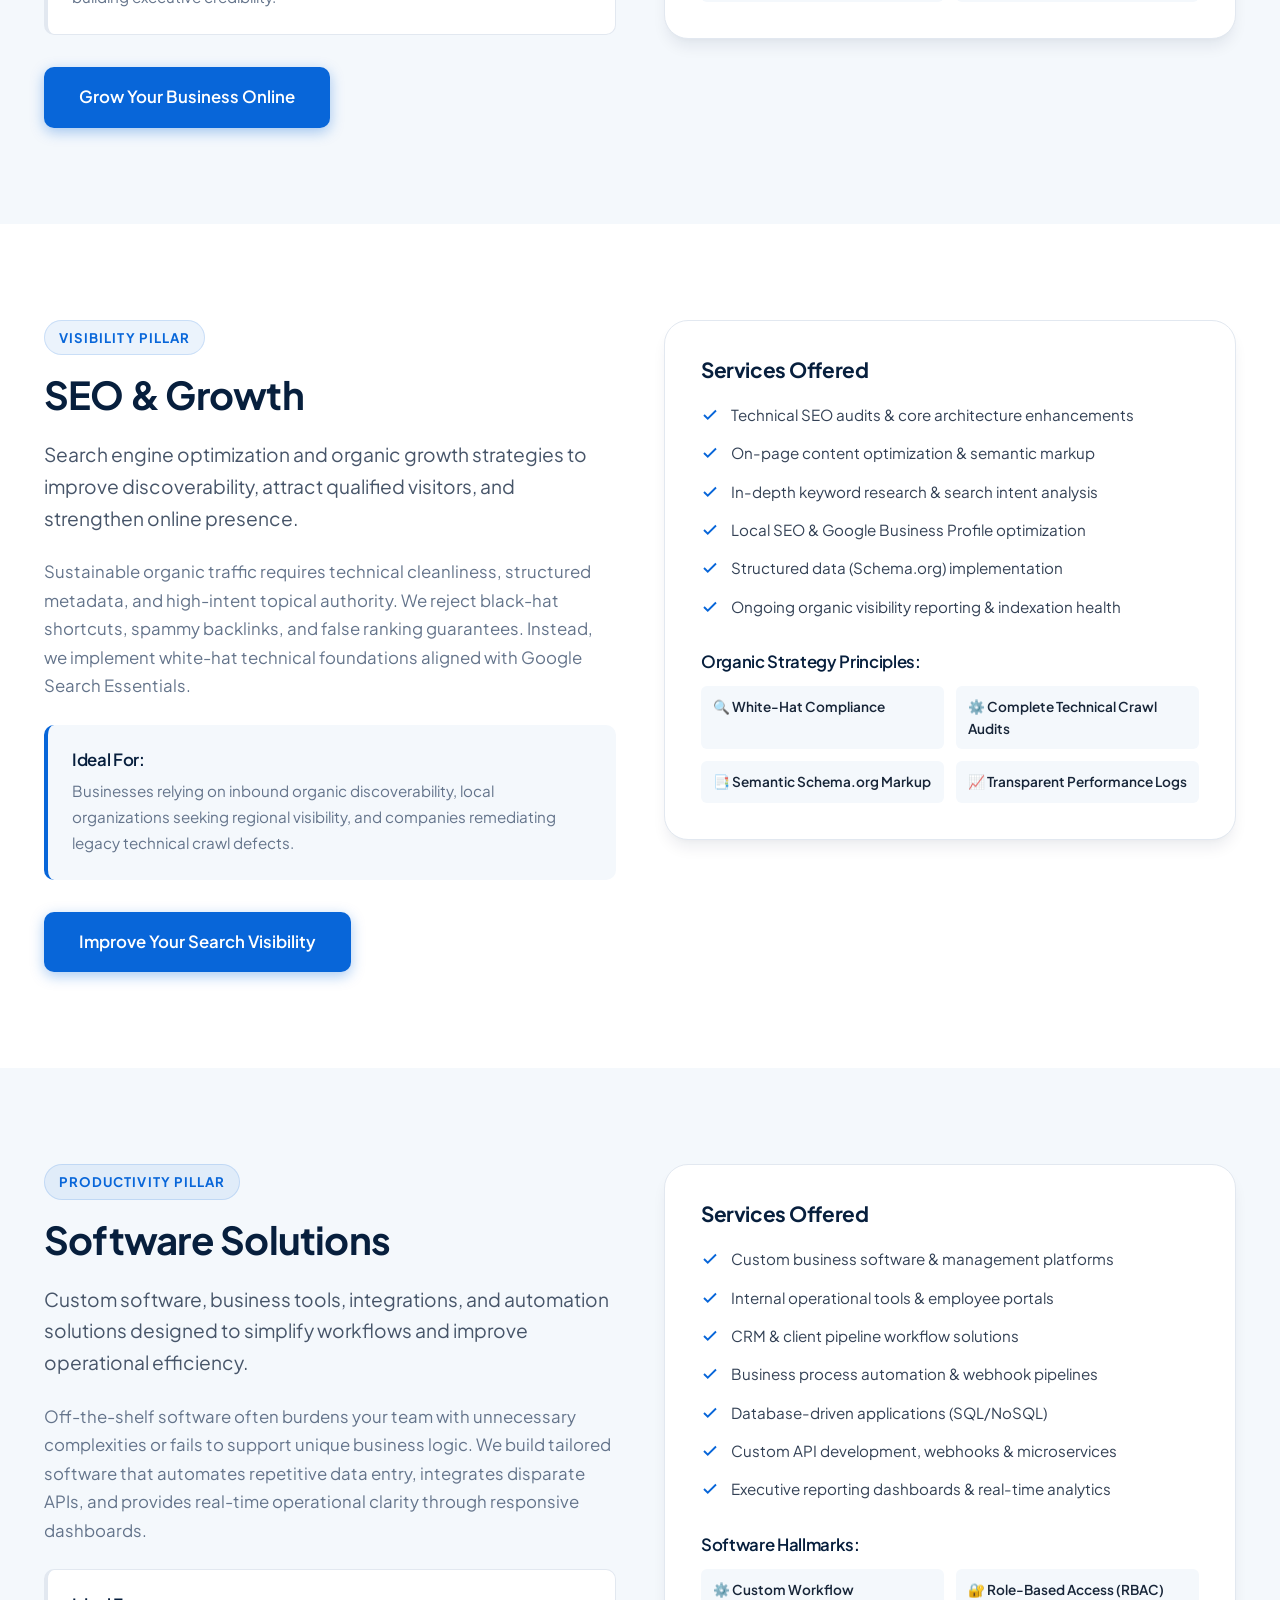
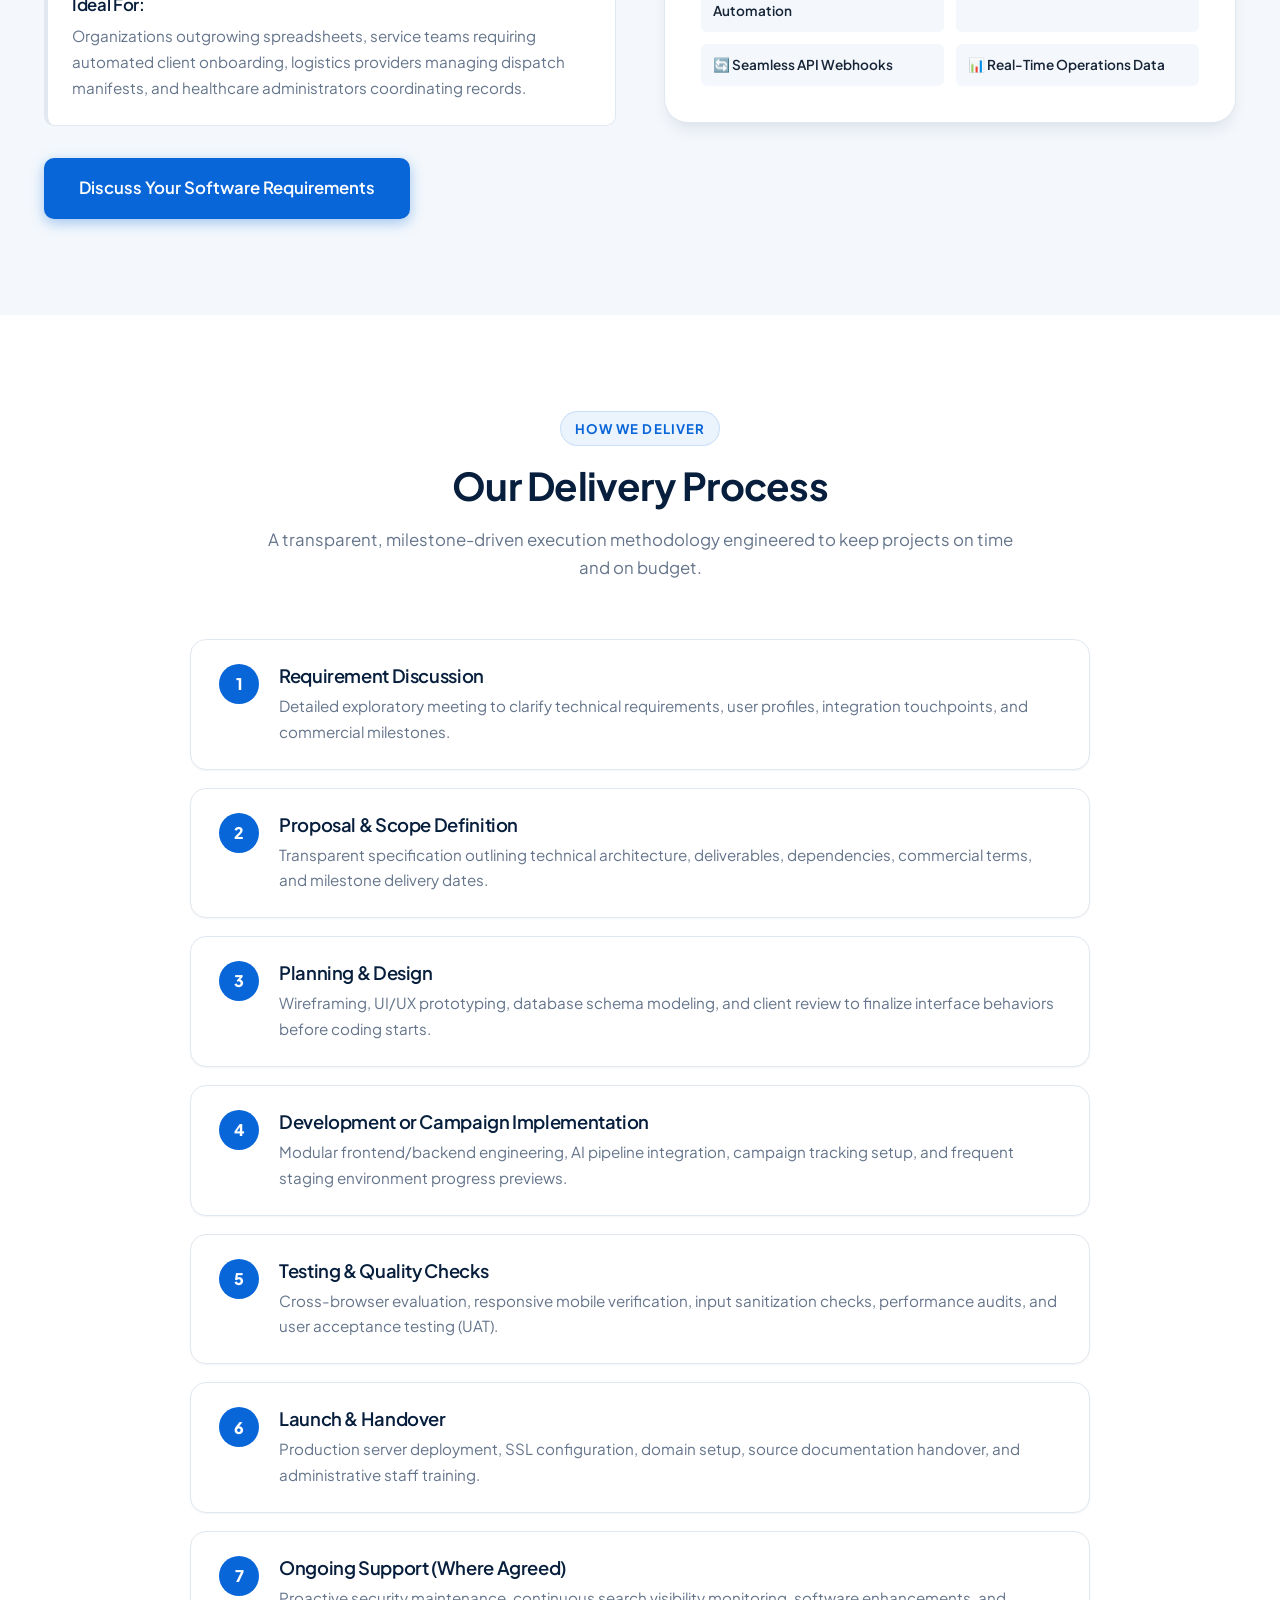
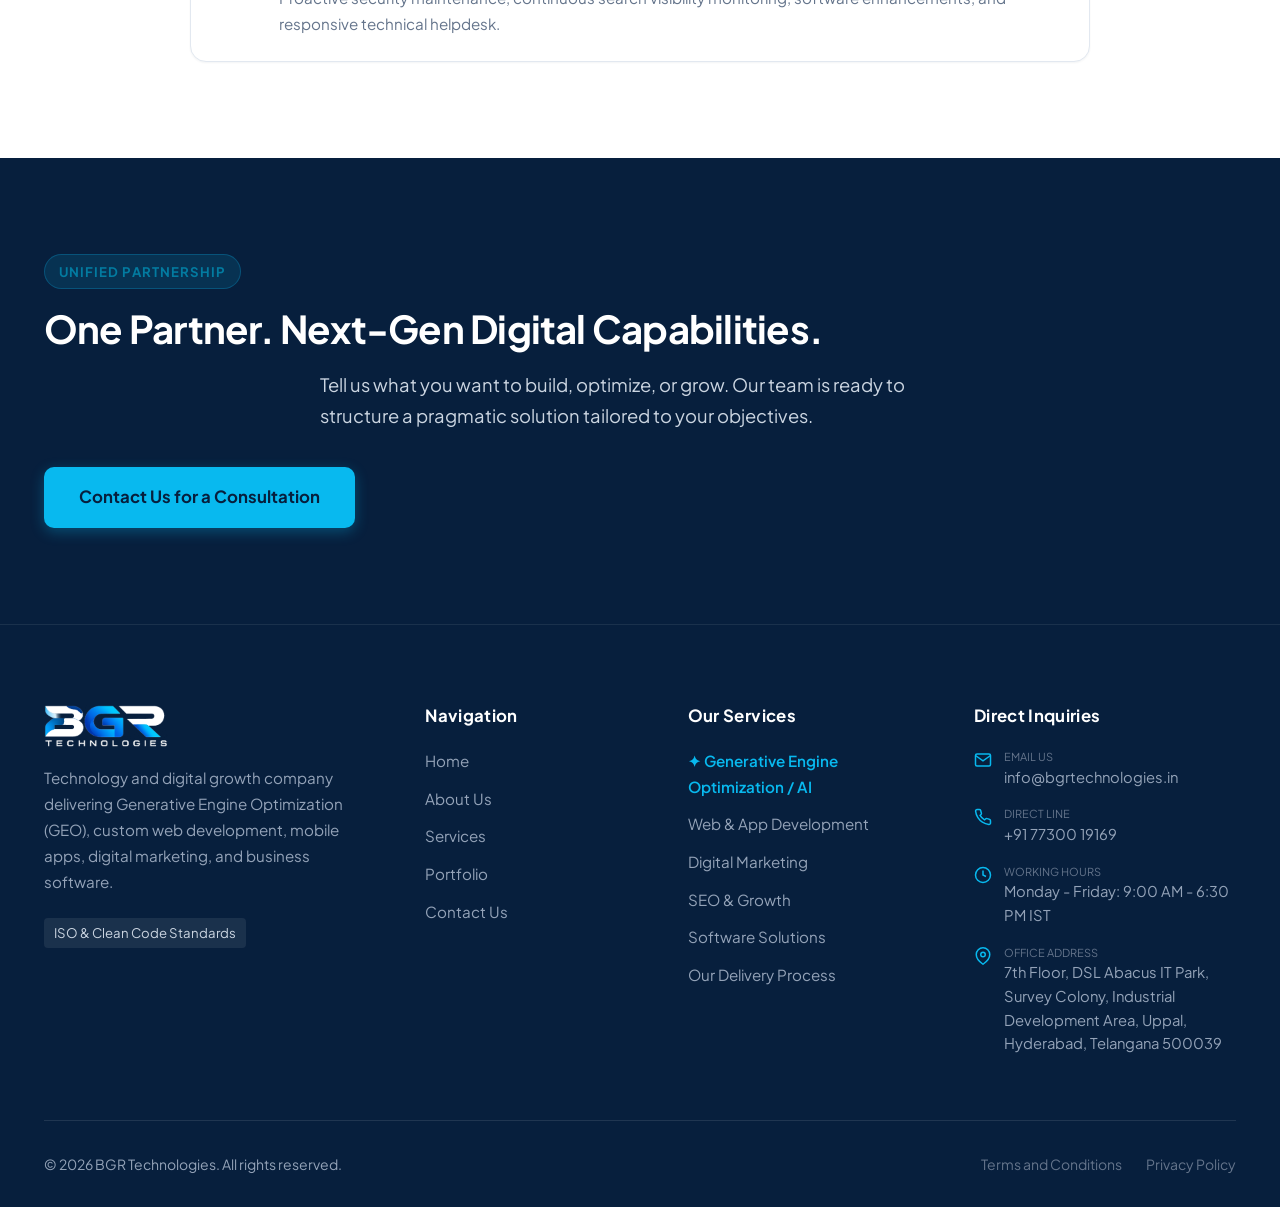
<file: services.html>
<!DOCTYPE html>
<html lang="en">
<head>
    <meta charset="UTF-8">
    <meta name="viewport" content="width=device-width, initial-scale=1.0">
    <title>Services — Generative Engine Optimization, AI, Web, Marketing & Software | BGR Technologies</title>
    <meta name="description" content="Explore BGR Technologies capabilities: Generative Engine Optimization (GEO), enterprise AI services, web and mobile app development, digital marketing, SEO, and custom software.">
    <link rel="canonical" href="https://www.bgrtechnologies.in/services.html">

    <!-- Open Graph / Social Sharing -->
    <meta property="og:type" content="website">
    <meta property="og:url" content="https://www.bgrtechnologies.in/services.html">
    <meta property="og:title" content="Services — Generative Engine Optimization, AI, Web, Marketing & Software | BGR Technologies">
    <meta property="og:description" content="Explore BGR Technologies capabilities: Generative Engine Optimization (GEO), enterprise AI services, web and mobile app development, digital marketing, SEO, and custom software.">
    <meta property="og:image" content="https://www.bgrtechnologies.in/assets/images/logo-original.png">
    <meta property="og:site_name" content="BGR Technologies">

    <!-- Favicon -->
    <link rel="icon" type="image/png" sizes="32x32" href="assets/images/favicon.png">
    <link rel="icon" type="image/x-icon" href="assets/images/favicon.ico">

    <!-- Stylesheet -->
    <link rel="stylesheet" href="assets/css/style.css">
</head>
<body>
    <!-- Accessibility Skip Link -->
    <a href="#main-content" style="position:absolute; top:-100px; left:16px; background:var(--color-navy); color:#fff; padding:10px 16px; z-index:9999; border-radius:4px; font-weight:600; text-decoration:none;" onfocus="this.style.top='16px'" onblur="this.style.top='-100px'">Skip to main content</a>

    <!-- Global Navigation Header -->
    <header class="site-header" role="banner">
        <div class="container">
            <div class="header-inner">
                <!-- Brand Logo -->
                <a href="index.html" class="brand-logo-wrap" aria-label="BGR Technologies Home">
                    <img src="assets/images/logo.png" alt="BGR Technologies Logo" class="brand-logo" width="180" height="60">
                </a>

                <!-- Desktop Navigation Menu -->
                <nav class="desktop-nav" aria-label="Main Navigation">
                    <a href="index.html" class="nav-link">Home</a>
                    <a href="about.html" class="nav-link">About Us</a>
                    <a href="services.html" class="nav-link active">Services</a>
                    <a href="portfolio.html" class="nav-link">Portfolio</a>
                    <a href="contact.html" class="nav-link">Contact Us</a>
                </nav>

                <!-- Header CTA Button -->
                <div class="header-cta-wrap">
                    <a href="contact.html" class="btn btn-primary btn-sm">Get in Touch</a>
                </div>

                <!-- Mobile Menu Toggle Button -->
                <button class="mobile-nav-toggle" aria-label="Toggle navigation menu" aria-expanded="false" aria-controls="mobileDrawer">
                    <span class="hamburger-line"></span>
                    <span class="hamburger-line"></span>
                    <span class="hamburger-line"></span>
                </button>
            </div>
        </div>
    </header>

    <!-- Mobile Drawer Menu -->
    <div id="mobileDrawer" class="mobile-drawer" aria-label="Mobile Navigation">
        <nav class="mobile-nav-list">
            <a href="index.html" class="mobile-nav-link">Home</a>
            <a href="about.html" class="mobile-nav-link">About Us</a>
            <a href="services.html" class="mobile-nav-link active">Services</a>
            <a href="portfolio.html" class="mobile-nav-link">Portfolio</a>
            <a href="contact.html" class="mobile-nav-link">Contact Us</a>
        </nav>
        <div class="mobile-drawer-footer">
            <a href="contact.html" class="btn btn-primary" style="width: 100%;">Get in Touch</a>
            <p style="font-size: 0.85rem; color: #64748B; margin-top: 16px; text-align: center;">
                BGR Technologies — Technology. Marketing. Growth.
            </p>
        </div>
    </div>

    <!-- Main Content -->
    <main id="main-content">
        <!-- Services Hero -->
        <section class="hero" aria-labelledby="services-hero-heading">
            <div class="container">
                <div class="section-header" style="margin-bottom: 0;">
                    <span class="section-badge">Comprehensive Capabilities</span>
                    <h1 id="services-hero-heading">Full-Spectrum Technology & Digital Growth Services.</h1>
                    <p class="lead" style="max-width: 780px; margin: 0 auto;">
                        From leading Generative Engine Optimization (GEO) and custom artificial intelligence pipelines to engineering scalable software and multi-channel acquisition campaigns, BGR Technologies helps businesses lead in a digital-first and AI-first world.
                    </p>
                </div>
            </div>
        </section>

        <!-- SERVICE 1 (HIGHLIGHTED FIRST): Generative Engine Optimization / AI Services -->
        <section class="section" id="geo-ai-services" aria-labelledby="geo-ai-heading" style="background: linear-gradient(180deg, #F4F8FC 0%, #FFFFFF 100%); border-bottom: 1px solid var(--color-border-subtle);">
            <div class="container">
                <div class="grid-2" style="align-items: flex-start; gap: 48px;">
                    <div>
                        <span class="section-badge badge-cyan" style="font-size: 0.85rem; padding: 6px 16px;">✦ Featured & Next-Gen Innovation</span>
                        <h2 id="geo-ai-heading" style="margin-bottom: 20px; font-size: clamp(2rem, 3.5vw, 2.75rem); color: var(--color-navy);">
                            Generative Engine Optimization (GEO) & AI Services
                        </h2>
                        <p class="lead" style="margin-bottom: 24px; color: #334155;">
                            Optimize your organization for the next era of discovery: generative AI search engines, answer engines, and custom enterprise AI workflows.
                        </p>
                        <p style="margin-bottom: 20px;">
                            The way customers find information has fundamentally shifted. Platforms like <strong>ChatGPT Search, Google Gemini & AI Overviews, Perplexity AI, Claude, and Microsoft Copilot</strong> do not merely display links—they synthesize answers and directly recommend verified brands.
                        </p>
                        <p style="margin-bottom: 24px;">
                            At BGR Technologies, our <strong>Generative Engine Optimization (GEO)</strong> practice ensures your brand is modeled as an authoritative topical entity so AI models cite, summarize, and recommend your services. Simultaneously, our <strong>Enterprise AI engineering</strong> integrates custom LLM pipelines, Retrieval-Augmented Generation (RAG), and smart workflow automation directly into your business.
                        </p>

                        <div style="background: #FFFFFF; padding: 24px; border-radius: var(--radius-md); border-left: 4px solid var(--color-cyan); margin-bottom: 32px; border: 1px solid var(--color-border); border-left-width: 4px; box-shadow: var(--shadow-sm);">
                            <h4 style="font-size: 1.05rem; margin-bottom: 8px; color: var(--color-navy);">Ideal For:</h4>
                            <p style="font-size: 0.95rem; margin: 0; color: #475569;">
                                High-growth startups, SaaS companies, healthcare organizations, professional firms, and enterprises aiming to capture high-intent traffic from AI answer engines and streamline internal operations with artificial intelligence.
                            </p>
                        </div>

                        <a href="contact.html" class="btn btn-accent btn-lg">
                            Discuss Your AI & GEO Strategy
                        </a>
                    </div>

                    <div style="background: #FFFFFF; border: 2px solid rgba(8, 185, 239, 0.4); border-radius: var(--radius-xl); padding: 40px; box-shadow: 0 12px 30px -5px rgba(8, 185, 239, 0.15);">
                        <div style="display: flex; justify-content: space-between; align-items: center; margin-bottom: 20px;">
                            <h3 style="font-size: 1.35rem; margin: 0; color: var(--color-navy);">AI Capabilities & Deliverables</h3>
                            <span style="font-size: 0.75rem; font-weight: 700; background: rgba(8, 102, 217, 0.1); color: var(--color-royal); padding: 4px 10px; border-radius: 4px;">Next-Gen Core</span>
                        </div>

                        <ul style="display: flex; flex-direction: column; gap: 14px; margin-bottom: 32px;">
                            <li style="display: flex; align-items: flex-start; gap: 12px; font-size: 0.95rem; color: #334155;">
                                <svg style="width: 18px; height: 18px; color: var(--color-cyan); flex-shrink: 0; margin-top: 3px;" viewBox="0 0 24 24" fill="none" stroke="currentColor" stroke-width="2.5"><polyline points="20 6 9 17 4 12"></polyline></svg>
                                <span><strong>Generative Engine Audits:</strong> In-depth evaluation of your brand's presence across ChatGPT, Perplexity, Gemini, and Claude.</span>
                            </li>
                            <li style="display: flex; align-items: flex-start; gap: 12px; font-size: 0.95rem; color: #334155;">
                                <svg style="width: 18px; height: 18px; color: var(--color-cyan); flex-shrink: 0; margin-top: 3px;" viewBox="0 0 24 24" fill="none" stroke="currentColor" stroke-width="2.5"><polyline points="20 6 9 17 4 12"></polyline></svg>
                                <span><strong>Entity & Knowledge Graph Modeling:</strong> Establishing structured semantic relationships and Wikidata/Schema entities for LLM ingestion.</span>
                            </li>
                            <li style="display: flex; align-items: flex-start; gap: 12px; font-size: 0.95rem; color: #334155;">
                                <svg style="width: 18px; height: 18px; color: var(--color-cyan); flex-shrink: 0; margin-top: 3px;" viewBox="0 0 24 24" fill="none" stroke="currentColor" stroke-width="2.5"><polyline points="20 6 9 17 4 12"></polyline></svg>
                                <span><strong>AI Overview (AIO) Optimization:</strong> Formatting authoritative content clusters engineered for direct inclusion in Google AI Overviews.</span>
                            </li>
                            <li style="display: flex; align-items: flex-start; gap: 12px; font-size: 0.95rem; color: #334155;">
                                <svg style="width: 18px; height: 18px; color: var(--color-cyan); flex-shrink: 0; margin-top: 3px;" viewBox="0 0 24 24" fill="none" stroke="currentColor" stroke-width="2.5"><polyline points="20 6 9 17 4 12"></polyline></svg>
                                <span><strong>Conversational Source Citation:</strong> Strategic third-party source placement so AI agents cite your statistics and case studies.</span>
                            </li>
                            <li style="display: flex; align-items: flex-start; gap: 12px; font-size: 0.95rem; color: #334155;">
                                <svg style="width: 18px; height: 18px; color: var(--color-cyan); flex-shrink: 0; margin-top: 3px;" viewBox="0 0 24 24" fill="none" stroke="currentColor" stroke-width="2.5"><polyline points="20 6 9 17 4 12"></polyline></svg>
                                <span><strong>Custom Enterprise AI Assistants:</strong> Domain-specific intelligent chatbots and internal support copilots with RAG.</span>
                            </li>
                            <li style="display: flex; align-items: flex-start; gap: 12px; font-size: 0.95rem; color: #334155;">
                                <svg style="width: 18px; height: 18px; color: var(--color-cyan); flex-shrink: 0; margin-top: 3px;" viewBox="0 0 24 24" fill="none" stroke="currentColor" stroke-width="2.5"><polyline points="20 6 9 17 4 12"></polyline></svg>
                                <span><strong>LLM Automation Pipelines:</strong> Automating repetitive data extraction, document summarization, and customer routing.</span>
                            </li>
                        </ul>

                        <h4 style="font-size: 1rem; margin-bottom: 12px; color: var(--color-navy);">Key Strategic Advantages:</h4>
                        <div style="display: grid; grid-template-columns: 1fr 1fr; gap: 10px;">
                            <div style="font-size: 0.85rem; background: var(--color-bg-alt); padding: 10px 12px; border-radius: 6px; font-weight: 600; color: var(--color-dark);">
                                🤖 AI Engine Recommendations
                            </div>
                            <div style="font-size: 0.85rem; background: var(--color-bg-alt); padding: 10px 12px; border-radius: 6px; font-weight: 600; color: var(--color-dark);">
                                🧠 Structured Entity Citations
                            </div>
                            <div style="font-size: 0.85rem; background: var(--color-bg-alt); padding: 10px 12px; border-radius: 6px; font-weight: 600; color: var(--color-dark);">
                                ⚡ Reduced Operational Overhead
                            </div>
                            <div style="font-size: 0.85rem; background: var(--color-bg-alt); padding: 10px 12px; border-radius: 6px; font-weight: 600; color: var(--color-dark);">
                                📈 High-Intent Inbound Inquiries
                            </div>
                        </div>
                    </div>
                </div>
            </div>
        </section>

        <!-- Service Category 2: Web & App Development -->
        <section class="section" id="web-app-development" aria-labelledby="web-app-heading">
            <div class="container">
                <div class="grid-2" style="align-items: flex-start; gap: 48px;">
                    <div>
                        <span class="section-badge">Engineering Pillar</span>
                        <h2 id="web-app-heading" style="margin-bottom: 20px;">Web & App Development</h2>
                        <p class="lead" style="margin-bottom: 24px;">
                            Modern, responsive websites and mobile applications built to deliver seamless user experiences and support business objectives.
                        </p>
                        <p style="margin-bottom: 24px;">
                            We engineer digital platforms that combine elegant user interfaces with dependable backend architectures. Every application is built with clean semantic code, strict accessibility guidelines (WCAG), responsive behavior across devices, and rigorous security measures to protect customer data.
                        </p>

                        <div style="background: var(--color-bg-alt); padding: 24px; border-radius: var(--radius-md); border-left: 4px solid var(--color-royal); margin-bottom: 32px;">
                            <h4 style="font-size: 1.05rem; margin-bottom: 8px; color: var(--color-navy);">Ideal For:</h4>
                            <p style="font-size: 0.95rem; margin: 0;">
                                Startups launching their first product, established enterprises modernizing legacy platforms, healthcare organizations requiring compliant portals, and e-commerce brands seeking higher conversion rates.
                            </p>
                        </div>

                        <a href="contact.html" class="btn btn-primary btn-lg">
                            Discuss Your Development Project
                        </a>
                    </div>

                    <div style="background: #FFFFFF; border: 1px solid var(--color-border); border-radius: var(--radius-xl); padding: 36px; box-shadow: var(--shadow-lg);">
                        <h3 style="font-size: 1.3rem; margin-bottom: 20px; color: var(--color-navy);">Services Offered</h3>
                        <ul style="display: flex; flex-direction: column; gap: 14px; margin-bottom: 32px;">
                            <li style="display: flex; align-items: flex-start; gap: 12px; font-size: 0.95rem; color: #334155;">
                                <svg style="width: 18px; height: 18px; color: var(--color-royal); flex-shrink: 0; margin-top: 3px;" viewBox="0 0 24 24" fill="none" stroke="currentColor" stroke-width="2.5"><polyline points="20 6 9 17 4 12"></polyline></svg>
                                <span>Corporate website development</span>
                            </li>
                            <li style="display: flex; align-items: flex-start; gap: 12px; font-size: 0.95rem; color: #334155;">
                                <svg style="width: 18px; height: 18px; color: var(--color-royal); flex-shrink: 0; margin-top: 3px;" viewBox="0 0 24 24" fill="none" stroke="currentColor" stroke-width="2.5"><polyline points="20 6 9 17 4 12"></polyline></svg>
                                <span>Business and service websites</span>
                            </li>
                            <li style="display: flex; align-items: flex-start; gap: 12px; font-size: 0.95rem; color: #334155;">
                                <svg style="width: 18px; height: 18px; color: var(--color-royal); flex-shrink: 0; margin-top: 3px;" viewBox="0 0 24 24" fill="none" stroke="currentColor" stroke-width="2.5"><polyline points="20 6 9 17 4 12"></polyline></svg>
                                <span>E-commerce platforms & custom storefronts</span>
                            </li>
                            <li style="display: flex; align-items: flex-start; gap: 12px; font-size: 0.95rem; color: #334155;">
                                <svg style="width: 18px; height: 18px; color: var(--color-royal); flex-shrink: 0; margin-top: 3px;" viewBox="0 0 24 24" fill="none" stroke="currentColor" stroke-width="2.5"><polyline points="20 6 9 17 4 12"></polyline></svg>
                                <span>Landing pages and lead-generation websites</span>
                            </li>
                            <li style="display: flex; align-items: flex-start; gap: 12px; font-size: 0.95rem; color: #334155;">
                                <svg style="width: 18px; height: 18px; color: var(--color-royal); flex-shrink: 0; margin-top: 3px;" viewBox="0 0 24 24" fill="none" stroke="currentColor" stroke-width="2.5"><polyline points="20 6 9 17 4 12"></polyline></svg>
                                <span>Responsive website redesigns & performance upgrades</span>
                            </li>
                            <li style="display: flex; align-items: flex-start; gap: 12px; font-size: 0.95rem; color: #334155;">
                                <svg style="width: 18px; height: 18px; color: var(--color-royal); flex-shrink: 0; margin-top: 3px;" viewBox="0 0 24 24" fill="none" stroke="currentColor" stroke-width="2.5"><polyline points="20 6 9 17 4 12"></polyline></svg>
                                <span>Custom web application development</span>
                            </li>
                            <li style="display: flex; align-items: flex-start; gap: 12px; font-size: 0.95rem; color: #334155;">
                                <svg style="width: 18px; height: 18px; color: var(--color-royal); flex-shrink: 0; margin-top: 3px;" viewBox="0 0 24 24" fill="none" stroke="currentColor" stroke-width="2.5"><polyline points="20 6 9 17 4 12"></polyline></svg>
                                <span>Android and iOS mobile app development</span>
                            </li>
                            <li style="display: flex; align-items: flex-start; gap: 12px; font-size: 0.95rem; color: #334155;">
                                <svg style="width: 18px; height: 18px; color: var(--color-royal); flex-shrink: 0; margin-top: 3px;" viewBox="0 0 24 24" fill="none" stroke="currentColor" stroke-width="2.5"><polyline points="20 6 9 17 4 12"></polyline></svg>
                                <span>User experience (UI/UX) design & wireframing</span>
                            </li>
                            <li style="display: flex; align-items: flex-start; gap: 12px; font-size: 0.95rem; color: #334155;">
                                <svg style="width: 18px; height: 18px; color: var(--color-royal); flex-shrink: 0; margin-top: 3px;" viewBox="0 0 24 24" fill="none" stroke="currentColor" stroke-width="2.5"><polyline points="20 6 9 17 4 12"></polyline></svg>
                                <span>RESTful API integrations & third-party connectors</span>
                            </li>
                        </ul>

                        <h4 style="font-size: 1.05rem; margin-bottom: 14px; color: var(--color-navy);">Core Engineering Benefits:</h4>
                        <div style="display: grid; grid-template-columns: 1fr 1fr; gap: 12px;">
                            <div style="font-size: 0.85rem; background: var(--color-bg-alt); padding: 10px 12px; border-radius: 6px; font-weight: 600; color: var(--color-dark);">
                                ⚡ Core Web Vitals Ready
                            </div>
                            <div style="font-size: 0.85rem; background: var(--color-bg-alt); padding: 10px 12px; border-radius: 6px; font-weight: 600; color: var(--color-dark);">
                                📱 100% Cross-Device Fluidity
                            </div>
                            <div style="font-size: 0.85rem; background: var(--color-bg-alt); padding: 10px 12px; border-radius: 6px; font-weight: 600; color: var(--color-dark);">
                                🔒 Strict Security Controls
                            </div>
                            <div style="font-size: 0.85rem; background: var(--color-bg-alt); padding: 10px 12px; border-radius: 6px; font-weight: 600; color: var(--color-dark);">
                                🧩 Modular, Maintainable Code
                            </div>
                        </div>
                    </div>
                </div>
            </div>
        </section>

        <!-- Service Category 3: Digital Marketing -->
        <section class="section bg-alt" id="digital-marketing" aria-labelledby="digital-marketing-heading">
            <div class="container">
                <div class="grid-2" style="align-items: flex-start; gap: 48px;">
                    <div style="background: #FFFFFF; border: 1px solid var(--color-border); border-radius: var(--radius-xl); padding: 36px; box-shadow: var(--shadow-lg); order: 2;">
                        <h3 style="font-size: 1.3rem; margin-bottom: 20px; color: var(--color-navy);">Services Offered</h3>
                        <ul style="display: flex; flex-direction: column; gap: 14px; margin-bottom: 32px;">
                            <li style="display: flex; align-items: flex-start; gap: 12px; font-size: 0.95rem; color: #334155;">
                                <svg style="width: 18px; height: 18px; color: var(--color-royal); flex-shrink: 0; margin-top: 3px;" viewBox="0 0 24 24" fill="none" stroke="currentColor" stroke-width="2.5"><polyline points="20 6 9 17 4 12"></polyline></svg>
                                <span>Digital marketing strategy & multichannel roadmaps</span>
                            </li>
                            <li style="display: flex; align-items: flex-start; gap: 12px; font-size: 0.95rem; color: #334155;">
                                <svg style="width: 18px; height: 18px; color: var(--color-royal); flex-shrink: 0; margin-top: 3px;" viewBox="0 0 24 24" fill="none" stroke="currentColor" stroke-width="2.5"><polyline points="20 6 9 17 4 12"></polyline></svg>
                                <span>Social media marketing & executive brand positioning</span>
                            </li>
                            <li style="display: flex; align-items: flex-start; gap: 12px; font-size: 0.95rem; color: #334155;">
                                <svg style="width: 18px; height: 18px; color: var(--color-royal); flex-shrink: 0; margin-top: 3px;" viewBox="0 0 24 24" fill="none" stroke="currentColor" stroke-width="2.5"><polyline points="20 6 9 17 4 12"></polyline></svg>
                                <span>B2B and B2C content marketing & thought leadership</span>
                            </li>
                            <li style="display: flex; align-items: flex-start; gap: 12px; font-size: 0.95rem; color: #334155;">
                                <svg style="width: 18px; height: 18px; color: var(--color-royal); flex-shrink: 0; margin-top: 3px;" viewBox="0 0 24 24" fill="none" stroke="currentColor" stroke-width="2.5"><polyline points="20 6 9 17 4 12"></polyline></svg>
                                <span>Paid advertising campaign management (Google Ads & Meta)</span>
                            </li>
                            <li style="display: flex; align-items: flex-start; gap: 12px; font-size: 0.95rem; color: #334155;">
                                <svg style="width: 18px; height: 18px; color: var(--color-royal); flex-shrink: 0; margin-top: 3px;" viewBox="0 0 24 24" fill="none" stroke="currentColor" stroke-width="2.5"><polyline points="20 6 9 17 4 12"></polyline></svg>
                                <span>Qualified lead-generation campaigns</span>
                            </li>
                            <li style="display: flex; align-items: flex-start; gap: 12px; font-size: 0.95rem; color: #334155;">
                                <svg style="width: 18px; height: 18px; color: var(--color-royal); flex-shrink: 0; margin-top: 3px;" viewBox="0 0 24 24" fill="none" stroke="currentColor" stroke-width="2.5"><polyline points="20 6 9 17 4 12"></polyline></svg>
                                <span>Targeted email marketing & automation workflows</span>
                            </li>
                            <li style="display: flex; align-items: flex-start; gap: 12px; font-size: 0.95rem; color: #334155;">
                                <svg style="width: 18px; height: 18px; color: var(--color-royal); flex-shrink: 0; margin-top: 3px;" viewBox="0 0 24 24" fill="none" stroke="currentColor" stroke-width="2.5"><polyline points="20 6 9 17 4 12"></polyline></svg>
                                <span>Conversion-rate optimization (CRO) & funnel audits</span>
                            </li>
                        </ul>

                        <h4 style="font-size: 1.05rem; margin-bottom: 14px; color: var(--color-navy);">Campaign Principles:</h4>
                        <div style="display: grid; grid-template-columns: 1fr 1fr; gap: 12px;">
                            <div style="font-size: 0.85rem; background: var(--color-bg-alt); padding: 10px 12px; border-radius: 6px; font-weight: 600; color: var(--color-dark);">
                                🎯 Precise Audience Intent
                            </div>
                            <div style="font-size: 0.85rem; background: var(--color-bg-alt); padding: 10px 12px; border-radius: 6px; font-weight: 600; color: var(--color-dark);">
                                📊 Full Funnel Attribution
                            </div>
                            <div style="font-size: 0.85rem; background: var(--color-bg-alt); padding: 10px 12px; border-radius: 6px; font-weight: 600; color: var(--color-dark);">
                                📈 Conversion Optimization
                            </div>
                            <div style="font-size: 0.85rem; background: var(--color-bg-alt); padding: 10px 12px; border-radius: 6px; font-weight: 600; color: var(--color-dark);">
                                🤝 Qualified Inquiries
                            </div>
                        </div>
                    </div>

                    <div style="order: 1;">
                        <span class="section-badge">Growth Pillar</span>
                        <h2 id="digital-marketing-heading" style="margin-bottom: 20px;">Digital Marketing</h2>
                        <p class="lead" style="margin-bottom: 24px;">
                            Strategic digital campaigns designed to increase brand visibility, attract relevant audiences, and generate business opportunities.
                        </p>
                        <p style="margin-bottom: 24px;">
                            We approach marketing with commercial discipline. By dissecting customer search intent, behavioral data, and multi-channel journeys, we configure campaigns that communicate your unique strengths to decision makers rather than burning budgets on passive impressions.
                        </p>

                        <div style="background: #FFFFFF; padding: 24px; border-radius: var(--radius-md); border-left: 4px solid var(--color-royal); margin-bottom: 32px; border: 1px solid var(--color-border); border-left-width: 4px;">
                            <h4 style="font-size: 1.05rem; margin-bottom: 8px; color: var(--color-navy);">Ideal For:</h4>
                            <p style="font-size: 0.95rem; margin: 0;">
                                B2B companies seeking verified decision-maker inquiries, professional service firms expanding into regional territories, and established brands building executive credibility.
                            </p>
                        </div>

                        <a href="contact.html" class="btn btn-primary btn-lg">
                            Grow Your Business Online
                        </a>
                    </div>
                </div>
            </div>
        </section>

        <!-- Service Category 4: SEO & Growth -->
        <section class="section" id="seo-growth" aria-labelledby="seo-heading">
            <div class="container">
                <div class="grid-2" style="align-items: flex-start; gap: 48px;">
                    <div>
                        <span class="section-badge">Visibility Pillar</span>
                        <h2 id="seo-heading" style="margin-bottom: 20px;">SEO & Growth</h2>
                        <p class="lead" style="margin-bottom: 24px;">
                            Search engine optimization and organic growth strategies to improve discoverability, attract qualified visitors, and strengthen online presence.
                        </p>
                        <p style="margin-bottom: 24px;">
                            Sustainable organic traffic requires technical cleanliness, structured metadata, and high-intent topical authority. We reject black-hat shortcuts, spammy backlinks, and false ranking guarantees. Instead, we implement white-hat technical foundations aligned with Google Search Essentials.
                        </p>

                        <div style="background: var(--color-bg-alt); padding: 24px; border-radius: var(--radius-md); border-left: 4px solid var(--color-royal); margin-bottom: 32px;">
                            <h4 style="font-size: 1.05rem; margin-bottom: 8px; color: var(--color-navy);">Ideal For:</h4>
                            <p style="font-size: 0.95rem; margin: 0;">
                                Businesses relying on inbound organic discoverability, local organizations seeking regional visibility, and companies remediating legacy technical crawl defects.
                            </p>
                        </div>

                        <a href="contact.html" class="btn btn-primary btn-lg">
                            Improve Your Search Visibility
                        </a>
                    </div>

                    <div style="background: #FFFFFF; border: 1px solid var(--color-border); border-radius: var(--radius-xl); padding: 36px; box-shadow: var(--shadow-lg);">
                        <h3 style="font-size: 1.3rem; margin-bottom: 20px; color: var(--color-navy);">Services Offered</h3>
                        <ul style="display: flex; flex-direction: column; gap: 14px; margin-bottom: 32px;">
                            <li style="display: flex; align-items: flex-start; gap: 12px; font-size: 0.95rem; color: #334155;">
                                <svg style="width: 18px; height: 18px; color: var(--color-royal); flex-shrink: 0; margin-top: 3px;" viewBox="0 0 24 24" fill="none" stroke="currentColor" stroke-width="2.5"><polyline points="20 6 9 17 4 12"></polyline></svg>
                                <span>Technical SEO audits & core architecture enhancements</span>
                            </li>
                            <li style="display: flex; align-items: flex-start; gap: 12px; font-size: 0.95rem; color: #334155;">
                                <svg style="width: 18px; height: 18px; color: var(--color-royal); flex-shrink: 0; margin-top: 3px;" viewBox="0 0 24 24" fill="none" stroke="currentColor" stroke-width="2.5"><polyline points="20 6 9 17 4 12"></polyline></svg>
                                <span>On-page content optimization & semantic markup</span>
                            </li>
                            <li style="display: flex; align-items: flex-start; gap: 12px; font-size: 0.95rem; color: #334155;">
                                <svg style="width: 18px; height: 18px; color: var(--color-royal); flex-shrink: 0; margin-top: 3px;" viewBox="0 0 24 24" fill="none" stroke="currentColor" stroke-width="2.5"><polyline points="20 6 9 17 4 12"></polyline></svg>
                                <span>In-depth keyword research & search intent analysis</span>
                            </li>
                            <li style="display: flex; align-items: flex-start; gap: 12px; font-size: 0.95rem; color: #334155;">
                                <svg style="width: 18px; height: 18px; color: var(--color-royal); flex-shrink: 0; margin-top: 3px;" viewBox="0 0 24 24" fill="none" stroke="currentColor" stroke-width="2.5"><polyline points="20 6 9 17 4 12"></polyline></svg>
                                <span>Local SEO & Google Business Profile optimization</span>
                            </li>
                            <li style="display: flex; align-items: flex-start; gap: 12px; font-size: 0.95rem; color: #334155;">
                                <svg style="width: 18px; height: 18px; color: var(--color-royal); flex-shrink: 0; margin-top: 3px;" viewBox="0 0 24 24" fill="none" stroke="currentColor" stroke-width="2.5"><polyline points="20 6 9 17 4 12"></polyline></svg>
                                <span>Structured data (Schema.org) implementation</span>
                            </li>
                            <li style="display: flex; align-items: flex-start; gap: 12px; font-size: 0.95rem; color: #334155;">
                                <svg style="width: 18px; height: 18px; color: var(--color-royal); flex-shrink: 0; margin-top: 3px;" viewBox="0 0 24 24" fill="none" stroke="currentColor" stroke-width="2.5"><polyline points="20 6 9 17 4 12"></polyline></svg>
                                <span>Ongoing organic visibility reporting & indexation health</span>
                            </li>
                        </ul>

                        <h4 style="font-size: 1.05rem; margin-bottom: 14px; color: var(--color-navy);">Organic Strategy Principles:</h4>
                        <div style="display: grid; grid-template-columns: 1fr 1fr; gap: 12px;">
                            <div style="font-size: 0.85rem; background: var(--color-bg-alt); padding: 10px 12px; border-radius: 6px; font-weight: 600; color: var(--color-dark);">
                                🔍 White-Hat Compliance
                            </div>
                            <div style="font-size: 0.85rem; background: var(--color-bg-alt); padding: 10px 12px; border-radius: 6px; font-weight: 600; color: var(--color-dark);">
                                ⚙️ Complete Technical Crawl Audits
                            </div>
                            <div style="font-size: 0.85rem; background: var(--color-bg-alt); padding: 10px 12px; border-radius: 6px; font-weight: 600; color: var(--color-dark);">
                                📑 Semantic Schema.org Markup
                            </div>
                            <div style="font-size: 0.85rem; background: var(--color-bg-alt); padding: 10px 12px; border-radius: 6px; font-weight: 600; color: var(--color-dark);">
                                📈 Transparent Performance Logs
                            </div>
                        </div>
                    </div>
                </div>
            </div>
        </section>

        <!-- Service Category 5: Software Solutions -->
        <section class="section bg-alt" id="software-solutions" aria-labelledby="software-heading">
            <div class="container">
                <div class="grid-2" style="align-items: flex-start; gap: 48px;">
                    <div style="background: #FFFFFF; border: 1px solid var(--color-border); border-radius: var(--radius-xl); padding: 36px; box-shadow: var(--shadow-lg); order: 2;">
                        <h3 style="font-size: 1.3rem; margin-bottom: 20px; color: var(--color-navy);">Services Offered</h3>
                        <ul style="display: flex; flex-direction: column; gap: 14px; margin-bottom: 32px;">
                            <li style="display: flex; align-items: flex-start; gap: 12px; font-size: 0.95rem; color: #334155;">
                                <svg style="width: 18px; height: 18px; color: var(--color-royal); flex-shrink: 0; margin-top: 3px;" viewBox="0 0 24 24" fill="none" stroke="currentColor" stroke-width="2.5"><polyline points="20 6 9 17 4 12"></polyline></svg>
                                <span>Custom business software & management platforms</span>
                            </li>
                            <li style="display: flex; align-items: flex-start; gap: 12px; font-size: 0.95rem; color: #334155;">
                                <svg style="width: 18px; height: 18px; color: var(--color-royal); flex-shrink: 0; margin-top: 3px;" viewBox="0 0 24 24" fill="none" stroke="currentColor" stroke-width="2.5"><polyline points="20 6 9 17 4 12"></polyline></svg>
                                <span>Internal operational tools & employee portals</span>
                            </li>
                            <li style="display: flex; align-items: flex-start; gap: 12px; font-size: 0.95rem; color: #334155;">
                                <svg style="width: 18px; height: 18px; color: var(--color-royal); flex-shrink: 0; margin-top: 3px;" viewBox="0 0 24 24" fill="none" stroke="currentColor" stroke-width="2.5"><polyline points="20 6 9 17 4 12"></polyline></svg>
                                <span>CRM & client pipeline workflow solutions</span>
                            </li>
                            <li style="display: flex; align-items: flex-start; gap: 12px; font-size: 0.95rem; color: #334155;">
                                <svg style="width: 18px; height: 18px; color: var(--color-royal); flex-shrink: 0; margin-top: 3px;" viewBox="0 0 24 24" fill="none" stroke="currentColor" stroke-width="2.5"><polyline points="20 6 9 17 4 12"></polyline></svg>
                                <span>Business process automation & webhook pipelines</span>
                            </li>
                            <li style="display: flex; align-items: flex-start; gap: 12px; font-size: 0.95rem; color: #334155;">
                                <svg style="width: 18px; height: 18px; color: var(--color-royal); flex-shrink: 0; margin-top: 3px;" viewBox="0 0 24 24" fill="none" stroke="currentColor" stroke-width="2.5"><polyline points="20 6 9 17 4 12"></polyline></svg>
                                <span>Database-driven applications (SQL/NoSQL)</span>
                            </li>
                            <li style="display: flex; align-items: flex-start; gap: 12px; font-size: 0.95rem; color: #334155;">
                                <svg style="width: 18px; height: 18px; color: var(--color-royal); flex-shrink: 0; margin-top: 3px;" viewBox="0 0 24 24" fill="none" stroke="currentColor" stroke-width="2.5"><polyline points="20 6 9 17 4 12"></polyline></svg>
                                <span>Custom API development, webhooks & microservices</span>
                            </li>
                            <li style="display: flex; align-items: flex-start; gap: 12px; font-size: 0.95rem; color: #334155;">
                                <svg style="width: 18px; height: 18px; color: var(--color-royal); flex-shrink: 0; margin-top: 3px;" viewBox="0 0 24 24" fill="none" stroke="currentColor" stroke-width="2.5"><polyline points="20 6 9 17 4 12"></polyline></svg>
                                <span>Executive reporting dashboards & real-time analytics</span>
                            </li>
                        </ul>

                        <h4 style="font-size: 1.05rem; margin-bottom: 14px; color: var(--color-navy);">Software Hallmarks:</h4>
                        <div style="display: grid; grid-template-columns: 1fr 1fr; gap: 12px;">
                            <div style="font-size: 0.85rem; background: var(--color-bg-alt); padding: 10px 12px; border-radius: 6px; font-weight: 600; color: var(--color-dark);">
                                ⚙️ Custom Workflow Automation
                            </div>
                            <div style="font-size: 0.85rem; background: var(--color-bg-alt); padding: 10px 12px; border-radius: 6px; font-weight: 600; color: var(--color-dark);">
                                🔐 Role-Based Access (RBAC)
                            </div>
                            <div style="font-size: 0.85rem; background: var(--color-bg-alt); padding: 10px 12px; border-radius: 6px; font-weight: 600; color: var(--color-dark);">
                                🔄 Seamless API Webhooks
                            </div>
                            <div style="font-size: 0.85rem; background: var(--color-bg-alt); padding: 10px 12px; border-radius: 6px; font-weight: 600; color: var(--color-dark);">
                                📊 Real-Time Operations Data
                            </div>
                        </div>
                    </div>

                    <div style="order: 1;">
                        <span class="section-badge">Productivity Pillar</span>
                        <h2 id="software-heading" style="margin-bottom: 20px;">Software Solutions</h2>
                        <p class="lead" style="margin-bottom: 24px;">
                            Custom software, business tools, integrations, and automation solutions designed to simplify workflows and improve operational efficiency.
                        </p>
                        <p style="margin-bottom: 24px;">
                            Off-the-shelf software often burdens your team with unnecessary complexities or fails to support unique business logic. We build tailored software that automates repetitive data entry, integrates disparate APIs, and provides real-time operational clarity through responsive dashboards.
                        </p>

                        <div style="background: #FFFFFF; padding: 24px; border-radius: var(--radius-md); border-left: 4px solid var(--color-royal); margin-bottom: 32px; border: 1px solid var(--color-border); border-left-width: 4px;">
                            <h4 style="font-size: 1.05rem; margin-bottom: 8px; color: var(--color-navy);">Ideal For:</h4>
                            <p style="font-size: 0.95rem; margin: 0;">
                                Organizations outgrowing spreadsheets, service teams requiring automated client onboarding, logistics providers managing dispatch manifests, and healthcare administrators coordinating records.
                            </p>
                        </div>

                        <a href="contact.html" class="btn btn-primary btn-lg">
                            Discuss Your Software Requirements
                        </a>
                    </div>
                </div>
            </div>
        </section>

        <!-- Section E: Our Delivery Process -->
        <section class="section" id="delivery-process" aria-labelledby="delivery-heading">
            <div class="container">
                <div class="section-header">
                    <span class="section-badge">How We Deliver</span>
                    <h2 id="delivery-heading">Our Delivery Process</h2>
                    <p>A transparent, milestone-driven execution methodology engineered to keep projects on time and on budget.</p>
                </div>

                <div style="display: flex; flex-direction: column; gap: 18px; max-width: 900px; margin: 0 auto;">
                    <div style="display: flex; align-items: flex-start; gap: 20px; background: #FFFFFF; border: 1px solid var(--color-border); padding: 24px 28px; border-radius: var(--radius-lg); box-shadow: var(--shadow-sm);">
                        <div style="width: 40px; height: 40px; border-radius: 50%; background: var(--color-royal); color: #fff; display: flex; align-items: center; justify-content: center; font-weight: 800; flex-shrink: 0;">1</div>
                        <div>
                            <h4 style="font-size: 1.15rem; margin-bottom: 6px; color: var(--color-navy);">Requirement Discussion</h4>
                            <p style="margin: 0; font-size: 0.95rem;">Detailed exploratory meeting to clarify technical requirements, user profiles, integration touchpoints, and commercial milestones.</p>
                        </div>
                    </div>

                    <div style="display: flex; align-items: flex-start; gap: 20px; background: #FFFFFF; border: 1px solid var(--color-border); padding: 24px 28px; border-radius: var(--radius-lg); box-shadow: var(--shadow-sm);">
                        <div style="width: 40px; height: 40px; border-radius: 50%; background: var(--color-royal); color: #fff; display: flex; align-items: center; justify-content: center; font-weight: 800; flex-shrink: 0;">2</div>
                        <div>
                            <h4 style="font-size: 1.15rem; margin-bottom: 6px; color: var(--color-navy);">Proposal & Scope Definition</h4>
                            <p style="margin: 0; font-size: 0.95rem;">Transparent specification outlining technical architecture, deliverables, dependencies, commercial terms, and milestone delivery dates.</p>
                        </div>
                    </div>

                    <div style="display: flex; align-items: flex-start; gap: 20px; background: #FFFFFF; border: 1px solid var(--color-border); padding: 24px 28px; border-radius: var(--radius-lg); box-shadow: var(--shadow-sm);">
                        <div style="width: 40px; height: 40px; border-radius: 50%; background: var(--color-royal); color: #fff; display: flex; align-items: center; justify-content: center; font-weight: 800; flex-shrink: 0;">3</div>
                        <div>
                            <h4 style="font-size: 1.15rem; margin-bottom: 6px; color: var(--color-navy);">Planning & Design</h4>
                            <p style="margin: 0; font-size: 0.95rem;">Wireframing, UI/UX prototyping, database schema modeling, and client review to finalize interface behaviors before coding starts.</p>
                        </div>
                    </div>

                    <div style="display: flex; align-items: flex-start; gap: 20px; background: #FFFFFF; border: 1px solid var(--color-border); padding: 24px 28px; border-radius: var(--radius-lg); box-shadow: var(--shadow-sm);">
                        <div style="width: 40px; height: 40px; border-radius: 50%; background: var(--color-royal); color: #fff; display: flex; align-items: center; justify-content: center; font-weight: 800; flex-shrink: 0;">4</div>
                        <div>
                            <h4 style="font-size: 1.15rem; margin-bottom: 6px; color: var(--color-navy);">Development or Campaign Implementation</h4>
                            <p style="margin: 0; font-size: 0.95rem;">Modular frontend/backend engineering, AI pipeline integration, campaign tracking setup, and frequent staging environment progress previews.</p>
                        </div>
                    </div>

                    <div style="display: flex; align-items: flex-start; gap: 20px; background: #FFFFFF; border: 1px solid var(--color-border); padding: 24px 28px; border-radius: var(--radius-lg); box-shadow: var(--shadow-sm);">
                        <div style="width: 40px; height: 40px; border-radius: 50%; background: var(--color-royal); color: #fff; display: flex; align-items: center; justify-content: center; font-weight: 800; flex-shrink: 0;">5</div>
                        <div>
                            <h4 style="font-size: 1.15rem; margin-bottom: 6px; color: var(--color-navy);">Testing & Quality Checks</h4>
                            <p style="margin: 0; font-size: 0.95rem;">Cross-browser evaluation, responsive mobile verification, input sanitization checks, performance audits, and user acceptance testing (UAT).</p>
                        </div>
                    </div>

                    <div style="display: flex; align-items: flex-start; gap: 20px; background: #FFFFFF; border: 1px solid var(--color-border); padding: 24px 28px; border-radius: var(--radius-lg); box-shadow: var(--shadow-sm);">
                        <div style="width: 40px; height: 40px; border-radius: 50%; background: var(--color-royal); color: #fff; display: flex; align-items: center; justify-content: center; font-weight: 800; flex-shrink: 0;">6</div>
                        <div>
                            <h4 style="font-size: 1.15rem; margin-bottom: 6px; color: var(--color-navy);">Launch & Handover</h4>
                            <p style="margin: 0; font-size: 0.95rem;">Production server deployment, SSL configuration, domain setup, source documentation handover, and administrative staff training.</p>
                        </div>
                    </div>

                    <div style="display: flex; align-items: flex-start; gap: 20px; background: #FFFFFF; border: 1px solid var(--color-border); padding: 24px 28px; border-radius: var(--radius-lg); box-shadow: var(--shadow-sm);">
                        <div style="width: 40px; height: 40px; border-radius: 50%; background: var(--color-royal); color: #fff; display: flex; align-items: center; justify-content: center; font-weight: 800; flex-shrink: 0;">7</div>
                        <div>
                            <h4 style="font-size: 1.15rem; margin-bottom: 6px; color: var(--color-navy);">Ongoing Support (Where Agreed)</h4>
                            <p style="margin: 0; font-size: 0.95rem;">Proactive security maintenance, continuous search visibility monitoring, software enhancements, and responsive technical helpdesk.</p>
                        </div>
                    </div>
                </div>
            </div>
        </section>

        <!-- Section F: Services CTA -->
        <section class="section bg-navy" aria-labelledby="partner-heading">
            <div class="container text-center">
                <span class="section-badge badge-cyan">Unified Partnership</span>
                <h2 id="partner-heading" style="color: #FFFFFF; margin-bottom: 16px;">One Partner. Next-Gen Digital Capabilities.</h2>
                <p style="color: #CBD5E1; max-width: 640px; margin: 0 auto 36px auto; font-size: 1.15rem;">
                    Tell us what you want to build, optimize, or grow. Our team is ready to structure a pragmatic solution tailored to your objectives.
                </p>
                <a href="contact.html" class="btn btn-accent btn-lg">Contact Us for a Consultation</a>
            </div>
        </section>
    </main>

    <!-- Global Footer -->
    <footer class="site-footer" role="contentinfo">
        <div class="container">
            <div class="footer-grid">
                <!-- Column 1: Brand -->
                <div class="footer-brand">
                    <a href="index.html" aria-label="BGR Technologies Home">
                        <img src="assets/images/logo-white.png" alt="BGR Technologies" class="footer-logo" width="160" height="52">
                    </a>
                    <p>
                        Technology and digital growth company delivering Generative Engine Optimization (GEO), custom web development, mobile apps, digital marketing, and business software.
                    </p>
                    <div style="display: flex; gap: 12px; margin-top: 16px;">
                        <span style="font-size: 0.825rem; background: rgba(255,255,255,0.08); padding: 4px 10px; border-radius: 4px; color: #CBD5E1;">ISO & Clean Code Standards</span>
                    </div>
                </div>

                <!-- Column 2: Quick Links -->
                <div class="footer-col">
                    <h4>Navigation</h4>
                    <ul class="footer-links">
                        <li><a href="index.html">Home</a></li>
                        <li><a href="about.html">About Us</a></li>
                        <li><a href="services.html">Services</a></li>
                        <li><a href="portfolio.html">Portfolio</a></li>
                        <li><a href="contact.html">Contact Us</a></li>
                    </ul>
                </div>

                <!-- Column 3: Services -->
                <div class="footer-col">
                    <h4>Our Services</h4>
                    <ul class="footer-links">
                        <li><a href="services.html#geo-ai-services" style="color: var(--color-cyan); font-weight: 600;">✦ Generative Engine Optimization / AI</a></li>
                        <li><a href="services.html#web-app-development">Web & App Development</a></li>
                        <li><a href="services.html#digital-marketing">Digital Marketing</a></li>
                        <li><a href="services.html#seo-growth">SEO & Growth</a></li>
                        <li><a href="services.html#software-solutions">Software Solutions</a></li>
                        <li><a href="services.html#delivery-process">Our Delivery Process</a></li>
                    </ul>
                </div>

                <!-- Column 4: Contact -->
                <div class="footer-col">
                    <h4>Direct Inquiries</h4>
                    <div class="footer-contact-list">
                        <div class="contact-item">
                            <svg class="contact-icon" viewBox="0 0 24 24" fill="none" stroke="currentColor" stroke-width="2"><path d="M4 4h16c1.1 0 2 .9 2 2v12c0 1.1-.9 2-2 2H4c-1.1 0-2-.9-2-2V6c0-1.1.9-2 2-2z"></path><polyline points="22,6 12,13 2,6"></polyline></svg>
                            <div>
                                <span style="display:block; font-size: 11px; text-transform: uppercase; color: #64748B;">Email Us</span>
                                <a href="mailto:info@bgrtechnologies.in">info@bgrtechnologies.in</a>
                            </div>
                        </div>

                        <div class="contact-item">
                            <svg class="contact-icon" viewBox="0 0 24 24" fill="none" stroke="currentColor" stroke-width="2"><path d="M22 16.92v3a2 2 0 0 1-2.18 2 19.79 19.79 0 0 1-8.63-3.07 19.5 19.5 0 0 1-6-6 19.79 19.79 0 0 1-3.07-8.67A2 2 0 0 1 4.11 2h3a2 2 0 0 1 2 1.72 12.84 12.84 0 0 0 .7 2.81 2 2 0 0 1-.45 2.11L8.09 9.91a16 16 0 0 0 6 6l1.27-1.27a2 2 0 0 1 2.11-.45 12.84 12.84 0 0 0 2.81.7A2 2 0 0 1 22 16.92z"></path></svg>
                            <div>
                                <span style="display:block; font-size: 11px; text-transform: uppercase; color: #64748B;">Direct Line</span>
                                <span class="safe-phone" data-nosnippet data-enc="KzkxIDc3MzAwIDE5MTY5" data-raw="KzkxNzczMDAxOTE2OQ==">
                                    <span style="font-size: 12px; color: #94A3B8;">[Click to Reveal Phone]</span>
                                </span>
                            </div>
                        </div>

                        <div class="contact-item">
                            <svg class="contact-icon" viewBox="0 0 24 24" fill="none" stroke="currentColor" stroke-width="2"><circle cx="12" cy="12" r="10"></circle><polyline points="12 6 12 12 16 14"></polyline></svg>
                            <div>
                                <span style="display:block; font-size: 11px; text-transform: uppercase; color: #64748B;">Working Hours</span>
                                <span>Monday - Friday: 9:00 AM - 6:30 PM IST</span>
                            </div>
                        </div>

                        <div class="contact-item">
                            <svg class="contact-icon" viewBox="0 0 24 24" fill="none" stroke="currentColor" stroke-width="2"><path d="M21 10c0 7-9 13-9 13s-9-6-9-13a9 9 0 0 1 18 0z"></path><circle cx="12" cy="10" r="3"></circle></svg>
                            <div>
                                <span style="display:block; font-size: 11px; text-transform: uppercase; color: #64748B;">Office Address</span>
                                <span>7th Floor, DSL Abacus IT Park, Survey Colony, Industrial Development Area, Uppal, Hyderabad, Telangana 500039</span>
                            </div>
                        </div>
                    </div>
                </div>
            </div>

            <!-- Footer Bottom -->
            <div class="footer-bottom">
                <div>
                    &copy; 2026 BGR Technologies. All rights reserved.
                </div>
                <div class="footer-legal-links">
                    <a href="terms.html">Terms and Conditions</a>
                    <a href="privacy.html">Privacy Policy</a>
                </div>
            </div>
        </div>
    </footer>

    <!-- Client Script -->
    <script src="assets/js/main.js"></script>
</body>
</html>
</file>
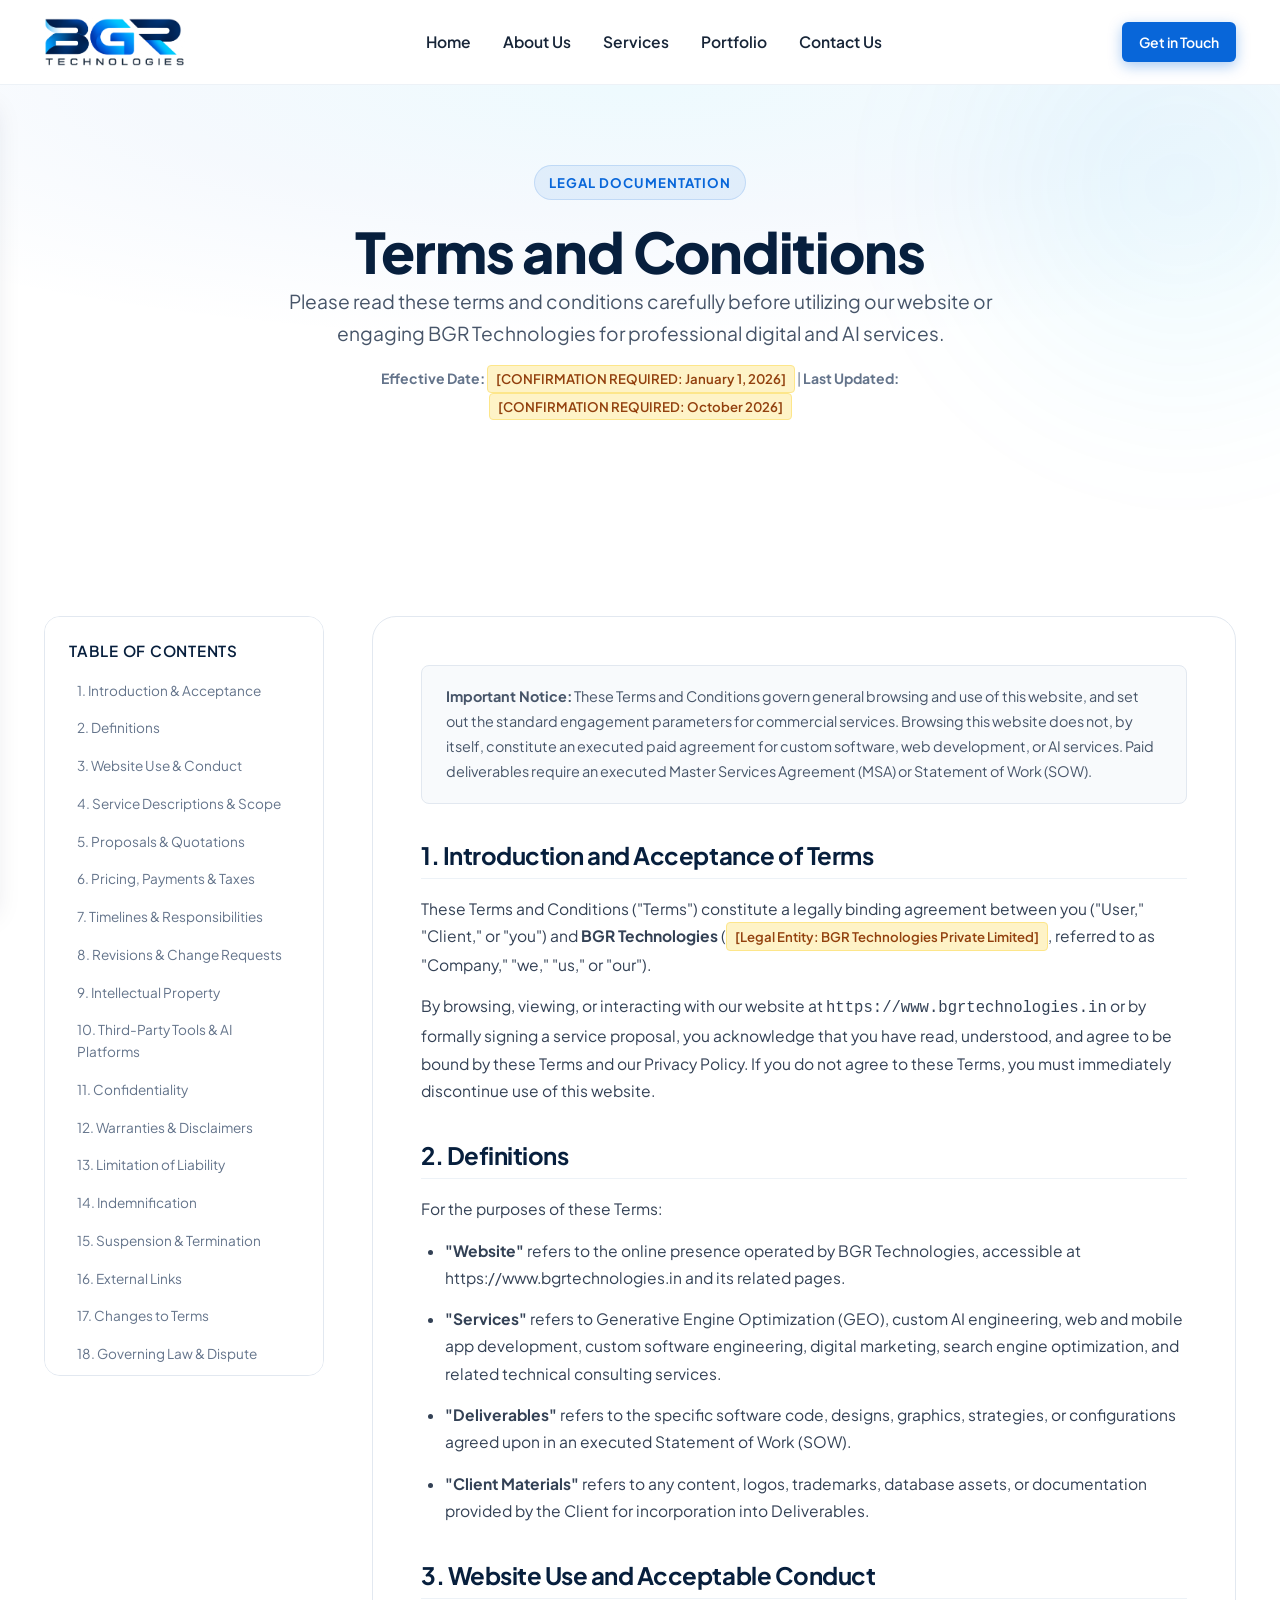
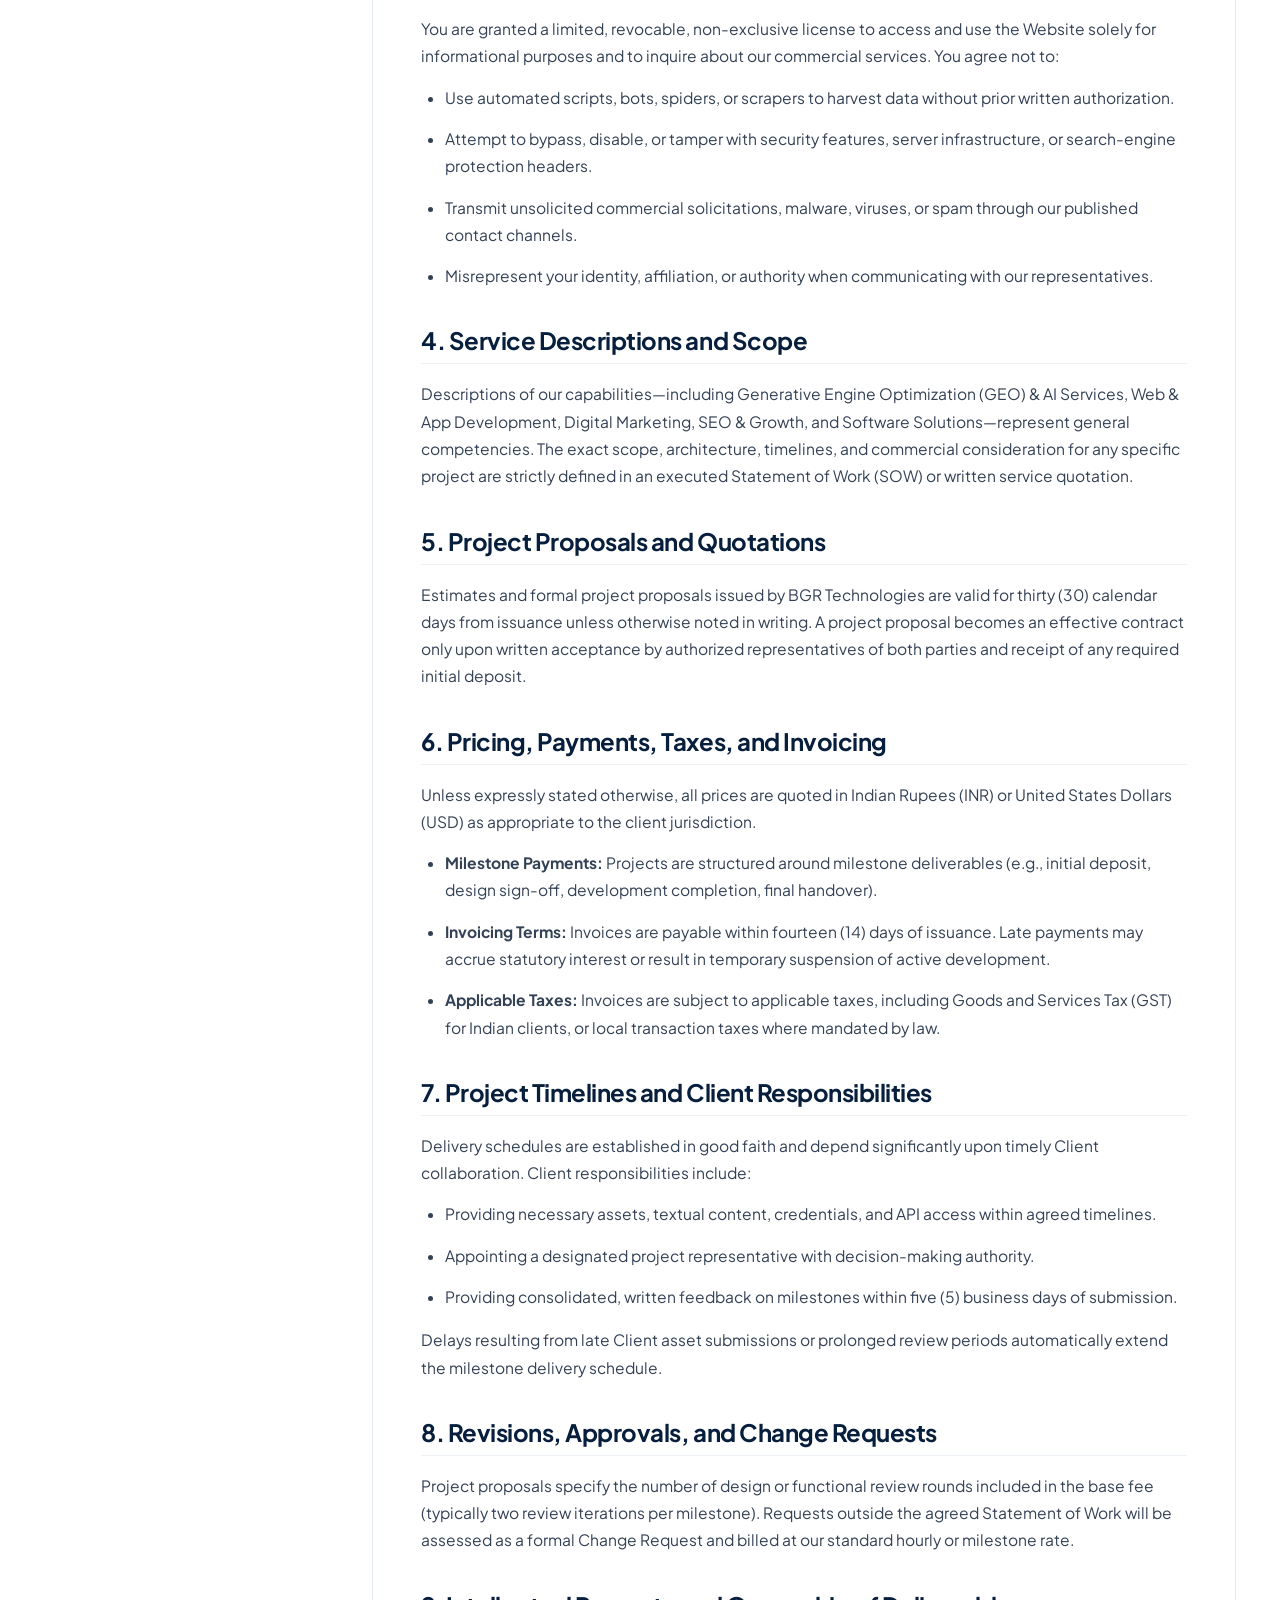
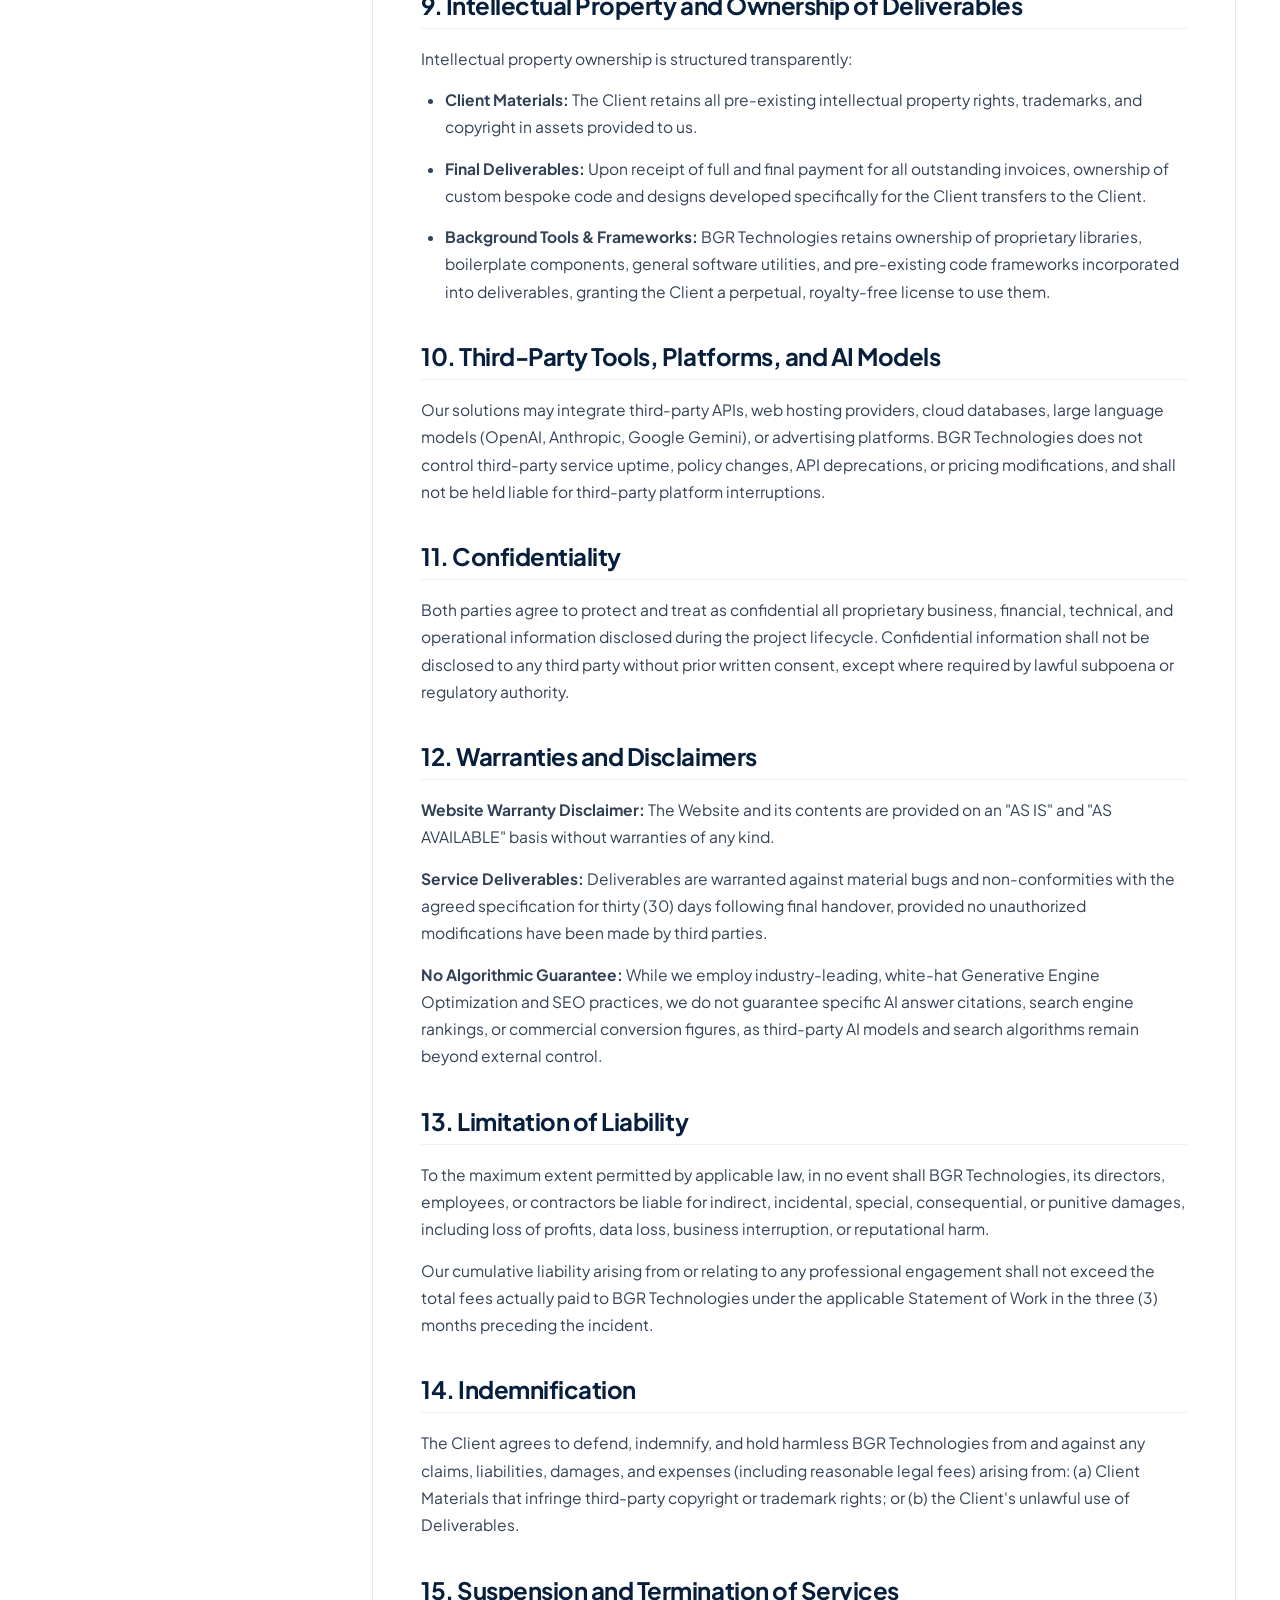
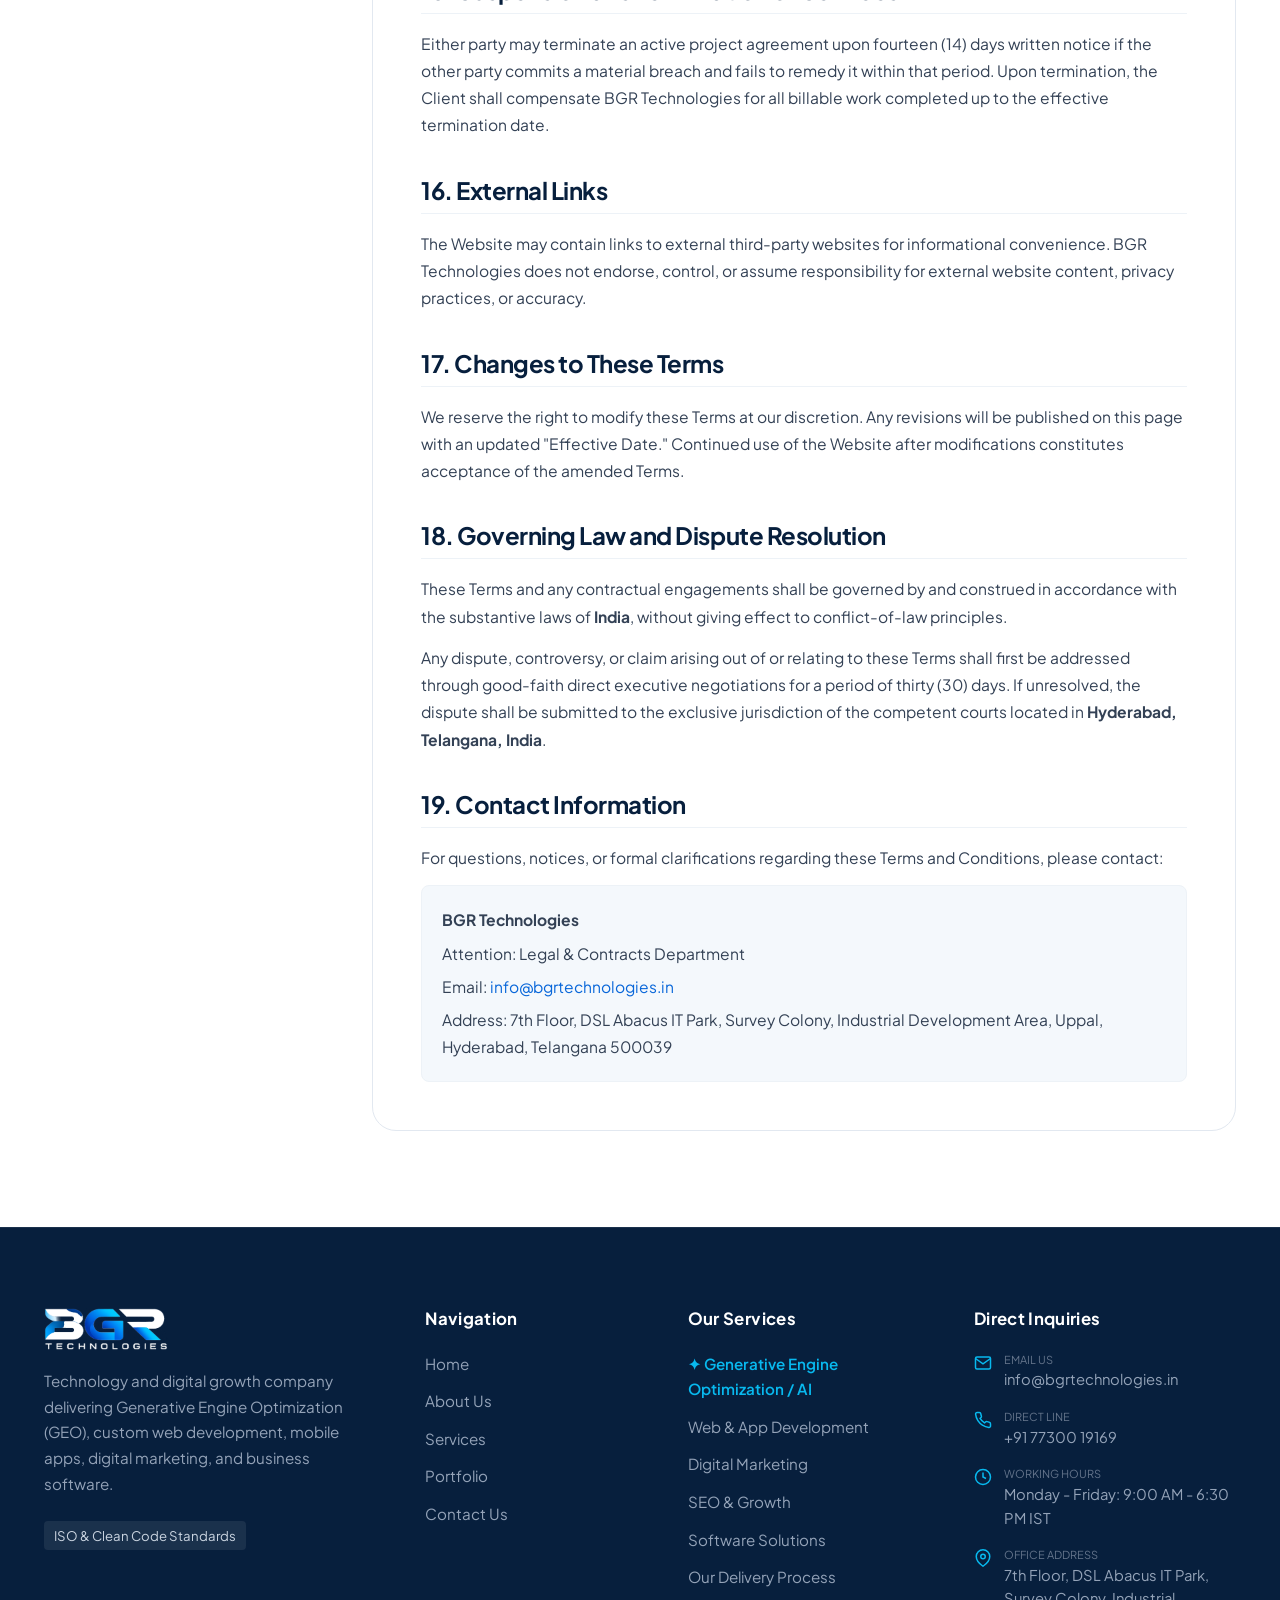
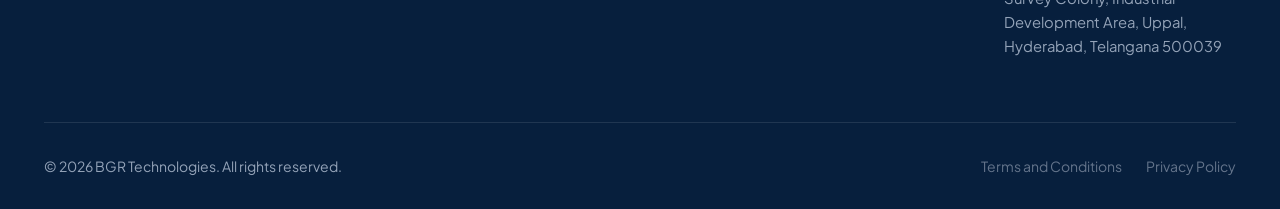
<file: terms.html>
<!DOCTYPE html>
<html lang="en">
<head>
    <meta charset="UTF-8">
    <meta name="viewport" content="width=device-width, initial-scale=1.0">
    <title>Terms and Conditions — BGR Technologies</title>
    <meta name="description" content="Review the official Terms and Conditions governing website usage and professional digital services provided by BGR Technologies.">
    <link rel="canonical" href="https://www.bgrtechnologies.in/terms.html">

    <!-- Open Graph / Social Sharing -->
    <meta property="og:type" content="website">
    <meta property="og:url" content="https://www.bgrtechnologies.in/terms.html">
    <meta property="og:title" content="Terms and Conditions — BGR Technologies">
    <meta property="og:description" content="Review the official Terms and Conditions governing website usage and professional digital services provided by BGR Technologies.">
    <meta property="og:image" content="https://www.bgrtechnologies.in/assets/images/logo-original.png">
    <meta property="og:site_name" content="BGR Technologies">

    <!-- Favicon -->
    <link rel="icon" type="image/png" sizes="32x32" href="assets/images/favicon.png">
    <link rel="icon" type="image/x-icon" href="assets/images/favicon.ico">

    <!-- Stylesheet -->
    <link rel="stylesheet" href="assets/css/style.css">
</head>
<body>
    <!-- Accessibility Skip Link -->
    <a href="#main-content" style="position:absolute; top:-100px; left:16px; background:var(--color-navy); color:#fff; padding:10px 16px; z-index:9999; border-radius:4px; font-weight:600; text-decoration:none;" onfocus="this.style.top='16px'" onblur="this.style.top='-100px'">Skip to main content</a>

    <!-- Global Navigation Header -->
    <header class="site-header" role="banner">
        <div class="container">
            <div class="header-inner">
                <!-- Brand Logo -->
                <a href="index.html" class="brand-logo-wrap" aria-label="BGR Technologies Home">
                    <img src="assets/images/logo.png" alt="BGR Technologies Logo" class="brand-logo" width="180" height="60">
                </a>

                <!-- Desktop Navigation Menu -->
                <nav class="desktop-nav" aria-label="Main Navigation">
                    <a href="index.html" class="nav-link">Home</a>
                    <a href="about.html" class="nav-link">About Us</a>
                    <a href="services.html" class="nav-link">Services</a>
                    <a href="portfolio.html" class="nav-link">Portfolio</a>
                    <a href="contact.html" class="nav-link">Contact Us</a>
                </nav>

                <!-- Header CTA Button -->
                <div class="header-cta-wrap">
                    <a href="contact.html" class="btn btn-primary btn-sm">Get in Touch</a>
                </div>

                <!-- Mobile Menu Toggle Button -->
                <button class="mobile-nav-toggle" aria-label="Toggle navigation menu" aria-expanded="false" aria-controls="mobileDrawer">
                    <span class="hamburger-line"></span>
                    <span class="hamburger-line"></span>
                    <span class="hamburger-line"></span>
                </button>
            </div>
        </div>
    </header>

    <!-- Mobile Drawer Menu -->
    <div id="mobileDrawer" class="mobile-drawer" aria-label="Mobile Navigation">
        <nav class="mobile-nav-list">
            <a href="index.html" class="mobile-nav-link">Home</a>
            <a href="about.html" class="mobile-nav-link">About Us</a>
            <a href="services.html" class="mobile-nav-link">Services</a>
            <a href="portfolio.html" class="mobile-nav-link">Portfolio</a>
            <a href="contact.html" class="mobile-nav-link">Contact Us</a>
        </nav>
        <div class="mobile-drawer-footer">
            <a href="contact.html" class="btn btn-primary" style="width: 100%;">Get in Touch</a>
            <p style="font-size: 0.85rem; color: #64748B; margin-top: 16px; text-align: center;">
                BGR Technologies — Technology. Marketing. Growth.
            </p>
        </div>
    </div>

    <!-- Main Content -->
    <main id="main-content">
        <!-- Terms Hero -->
        <section class="hero" aria-labelledby="terms-hero-heading">
            <div class="container">
                <div class="section-header" style="margin-bottom: 0;">
                    <span class="section-badge">Legal Documentation</span>
                    <h1 id="terms-hero-heading">Terms and Conditions</h1>
                    <p class="lead" style="max-width: 780px; margin: 0 auto;">
                        Please read these terms and conditions carefully before utilizing our website or engaging BGR Technologies for professional digital and AI services.
                    </p>
                    <div style="margin-top: 16px; font-size: 0.875rem; color: #64748B;">
                        <strong>Effective Date:</strong> <span class="placeholder-badge">[CONFIRMATION REQUIRED: January 1, 2026]</span> | 
                        <strong>Last Updated:</strong> <span class="placeholder-badge">[CONFIRMATION REQUIRED: October 2026]</span>
                    </div>
                </div>
            </div>
        </section>

        <!-- Legal Content Section -->
        <section class="section">
            <div class="container">
                <div class="legal-layout">
                    <!-- Sidebar Table of Contents -->
                    <aside class="legal-sidebar" aria-label="Table of Contents">
                        <h4>Table of Contents</h4>
                        <nav class="legal-toc-list">
                            <a href="#sec-1">1. Introduction & Acceptance</a>
                            <a href="#sec-2">2. Definitions</a>
                            <a href="#sec-3">3. Website Use & Conduct</a>
                            <a href="#sec-4">4. Service Descriptions & Scope</a>
                            <a href="#sec-5">5. Proposals & Quotations</a>
                            <a href="#sec-6">6. Pricing, Payments & Taxes</a>
                            <a href="#sec-7">7. Timelines & Responsibilities</a>
                            <a href="#sec-8">8. Revisions & Change Requests</a>
                            <a href="#sec-9">9. Intellectual Property</a>
                            <a href="#sec-10">10. Third-Party Tools & AI Platforms</a>
                            <a href="#sec-11">11. Confidentiality</a>
                            <a href="#sec-12">12. Warranties & Disclaimers</a>
                            <a href="#sec-13">13. Limitation of Liability</a>
                            <a href="#sec-14">14. Indemnification</a>
                            <a href="#sec-15">15. Suspension & Termination</a>
                            <a href="#sec-16">16. External Links</a>
                            <a href="#sec-17">17. Changes to Terms</a>
                            <a href="#sec-18">18. Governing Law & Dispute</a>
                            <a href="#sec-19">19. Contact Information</a>
                        </nav>
                    </aside>

                    <!-- Main Legal Body -->
                    <article class="legal-content">
                        <div style="background: #F8FAFC; border: 1px solid #E2E8F0; border-radius: 8px; padding: 18px 24px; margin-bottom: 32px;">
                            <p style="font-size: 0.9rem; margin: 0; color: #475569;">
                                <strong>Important Notice:</strong> These Terms and Conditions govern general browsing and use of this website, and set out the standard engagement parameters for commercial services. Browsing this website does not, by itself, constitute an executed paid agreement for custom software, web development, or AI services. Paid deliverables require an executed Master Services Agreement (MSA) or Statement of Work (SOW).
                            </p>
                        </div>

                        <section id="sec-1">
                            <h2>1. Introduction and Acceptance of Terms</h2>
                            <p>
                                These Terms and Conditions ("Terms") constitute a legally binding agreement between you ("User," "Client," or "you") and <strong>BGR Technologies</strong> (<span class="placeholder-badge">[Legal Entity: BGR Technologies Private Limited]</span>, referred to as "Company," "we," "us," or "our").
                            </p>
                            <p>
                                By browsing, viewing, or interacting with our website at <code>https://www.bgrtechnologies.in</code> or by formally signing a service proposal, you acknowledge that you have read, understood, and agree to be bound by these Terms and our Privacy Policy. If you do not agree to these Terms, you must immediately discontinue use of this website.
                            </p>
                        </section>

                        <section id="sec-2">
                            <h2>2. Definitions</h2>
                            <p>For the purposes of these Terms:</p>
                            <ul>
                                <li><strong>"Website"</strong> refers to the online presence operated by BGR Technologies, accessible at https://www.bgrtechnologies.in and its related pages.</li>
                                <li><strong>"Services"</strong> refers to Generative Engine Optimization (GEO), custom AI engineering, web and mobile app development, custom software engineering, digital marketing, search engine optimization, and related technical consulting services.</li>
                                <li><strong>"Deliverables"</strong> refers to the specific software code, designs, graphics, strategies, or configurations agreed upon in an executed Statement of Work (SOW).</li>
                                <li><strong>"Client Materials"</strong> refers to any content, logos, trademarks, database assets, or documentation provided by the Client for incorporation into Deliverables.</li>
                            </ul>
                        </section>

                        <section id="sec-3">
                            <h2>3. Website Use and Acceptable Conduct</h2>
                            <p>
                                You are granted a limited, revocable, non-exclusive license to access and use the Website solely for informational purposes and to inquire about our commercial services. You agree not to:
                            </p>
                            <ul>
                                <li>Use automated scripts, bots, spiders, or scrapers to harvest data without prior written authorization.</li>
                                <li>Attempt to bypass, disable, or tamper with security features, server infrastructure, or search-engine protection headers.</li>
                                <li>Transmit unsolicited commercial solicitations, malware, viruses, or spam through our published contact channels.</li>
                                <li>Misrepresent your identity, affiliation, or authority when communicating with our representatives.</li>
                            </ul>
                        </section>

                        <section id="sec-4">
                            <h2>4. Service Descriptions and Scope</h2>
                            <p>
                                Descriptions of our capabilities—including Generative Engine Optimization (GEO) & AI Services, Web & App Development, Digital Marketing, SEO & Growth, and Software Solutions—represent general competencies. The exact scope, architecture, timelines, and commercial consideration for any specific project are strictly defined in an executed Statement of Work (SOW) or written service quotation.
                            </p>
                        </section>

                        <section id="sec-5">
                            <h2>5. Project Proposals and Quotations</h2>
                            <p>
                                Estimates and formal project proposals issued by BGR Technologies are valid for thirty (30) calendar days from issuance unless otherwise noted in writing. A project proposal becomes an effective contract only upon written acceptance by authorized representatives of both parties and receipt of any required initial deposit.
                            </p>
                        </section>

                        <section id="sec-6">
                            <h2>6. Pricing, Payments, Taxes, and Invoicing</h2>
                            <p>
                                Unless expressly stated otherwise, all prices are quoted in Indian Rupees (INR) or United States Dollars (USD) as appropriate to the client jurisdiction.
                            </p>
                            <ul>
                                <li><strong>Milestone Payments:</strong> Projects are structured around milestone deliverables (e.g., initial deposit, design sign-off, development completion, final handover).</li>
                                <li><strong>Invoicing Terms:</strong> Invoices are payable within fourteen (14) days of issuance. Late payments may accrue statutory interest or result in temporary suspension of active development.</li>
                                <li><strong>Applicable Taxes:</strong> Invoices are subject to applicable taxes, including Goods and Services Tax (GST) for Indian clients, or local transaction taxes where mandated by law.</li>
                            </ul>
                        </section>

                        <section id="sec-7">
                            <h2>7. Project Timelines and Client Responsibilities</h2>
                            <p>
                                Delivery schedules are established in good faith and depend significantly upon timely Client collaboration. Client responsibilities include:
                            </p>
                            <ul>
                                <li>Providing necessary assets, textual content, credentials, and API access within agreed timelines.</li>
                                <li>Appointing a designated project representative with decision-making authority.</li>
                                <li>Providing consolidated, written feedback on milestones within five (5) business days of submission.</li>
                            </ul>
                            <p>Delays resulting from late Client asset submissions or prolonged review periods automatically extend the milestone delivery schedule.</p>
                        </section>

                        <section id="sec-8">
                            <h2>8. Revisions, Approvals, and Change Requests</h2>
                            <p>
                                Project proposals specify the number of design or functional review rounds included in the base fee (typically two review iterations per milestone). Requests outside the agreed Statement of Work will be assessed as a formal Change Request and billed at our standard hourly or milestone rate.
                            </p>
                        </section>

                        <section id="sec-9">
                            <h2>9. Intellectual Property and Ownership of Deliverables</h2>
                            <p>
                                Intellectual property ownership is structured transparently:
                            </p>
                            <ul>
                                <li><strong>Client Materials:</strong> The Client retains all pre-existing intellectual property rights, trademarks, and copyright in assets provided to us.</li>
                                <li><strong>Final Deliverables:</strong> Upon receipt of full and final payment for all outstanding invoices, ownership of custom bespoke code and designs developed specifically for the Client transfers to the Client.</li>
                                <li><strong>Background Tools & Frameworks:</strong> BGR Technologies retains ownership of proprietary libraries, boilerplate components, general software utilities, and pre-existing code frameworks incorporated into deliverables, granting the Client a perpetual, royalty-free license to use them.</li>
                            </ul>
                        </section>

                        <section id="sec-10">
                            <h2>10. Third-Party Tools, Platforms, and AI Models</h2>
                            <p>
                                Our solutions may integrate third-party APIs, web hosting providers, cloud databases, large language models (OpenAI, Anthropic, Google Gemini), or advertising platforms. BGR Technologies does not control third-party service uptime, policy changes, API deprecations, or pricing modifications, and shall not be held liable for third-party platform interruptions.
                            </p>
                        </section>

                        <section id="sec-11">
                            <h2>11. Confidentiality</h2>
                            <p>
                                Both parties agree to protect and treat as confidential all proprietary business, financial, technical, and operational information disclosed during the project lifecycle. Confidential information shall not be disclosed to any third party without prior written consent, except where required by lawful subpoena or regulatory authority.
                            </p>
                        </section>

                        <section id="sec-12">
                            <h2>12. Warranties and Disclaimers</h2>
                            <p>
                                <strong>Website Warranty Disclaimer:</strong> The Website and its contents are provided on an "AS IS" and "AS AVAILABLE" basis without warranties of any kind.
                            </p>
                            <p>
                                <strong>Service Deliverables:</strong> Deliverables are warranted against material bugs and non-conformities with the agreed specification for thirty (30) days following final handover, provided no unauthorized modifications have been made by third parties.
                            </p>
                            <p>
                                <strong>No Algorithmic Guarantee:</strong> While we employ industry-leading, white-hat Generative Engine Optimization and SEO practices, we do not guarantee specific AI answer citations, search engine rankings, or commercial conversion figures, as third-party AI models and search algorithms remain beyond external control.
                            </p>
                        </section>

                        <section id="sec-13">
                            <h2>13. Limitation of Liability</h2>
                            <p>
                                To the maximum extent permitted by applicable law, in no event shall BGR Technologies, its directors, employees, or contractors be liable for indirect, incidental, special, consequential, or punitive damages, including loss of profits, data loss, business interruption, or reputational harm.
                            </p>
                            <p>
                                Our cumulative liability arising from or relating to any professional engagement shall not exceed the total fees actually paid to BGR Technologies under the applicable Statement of Work in the three (3) months preceding the incident.
                            </p>
                        </section>

                        <section id="sec-14">
                            <h2>14. Indemnification</h2>
                            <p>
                                The Client agrees to defend, indemnify, and hold harmless BGR Technologies from and against any claims, liabilities, damages, and expenses (including reasonable legal fees) arising from: (a) Client Materials that infringe third-party copyright or trademark rights; or (b) the Client's unlawful use of Deliverables.
                            </p>
                        </section>

                        <section id="sec-15">
                            <h2>15. Suspension and Termination of Services</h2>
                            <p>
                                Either party may terminate an active project agreement upon fourteen (14) days written notice if the other party commits a material breach and fails to remedy it within that period. Upon termination, the Client shall compensate BGR Technologies for all billable work completed up to the effective termination date.
                            </p>
                        </section>

                        <section id="sec-16">
                            <h2>16. External Links</h2>
                            <p>
                                The Website may contain links to external third-party websites for informational convenience. BGR Technologies does not endorse, control, or assume responsibility for external website content, privacy practices, or accuracy.
                            </p>
                        </section>

                        <section id="sec-17">
                            <h2>17. Changes to These Terms</h2>
                            <p>
                                We reserve the right to modify these Terms at our discretion. Any revisions will be published on this page with an updated "Effective Date." Continued use of the Website after modifications constitutes acceptance of the amended Terms.
                            </p>
                        </section>

                        <section id="sec-18">
                            <h2>18. Governing Law and Dispute Resolution</h2>
                            <p>
                                These Terms and any contractual engagements shall be governed by and construed in accordance with the substantive laws of <strong>India</strong>, without giving effect to conflict-of-law principles.
                            </p>
                            <p>
                                Any dispute, controversy, or claim arising out of or relating to these Terms shall first be addressed through good-faith direct executive negotiations for a period of thirty (30) days. If unresolved, the dispute shall be submitted to the exclusive jurisdiction of the competent courts located in <strong>Hyderabad, Telangana, India</strong>.
                            </p>
                        </section>

                        <section id="sec-19">
                            <h2>19. Contact Information</h2>
                            <p>
                                For questions, notices, or formal clarifications regarding these Terms and Conditions, please contact:
                            </p>
                            <div style="background: var(--color-bg-alt); padding: 20px; border-radius: 8px; border: 1px solid var(--color-border-subtle); margin-top: 14px;">
                                <p style="margin: 0 0 6px 0;"><strong>BGR Technologies</strong></p>
                                <p style="margin: 0 0 6px 0;">Attention: Legal & Contracts Department</p>
                                <p style="margin: 0 0 6px 0;">Email: <a href="mailto:info@bgrtechnologies.in">info@bgrtechnologies.in</a></p>
                                <p style="margin: 0;">Address: 7th Floor, DSL Abacus IT Park, Survey Colony, Industrial Development Area, Uppal, Hyderabad, Telangana 500039</p>
                            </div>
                        </section>
                    </article>
                </div>
            </div>
        </section>
    </main>

    <!-- Global Footer -->
    <footer class="site-footer" role="contentinfo">
        <div class="container">
            <div class="footer-grid">
                <!-- Column 1: Brand -->
                <div class="footer-brand">
                    <a href="index.html" aria-label="BGR Technologies Home">
                        <img src="assets/images/logo-white.png" alt="BGR Technologies" class="footer-logo" width="160" height="52">
                    </a>
                    <p>
                        Technology and digital growth company delivering Generative Engine Optimization (GEO), custom web development, mobile apps, digital marketing, and business software.
                    </p>
                    <div style="display: flex; gap: 12px; margin-top: 16px;">
                        <span style="font-size: 0.825rem; background: rgba(255,255,255,0.08); padding: 4px 10px; border-radius: 4px; color: #CBD5E1;">ISO & Clean Code Standards</span>
                    </div>
                </div>

                <!-- Column 2: Quick Links -->
                <div class="footer-col">
                    <h4>Navigation</h4>
                    <ul class="footer-links">
                        <li><a href="index.html">Home</a></li>
                        <li><a href="about.html">About Us</a></li>
                        <li><a href="services.html">Services</a></li>
                        <li><a href="portfolio.html">Portfolio</a></li>
                        <li><a href="contact.html">Contact Us</a></li>
                    </ul>
                </div>

                <!-- Column 3: Services -->
                <div class="footer-col">
                    <h4>Our Services</h4>
                    <ul class="footer-links">
                        <li><a href="services.html#geo-ai-services" style="color: var(--color-cyan); font-weight: 600;">✦ Generative Engine Optimization / AI</a></li>
                        <li><a href="services.html#web-app-development">Web & App Development</a></li>
                        <li><a href="services.html#digital-marketing">Digital Marketing</a></li>
                        <li><a href="services.html#seo-growth">SEO & Growth</a></li>
                        <li><a href="services.html#software-solutions">Software Solutions</a></li>
                        <li><a href="services.html#delivery-process">Our Delivery Process</a></li>
                    </ul>
                </div>

                <!-- Column 4: Contact -->
                <div class="footer-col">
                    <h4>Direct Inquiries</h4>
                    <div class="footer-contact-list">
                        <div class="contact-item">
                            <svg class="contact-icon" viewBox="0 0 24 24" fill="none" stroke="currentColor" stroke-width="2"><path d="M4 4h16c1.1 0 2 .9 2 2v12c0 1.1-.9 2-2 2H4c-1.1 0-2-.9-2-2V6c0-1.1.9-2 2-2z"></path><polyline points="22,6 12,13 2,6"></polyline></svg>
                            <div>
                                <span style="display:block; font-size: 11px; text-transform: uppercase; color: #64748B;">Email Us</span>
                                <a href="mailto:info@bgrtechnologies.in">info@bgrtechnologies.in</a>
                            </div>
                        </div>

                        <div class="contact-item">
                            <svg class="contact-icon" viewBox="0 0 24 24" fill="none" stroke="currentColor" stroke-width="2"><path d="M22 16.92v3a2 2 0 0 1-2.18 2 19.79 19.79 0 0 1-8.63-3.07 19.5 19.5 0 0 1-6-6 19.79 19.79 0 0 1-3.07-8.67A2 2 0 0 1 4.11 2h3a2 2 0 0 1 2 1.72 12.84 12.84 0 0 0 .7 2.81 2 2 0 0 1-.45 2.11L8.09 9.91a16 16 0 0 0 6 6l1.27-1.27a2 2 0 0 1 2.11-.45 12.84 12.84 0 0 0 2.81.7A2 2 0 0 1 22 16.92z"></path></svg>
                            <div>
                                <span style="display:block; font-size: 11px; text-transform: uppercase; color: #64748B;">Direct Line</span>
                                <span class="safe-phone" data-nosnippet data-enc="KzkxIDc3MzAwIDE5MTY5" data-raw="KzkxNzczMDAxOTE2OQ==">
                                    <span style="font-size: 12px; color: #94A3B8;">[Click to Reveal Phone]</span>
                                </span>
                            </div>
                        </div>

                        <div class="contact-item">
                            <svg class="contact-icon" viewBox="0 0 24 24" fill="none" stroke="currentColor" stroke-width="2"><circle cx="12" cy="12" r="10"></circle><polyline points="12 6 12 12 16 14"></polyline></svg>
                            <div>
                                <span style="display:block; font-size: 11px; text-transform: uppercase; color: #64748B;">Working Hours</span>
                                <span>Monday - Friday: 9:00 AM - 6:30 PM IST</span>
                            </div>
                        </div>

                        <div class="contact-item">
                            <svg class="contact-icon" viewBox="0 0 24 24" fill="none" stroke="currentColor" stroke-width="2"><path d="M21 10c0 7-9 13-9 13s-9-6-9-13a9 9 0 0 1 18 0z"></path><circle cx="12" cy="10" r="3"></circle></svg>
                            <div>
                                <span style="display:block; font-size: 11px; text-transform: uppercase; color: #64748B;">Office Address</span>
                                <span>7th Floor, DSL Abacus IT Park, Survey Colony, Industrial Development Area, Uppal, Hyderabad, Telangana 500039</span>
                            </div>
                        </div>
                    </div>
                </div>
            </div>

            <!-- Footer Bottom -->
            <div class="footer-bottom">
                <div>
                    &copy; 2026 BGR Technologies. All rights reserved.
                </div>
                <div class="footer-legal-links">
                    <a href="terms.html">Terms and Conditions</a>
                    <a href="privacy.html">Privacy Policy</a>
                </div>
            </div>
        </div>
    </footer>

    <!-- Client Script -->
    <script src="assets/js/main.js"></script>
</body>
</html>
</file>
<file: assets/css/style.css>
/**
 * BGR Technologies - Premium Enterprise Design System
 * Primary Navy: #071F3D | Royal Blue: #0866D9 | Cyan Accent: #08B9EF
 * Dark Text: #172538 | Secondary Text: #64748B | Light BG: #F4F8FC
 */

@import url('https://fonts.googleapis.com/css2?family=Plus+Jakarta+Sans:wght@300;400;500;600;700;800&display=swap');

:root {
  --color-navy: #071F3D;
  --color-navy-dark: #041326;
  --color-royal: #0866D9;
  --color-royal-hover: #0756b8;
  --color-cyan: #08B9EF;
  --color-cyan-glow: rgba(8, 185, 239, 0.2);
  --color-dark: #172538;
  --color-slate: #64748B;
  --color-slate-light: #94A3B8;
  --color-border: #E2E8F0;
  --color-border-subtle: #EDF2F7;
  --color-bg-white: #FFFFFF;
  --color-bg-alt: #F4F8FC;
  --color-success: #10B981;
  --color-danger: #EF4444;

  --font-sans: 'Plus Jakarta Sans', -apple-system, BlinkMacSystemFont, 'Segoe UI', Roboto, Helvetica, Arial, sans-serif;
  
  --shadow-sm: 0 1px 2px 0 rgba(7, 31, 61, 0.05);
  --shadow-md: 0 4px 6px -1px rgba(7, 31, 61, 0.07), 0 2px 4px -2px rgba(7, 31, 61, 0.05);
  --shadow-lg: 0 10px 15px -3px rgba(7, 31, 61, 0.08), 0 4px 6px -4px rgba(7, 31, 61, 0.03);
  --shadow-xl: 0 20px 25px -5px rgba(7, 31, 61, 0.1), 0 8px 10px -6px rgba(7, 31, 61, 0.04);
  --shadow-glow: 0 0 25px rgba(8, 185, 239, 0.18);

  --radius-sm: 6px;
  --radius-md: 10px;
  --radius-lg: 16px;
  --radius-xl: 24px;
  --radius-full: 9999px;

  --transition-fast: 0.15s ease;
  --transition-normal: 0.25s cubic-bezier(0.16, 1, 0.3, 1);
  --transition-slow: 0.4s cubic-bezier(0.16, 1, 0.3, 1);
}

/* Base & Reset */
*, *::before, *::after {
  box-sizing: border-box;
  margin: 0;
  padding: 0;
}

html {
  font-family: var(--font-sans);
  font-size: 16px;
  line-height: 1.6;
  color: var(--color-dark);
  background-color: var(--color-bg-white);
  scroll-behavior: smooth;
  -webkit-font-smoothing: antialiased;
  -moz-osx-font-smoothing: grayscale;
}

body {
  min-height: 100vh;
  display: flex;
  flex-direction: column;
  overflow-x: hidden;
}

main {
  flex: 1 0 auto;
}

img, svg {
  display: block;
  max-width: 100%;
  height: auto;
}

a {
  color: var(--color-royal);
  text-decoration: none;
  transition: color var(--transition-fast);
}

a:hover {
  color: var(--color-navy);
}

ul, ol {
  list-style: none;
}

button, input, textarea, select {
  font: inherit;
  color: inherit;
}

button {
  background: none;
  border: none;
  cursor: pointer;
}

/* Typography Hierarchy */
h1, h2, h3, h4, h5, h6 {
  color: var(--color-navy);
  font-weight: 700;
  line-height: 1.25;
  letter-spacing: -0.02em;
}

h1 { font-size: clamp(2.25rem, 4.5vw, 3.5rem); font-weight: 800; }
h2 { font-size: clamp(1.85rem, 3vw, 2.5rem); }
h3 { font-size: clamp(1.35rem, 2vw, 1.75rem); }
h4 { font-size: 1.25rem; font-weight: 600; }
p { color: var(--color-slate); font-size: 1.05rem; line-height: 1.7; }
p.lead { font-size: 1.2rem; line-height: 1.65; color: #475569; }

/* Layout Utilities */
.container {
  width: 100%;
  max-width: 1240px;
  margin-left: auto;
  margin-right: auto;
  padding-left: 24px;
  padding-right: 24px;
}

.container-narrow {
  max-width: 860px;
}

.section {
  padding-top: 96px;
  padding-bottom: 96px;
}

.section-sm {
  padding-top: 56px;
  padding-bottom: 56px;
}

.bg-alt {
  background-color: var(--color-bg-alt);
}

.bg-navy {
  background-color: var(--color-navy);
  color: #FFFFFF;
}

.bg-navy h1, .bg-navy h2, .bg-navy h3, .bg-navy h4 {
  color: #FFFFFF;
}

.bg-navy p {
  color: #94A3B8;
}

.section-header {
  text-align: center;
  max-width: 760px;
  margin: 0 auto 56px auto;
}

.section-header.text-left {
  text-align: left;
  margin-left: 0;
}

.section-badge {
  display: inline-flex;
  align-items: center;
  gap: 8px;
  padding: 6px 14px;
  background: rgba(8, 102, 217, 0.08);
  color: var(--color-royal);
  font-size: 0.825rem;
  font-weight: 700;
  text-transform: uppercase;
  letter-spacing: 0.08em;
  border-radius: var(--radius-full);
  margin-bottom: 16px;
  border: 1px solid rgba(8, 102, 217, 0.15);
}

.section-badge.badge-cyan {
  background: rgba(8, 185, 239, 0.12);
  color: #037ba0;
  border-color: rgba(8, 185, 239, 0.25);
}

.section-header h2 {
  margin-bottom: 16px;
}

/* Buttons */
.btn {
  display: inline-flex;
  align-items: center;
  justify-content: center;
  gap: 10px;
  font-weight: 600;
  font-size: 0.975rem;
  padding: 13px 26px;
  border-radius: var(--radius-md);
  transition: all var(--transition-normal);
  cursor: pointer;
  text-align: center;
  white-space: nowrap;
}

.btn-primary {
  background: var(--color-royal);
  color: #FFFFFF;
  box-shadow: 0 4px 14px rgba(8, 102, 217, 0.35);
  border: 1px solid transparent;
}

.btn-primary:hover {
  background: var(--color-royal-hover);
  color: #FFFFFF;
  transform: translateY(-2px);
  box-shadow: 0 6px 20px rgba(8, 102, 217, 0.45);
}

.btn-secondary {
  background: #FFFFFF;
  color: var(--color-navy);
  border: 1px solid var(--color-border);
  box-shadow: var(--shadow-sm);
}

.btn-secondary:hover {
  background: var(--color-bg-alt);
  color: var(--color-royal);
  border-color: #cbd5e1;
  transform: translateY(-2px);
  box-shadow: var(--shadow-md);
}

.btn-accent {
  background: var(--color-cyan);
  color: var(--color-navy);
  font-weight: 700;
  box-shadow: 0 4px 14px rgba(8, 185, 239, 0.3);
  border: 1px solid transparent;
}

.btn-accent:hover {
  background: #06a4d4;
  color: var(--color-navy);
  transform: translateY(-2px);
  box-shadow: 0 6px 20px rgba(8, 185, 239, 0.45);
}

.btn-outline-white {
  background: transparent;
  color: #FFFFFF;
  border: 1px solid rgba(255, 255, 255, 0.35);
}

.btn-outline-white:hover {
  background: rgba(255, 255, 255, 0.1);
  color: #FFFFFF;
  border-color: #FFFFFF;
  transform: translateY(-2px);
}

.btn-lg {
  padding: 16px 34px;
  font-size: 1.05rem;
  border-radius: var(--radius-md);
}

.btn-sm {
  padding: 8px 16px;
  font-size: 0.875rem;
  border-radius: var(--radius-sm);
}

/* Global Header */
.site-header {
  position: sticky;
  top: 0;
  z-index: 1000;
  background: rgba(255, 255, 255, 0.95);
  backdrop-filter: blur(12px);
  -webkit-backdrop-filter: blur(12px);
  border-bottom: 1px solid var(--color-border-subtle);
  transition: all var(--transition-normal);
}

.site-header.scrolled {
  background: rgba(255, 255, 255, 0.98);
  box-shadow: 0 4px 20px -2px rgba(7, 31, 61, 0.08);
  border-bottom-color: var(--color-border);
}

.header-inner {
  display: flex;
  align-items: center;
  justify-content: space-between;
  height: 84px;
}

.brand-logo-wrap {
  display: flex;
  align-items: center;
  text-decoration: none;
}

.brand-logo {
  height: 48px;
  width: auto;
  object-fit: contain;
  transition: transform var(--transition-fast);
}

.brand-logo-wrap:hover .brand-logo {
  transform: scale(1.02);
}

.desktop-nav {
  display: flex;
  align-items: center;
  gap: 32px;
}

.nav-link {
  font-size: 0.975rem;
  font-weight: 600;
  color: var(--color-dark);
  position: relative;
  padding: 8px 0;
  transition: color var(--transition-fast);
}

.nav-link:hover,
.nav-link.active {
  color: var(--color-royal);
}

.nav-link.active::after {
  content: '';
  position: absolute;
  bottom: 0;
  left: 0;
  width: 100%;
  height: 2px;
  background: var(--color-royal);
  border-radius: 2px;
}

.header-cta-wrap {
  display: flex;
  align-items: center;
  gap: 16px;
}

/* Mobile Nav Toggle */
.mobile-nav-toggle {
  display: none;
  flex-direction: column;
  justify-content: center;
  align-items: center;
  width: 44px;
  height: 44px;
  border-radius: var(--radius-sm);
  background: var(--color-bg-alt);
  border: 1px solid var(--color-border);
  cursor: pointer;
  z-index: 1010;
}

.hamburger-line {
  width: 22px;
  height: 2px;
  background-color: var(--color-navy);
  border-radius: 2px;
  transition: all var(--transition-normal);
}

.hamburger-line + .hamburger-line {
  margin-top: 5px;
}

.mobile-nav-toggle.open .hamburger-line:nth-child(1) {
  transform: translateY(7px) rotate(45deg);
}

.mobile-nav-toggle.open .hamburger-line:nth-child(2) {
  opacity: 0;
}

.mobile-nav-toggle.open .hamburger-line:nth-child(3) {
  transform: translateY(-7px) rotate(-45deg);
}

/* Mobile Navigation Drawer */
.mobile-drawer {
  position: fixed;
  top: 84px;
  left: 0;
  width: 100%;
  height: calc(100vh - 84px);
  background: #FFFFFF;
  padding: 32px 24px;
  overflow-y: auto;
  transform: translateX(-100%);
  transition: transform var(--transition-slow);
  z-index: 999;
  border-top: 1px solid var(--color-border);
  box-shadow: var(--shadow-xl);
  display: flex;
  flex-direction: column;
  justify-content: space-between;
}

.mobile-drawer.open {
  transform: translateX(0);
}

.mobile-nav-list {
  display: flex;
  flex-direction: column;
  gap: 12px;
}

.mobile-nav-link {
  display: block;
  font-size: 1.15rem;
  font-weight: 600;
  color: var(--color-dark);
  padding: 12px 16px;
  border-radius: var(--radius-md);
  transition: all var(--transition-fast);
}

.mobile-nav-link:hover,
.mobile-nav-link.active {
  background: var(--color-bg-alt);
  color: var(--color-royal);
  padding-left: 20px;
}

.mobile-drawer-footer {
  padding-top: 32px;
  border-top: 1px solid var(--color-border-subtle);
}

/* Hero Section */
.hero {
  position: relative;
  padding-top: 80px;
  padding-bottom: 100px;
  background: radial-gradient(80% 60% at 50% 0%, rgba(8, 185, 239, 0.07) 0%, rgba(8, 102, 217, 0.04) 50%, rgba(255, 255, 255, 0) 100%);
  overflow: hidden;
}

.hero::before {
  content: '';
  position: absolute;
  top: -200px;
  right: -200px;
  width: 600px;
  height: 600px;
  border-radius: 50%;
  background: radial-gradient(circle, rgba(8, 185, 239, 0.08) 0%, transparent 70%);
  filter: blur(50px);
  pointer-events: none;
}

.hero-grid {
  display: grid;
  grid-template-columns: 1.15fr 0.85fr;
  align-items: center;
  gap: 56px;
}

.hero-content h1 {
  margin-bottom: 20px;
}

.hero-content .lead {
  margin-bottom: 36px;
  max-width: 580px;
}

.hero-actions {
  display: flex;
  flex-wrap: wrap;
  align-items: center;
  gap: 16px;
  margin-bottom: 40px;
}

.hero-trust-bar {
  display: flex;
  align-items: center;
  gap: 24px;
  padding-top: 24px;
  border-top: 1px solid var(--color-border-subtle);
}

.trust-item {
  display: flex;
  align-items: center;
  gap: 8px;
  font-size: 0.875rem;
  font-weight: 600;
  color: var(--color-dark);
}

.trust-icon {
  width: 18px;
  height: 18px;
  color: var(--color-royal);
}

/* Hero Visual Image Card */
.hero-visual {
  position: relative;
}

.hero-image-card {
  position: relative;
  border-radius: var(--radius-xl);
  overflow: hidden;
  box-shadow: 0 20px 45px -10px rgba(7, 31, 61, 0.2), 0 10px 20px -5px rgba(7, 31, 61, 0.1);
  border: 1px solid rgba(8, 102, 217, 0.18);
  background: #FFFFFF;
}

.hero-img {
  width: 100%;
  height: auto;
  aspect-ratio: 3 / 2;
  object-fit: cover;
  display: block;
  transition: transform var(--transition-slow);
}

.hero-image-card:hover .hero-img {
  transform: scale(1.025);
}

.hero-image-overlay {
  position: absolute;
  inset: 0;
  background: linear-gradient(180deg, rgba(7, 31, 61, 0.02) 0%, rgba(7, 31, 61, 0.12) 100%);
  pointer-events: none;
}

.floating-badge {
  position: absolute;
  background: rgba(255, 255, 255, 0.96);
  backdrop-filter: blur(12px);
  -webkit-backdrop-filter: blur(12px);
  border: 1px solid var(--color-border);
  border-radius: var(--radius-md);
  padding: 12px 18px;
  box-shadow: var(--shadow-xl);
  display: flex;
  align-items: center;
  gap: 12px;
  z-index: 2;
  transition: transform var(--transition-fast);
}

.floating-badge:hover {
  transform: translateY(-2px);
}

.floating-badge.badge-bottom-left {
  bottom: -18px;
  left: -20px;
}

.floating-badge.badge-top-right {
  top: 18px;
  right: -16px;
  flex-direction: column;
  align-items: flex-start;
  gap: 4px;
}

.floating-badge-icon {
  width: 38px;
  height: 38px;
  border-radius: 10px;
  background: rgba(8, 102, 217, 0.1);
  color: var(--color-royal);
  display: flex;
  align-items: center;
  justify-content: center;
  flex-shrink: 0;
}

/* Card Grids */
.grid-4 {
  display: grid;
  grid-template-columns: repeat(4, 1fr);
  gap: 28px;
}

.grid-3 {
  display: grid;
  grid-template-columns: repeat(3, 1fr);
  gap: 28px;
}

.grid-2 {
  display: grid;
  grid-template-columns: repeat(2, 1fr);
  gap: 32px;
}

/* Service Cards */
.service-card {
  background: #FFFFFF;
  border: 1px solid var(--color-border);
  border-radius: var(--radius-lg);
  padding: 36px 28px;
  transition: all var(--transition-normal);
  display: flex;
  flex-direction: column;
  position: relative;
  overflow: hidden;
}

.service-card.card-featured {
  border-color: rgba(8, 185, 239, 0.45);
  box-shadow: 0 10px 25px -5px rgba(8, 185, 239, 0.15);
  background: linear-gradient(180deg, #FFFFFF 0%, #F4F8FC 100%);
}

.service-card.card-featured::after {
  opacity: 1;
  background: linear-gradient(90deg, var(--color-cyan) 0%, var(--color-royal) 100%);
  height: 5px;
}

.featured-pill {
  position: absolute;
  top: 14px;
  right: 14px;
  background: rgba(8, 185, 239, 0.15);
  color: #0369a1;
  font-size: 0.75rem;
  font-weight: 700;
  text-transform: uppercase;
  letter-spacing: 0.05em;
  padding: 4px 10px;
  border-radius: var(--radius-full);
  border: 1px solid rgba(8, 185, 239, 0.3);
}

.contact-hero-card {
  background: #FFFFFF;
  border: 1px solid var(--color-border);
  border-radius: var(--radius-xl);
  padding: 48px;
  box-shadow: var(--shadow-xl);
  text-align: center;
}

.contact-email-box {
  display: inline-flex;
  flex-direction: column;
  align-items: center;
  background: var(--color-bg-alt);
  border: 2px dashed rgba(8, 102, 217, 0.3);
  border-radius: var(--radius-lg);
  padding: 36px 48px;
  margin: 28px 0;
  transition: all var(--transition-normal);
}

.contact-email-box:hover {
  background: #FFFFFF;
  border-color: var(--color-royal);
  box-shadow: var(--shadow-lg);
}

.contact-email-link {
  font-size: clamp(1.4rem, 3.5vw, 2.2rem);
  font-weight: 800;
  color: var(--color-royal);
  text-decoration: none;
  word-break: break-all;
  transition: color var(--transition-fast);
}

.contact-email-link:hover {
  color: var(--color-navy);
}

.safe-phone a {
  color: inherit;
  text-decoration: none;
}

.safe-phone a:hover {
  color: var(--color-royal);
}

.service-card::after {
  content: '';
  position: absolute;
  top: 0;
  left: 0;
  width: 100%;
  height: 4px;
  background: linear-gradient(90deg, var(--color-royal) 0%, var(--color-cyan) 100%);
  opacity: 0;
  transition: opacity var(--transition-fast);
}

.service-card:hover {
  transform: translateY(-6px);
  border-color: rgba(8, 102, 217, 0.3);
  box-shadow: var(--shadow-xl);
}

.service-card:hover::after {
  opacity: 1;
}

.service-icon-box {
  width: 58px;
  height: 58px;
  border-radius: var(--radius-md);
  background: var(--color-bg-alt);
  color: var(--color-royal);
  display: flex;
  align-items: center;
  justify-content: center;
  margin-bottom: 24px;
  transition: all var(--transition-normal);
  border: 1px solid var(--color-border-subtle);
}

.service-card:hover .service-icon-box {
  background: var(--color-royal);
  color: #FFFFFF;
  transform: scale(1.05);
}

.service-card h3 {
  font-size: 1.35rem;
  margin-bottom: 12px;
}

.service-card p {
  font-size: 0.975rem;
  margin-bottom: 24px;
  flex: 1;
}

.card-link {
  display: inline-flex;
  align-items: center;
  gap: 8px;
  font-weight: 700;
  font-size: 0.925rem;
  color: var(--color-royal);
  margin-top: auto;
}

.card-link svg {
  transition: transform var(--transition-fast);
}

.card-link:hover svg {
  transform: translateX(4px);
}

/* Why Choose Us Cards */
.diff-card {
  background: #FFFFFF;
  border: 1px solid var(--color-border);
  border-radius: var(--radius-lg);
  padding: 32px 26px;
  transition: all var(--transition-normal);
}

.diff-card:hover {
  transform: translateY(-4px);
  border-color: #cbd5e1;
  box-shadow: var(--shadow-md);
}

.diff-icon-wrap {
  width: 48px;
  height: 48px;
  border-radius: var(--radius-md);
  background: rgba(8, 102, 217, 0.08);
  color: var(--color-royal);
  display: flex;
  align-items: center;
  justify-content: center;
  margin-bottom: 20px;
}

.diff-card h4 {
  font-size: 1.15rem;
  margin-bottom: 10px;
}

.diff-card p {
  font-size: 0.95rem;
  line-height: 1.6;
}

/* 4-Step Approach Process */
.process-grid {
  display: grid;
  grid-template-columns: repeat(4, 1fr);
  gap: 24px;
  position: relative;
}

.process-grid::before {
  content: '';
  position: absolute;
  top: 40px;
  left: 5%;
  width: 90%;
  height: 2px;
  background: dashed 2px var(--color-border);
  border-top: 2px dashed #cbd5e1;
  z-index: 1;
}

.process-step {
  background: #FFFFFF;
  border: 1px solid var(--color-border);
  border-radius: var(--radius-lg);
  padding: 32px 24px;
  position: relative;
  z-index: 2;
  transition: all var(--transition-normal);
}

.process-step:hover {
  transform: translateY(-4px);
  box-shadow: var(--shadow-lg);
  border-color: var(--color-royal);
}

.step-number {
  width: 48px;
  height: 48px;
  border-radius: 50%;
  background: var(--color-royal);
  color: #FFFFFF;
  display: flex;
  align-items: center;
  justify-content: center;
  font-weight: 800;
  font-size: 1.15rem;
  margin-bottom: 20px;
  box-shadow: 0 4px 10px rgba(8, 102, 217, 0.25);
}

.process-step h4 {
  font-size: 1.2rem;
  margin-bottom: 10px;
}

.process-step p {
  font-size: 0.95rem;
}

/* Portfolio Cards */
.portfolio-card {
  background: #FFFFFF;
  border: 1px solid var(--color-border);
  border-radius: var(--radius-lg);
  overflow: hidden;
  transition: all var(--transition-normal);
  display: flex;
  flex-direction: column;
}

.portfolio-card:hover {
  transform: translateY(-6px);
  box-shadow: var(--shadow-xl);
  border-color: #cbd5e1;
}

.portfolio-thumbnail {
  position: relative;
  height: 220px;
  background: #071F3D;
  overflow: hidden;
  display: flex;
  align-items: center;
  justify-content: center;
}

.portfolio-thumbnail svg, .portfolio-thumbnail img {
  width: 100%;
  height: 100%;
  object-fit: cover;
  transition: transform var(--transition-slow);
}

.portfolio-card:hover .portfolio-thumbnail svg,
.portfolio-card:hover .portfolio-thumbnail img {
  transform: scale(1.05);
}

.portfolio-badge-overlay {
  position: absolute;
  top: 14px;
  left: 14px;
  background: rgba(7, 31, 61, 0.85);
  backdrop-filter: blur(8px);
  color: #FFFFFF;
  font-size: 0.75rem;
  font-weight: 700;
  padding: 4px 10px;
  border-radius: var(--radius-full);
  border: 1px solid rgba(255, 255, 255, 0.2);
}

.portfolio-content {
  padding: 24px;
  display: flex;
  flex-direction: column;
  flex: 1;
}

.portfolio-industry {
  font-size: 0.825rem;
  font-weight: 700;
  color: var(--color-royal);
  text-transform: uppercase;
  letter-spacing: 0.05em;
  margin-bottom: 8px;
}

.portfolio-content h3 {
  font-size: 1.25rem;
  margin-bottom: 10px;
}

.portfolio-content p {
  font-size: 0.95rem;
  margin-bottom: 18px;
  flex: 1;
}

.portfolio-tags {
  display: flex;
  flex-wrap: wrap;
  gap: 6px;
  margin-bottom: 20px;
}

.tag-chip {
  font-size: 0.75rem;
  font-weight: 600;
  background: var(--color-bg-alt);
  color: var(--color-dark);
  padding: 4px 10px;
  border-radius: var(--radius-sm);
  border: 1px solid var(--color-border-subtle);
}

/* Portfolio Filters */
.filter-nav {
  display: flex;
  flex-wrap: wrap;
  justify-content: center;
  gap: 10px;
  margin-bottom: 44px;
}

.filter-btn {
  padding: 10px 20px;
  border-radius: var(--radius-full);
  background: #FFFFFF;
  color: var(--color-slate);
  border: 1px solid var(--color-border);
  font-weight: 600;
  font-size: 0.9rem;
  transition: all var(--transition-fast);
}

.filter-btn:hover {
  background: var(--color-bg-alt);
  color: var(--color-navy);
  border-color: #cbd5e1;
}

.filter-btn.active {
  background: var(--color-royal);
  color: #FFFFFF;
  border-color: var(--color-royal);
  box-shadow: 0 4px 12px rgba(8, 102, 217, 0.3);
}

/* Final CTA Banner */
.cta-banner {
  background: linear-gradient(135deg, var(--color-navy) 0%, #03152c 100%);
  border-radius: var(--radius-xl);
  padding: 64px 48px;
  position: relative;
  overflow: hidden;
  box-shadow: var(--shadow-xl);
  border: 1px solid rgba(255, 255, 255, 0.08);
}

.cta-banner::before {
  content: '';
  position: absolute;
  top: -100px;
  right: -100px;
  width: 400px;
  height: 400px;
  border-radius: 50%;
  background: radial-gradient(circle, rgba(8, 185, 239, 0.15) 0%, transparent 70%);
  pointer-events: none;
}

.cta-banner-inner {
  display: flex;
  align-items: center;
  justify-content: space-between;
  gap: 40px;
  position: relative;
  z-index: 2;
}

.cta-banner-text {
  max-width: 680px;
}

.cta-banner-text h2 {
  color: #FFFFFF;
  margin-bottom: 12px;
}

.cta-banner-text p {
  color: #94A3B8;
  font-size: 1.15rem;
}

/* Global Footer */
.site-footer {
  background-color: var(--color-navy);
  color: #94A3B8;
  padding-top: 80px;
  border-top: 1px solid rgba(255, 255, 255, 0.08);
}

.footer-grid {
  display: grid;
  grid-template-columns: 1.4fr 0.9fr 1fr 1.1fr;
  gap: 48px;
  padding-bottom: 64px;
  border-bottom: 1px solid rgba(255, 255, 255, 0.1);
}

.footer-brand p {
  color: #94A3B8;
  font-size: 0.95rem;
  margin-top: 18px;
  margin-bottom: 24px;
  max-width: 340px;
}

.footer-logo {
  height: 42px;
  width: auto;
  object-fit: contain;
}

.footer-col h4 {
  color: #FFFFFF;
  font-size: 1.05rem;
  margin-bottom: 22px;
  font-weight: 700;
  letter-spacing: 0.02em;
}

.footer-links {
  display: flex;
  flex-direction: column;
  gap: 12px;
}

.footer-links a {
  color: #94A3B8;
  font-size: 0.95rem;
  transition: all var(--transition-fast);
}

.footer-links a:hover {
  color: var(--color-cyan);
  padding-left: 4px;
}

.footer-contact-list {
  display: flex;
  flex-direction: column;
  gap: 16px;
}

.contact-item {
  display: flex;
  align-items: flex-start;
  gap: 12px;
  font-size: 0.925rem;
  color: #94A3B8;
}

.contact-item a {
  color: #94A3B8;
}

.contact-item a:hover {
  color: var(--color-cyan);
}

.contact-icon {
  width: 18px;
  height: 18px;
  color: var(--color-cyan);
  flex-shrink: 0;
  margin-top: 3px;
}

.footer-bottom {
  padding-top: 32px;
  padding-bottom: 32px;
  display: flex;
  align-items: center;
  justify-content: space-between;
  gap: 20px;
  font-size: 0.875rem;
}

.footer-legal-links {
  display: flex;
  gap: 24px;
}

.footer-legal-links a {
  color: #64748B;
}

.footer-legal-links a:hover {
  color: #94A3B8;
}

/* Forms & Inputs */
.form-card {
  background: #FFFFFF;
  border: 1px solid var(--color-border);
  border-radius: var(--radius-xl);
  padding: 40px;
  box-shadow: var(--shadow-xl);
}

.form-grid {
  display: grid;
  grid-template-columns: repeat(2, 1fr);
  gap: 20px;
}

.form-group {
  display: flex;
  flex-direction: column;
  gap: 8px;
}

.form-group.full-width {
  grid-column: 1 / -1;
}

.form-label {
  font-size: 0.9rem;
  font-weight: 600;
  color: var(--color-navy);
}

.form-label .req {
  color: var(--color-danger);
}

.form-control {
  width: 100%;
  padding: 13px 16px;
  border: 1px solid var(--color-border);
  border-radius: var(--radius-md);
  background: #FFFFFF;
  font-size: 0.95rem;
  color: var(--color-dark);
  transition: all var(--transition-fast);
}

.form-control:focus {
  outline: none;
  border-color: var(--color-royal);
  box-shadow: 0 0 0 4px rgba(8, 102, 217, 0.15);
}

.form-control.has-error {
  border-color: var(--color-danger);
  background-color: #fef2f2;
}

.error-msg {
  font-size: 0.825rem;
  color: var(--color-danger);
  font-weight: 500;
  display: none;
}

.error-msg.visible {
  display: block;
}

.form-check {
  display: flex;
  align-items: flex-start;
  gap: 10px;
  margin-top: 8px;
}

.form-check input[type="checkbox"] {
  width: 18px;
  height: 18px;
  margin-top: 3px;
  accent-color: var(--color-royal);
  cursor: pointer;
}

.form-check-label {
  font-size: 0.875rem;
  color: var(--color-slate);
  cursor: pointer;
}

.form-alert {
  padding: 16px 20px;
  border-radius: var(--radius-md);
  margin-bottom: 24px;
  font-size: 0.95rem;
  display: flex;
  align-items: center;
  gap: 12px;
}

.form-alert.alert-success {
  background: #ecfdf5;
  color: #065f46;
  border: 1px solid #a7f3d0;
}

.form-alert.alert-danger {
  background: #fef2f2;
  color: #991b1b;
  border: 1px solid #fecaca;
}

/* Case Study Modal */
.modal-overlay {
  position: fixed;
  top: 0;
  left: 0;
  width: 100%;
  height: 100%;
  background: rgba(7, 31, 61, 0.7);
  backdrop-filter: blur(6px);
  z-index: 2000;
  display: flex;
  align-items: center;
  justify-content: center;
  padding: 24px;
  opacity: 0;
  visibility: hidden;
  transition: all var(--transition-normal);
}

.modal-overlay.open {
  opacity: 1;
  visibility: visible;
}

.modal-container {
  background: #FFFFFF;
  border-radius: var(--radius-xl);
  max-width: 800px;
  width: 100%;
  max-height: 90vh;
  overflow-y: auto;
  box-shadow: var(--shadow-xl);
  transform: translateY(20px) scale(0.98);
  transition: all var(--transition-normal);
  position: relative;
}

.modal-overlay.open .modal-container {
  transform: translateY(0) scale(1);
}

.modal-header {
  padding: 28px 32px;
  border-bottom: 1px solid var(--color-border);
  display: flex;
  align-items: flex-start;
  justify-content: space-between;
  gap: 16px;
  position: sticky;
  top: 0;
  background: #FFFFFF;
  z-index: 10;
}

.modal-close-btn {
  width: 36px;
  height: 36px;
  border-radius: 50%;
  background: var(--color-bg-alt);
  display: flex;
  align-items: center;
  justify-content: center;
  color: var(--color-slate);
  cursor: pointer;
  transition: all var(--transition-fast);
}

.modal-close-btn:hover {
  background: var(--color-border);
  color: var(--color-navy);
}

.modal-body {
  padding: 32px;
}

/* Legal Documents Sidebar & Layout */
.legal-layout {
  display: grid;
  grid-template-columns: 280px 1fr;
  gap: 48px;
  align-items: flex-start;
}

.legal-sidebar {
  position: sticky;
  top: 110px;
  background: #FFFFFF;
  border: 1px solid var(--color-border);
  border-radius: var(--radius-lg);
  padding: 24px;
  max-height: calc(100vh - 140px);
  overflow-y: auto;
}

.legal-sidebar h4 {
  font-size: 0.95rem;
  margin-bottom: 16px;
  text-transform: uppercase;
  letter-spacing: 0.05em;
  color: var(--color-navy);
}

.legal-toc-list {
  display: flex;
  flex-direction: column;
  gap: 8px;
  font-size: 0.85rem;
}

.legal-toc-list a {
  color: var(--color-slate);
  padding: 4px 8px;
  border-radius: 4px;
  transition: all var(--transition-fast);
  display: block;
}

.legal-toc-list a:hover {
  background: var(--color-bg-alt);
  color: var(--color-royal);
}

.legal-content {
  background: #FFFFFF;
  border: 1px solid var(--color-border);
  border-radius: var(--radius-xl);
  padding: 48px;
}

.legal-content h2 {
  font-size: 1.5rem;
  margin-top: 36px;
  margin-bottom: 16px;
  padding-bottom: 8px;
  border-bottom: 1px solid var(--color-border-subtle);
  color: var(--color-navy);
}

.legal-content h3 {
  font-size: 1.2rem;
  margin-top: 24px;
  margin-bottom: 10px;
}

.legal-content p, .legal-content li {
  font-size: 0.975rem;
  line-height: 1.75;
  color: #334155;
  margin-bottom: 14px;
}

.legal-content ul, .legal-content ol {
  padding-left: 24px;
  margin-bottom: 16px;
  list-style: disc;
}

.placeholder-badge {
  display: inline-block;
  background: #fef3c7;
  color: #92400e;
  padding: 2px 8px;
  border-radius: 4px;
  font-size: 0.825rem;
  font-weight: 600;
  border: 1px solid #fde68a;
}

/* Responsive Breakpoints */
@media (max-width: 1024px) {
  .hero-grid {
    grid-template-columns: 1fr;
    gap: 40px;
  }
  .grid-4 {
    grid-template-columns: repeat(2, 1fr);
  }
  .process-grid {
    grid-template-columns: repeat(2, 1fr);
  }
  .process-grid::before {
    display: none;
  }
  .footer-grid {
    grid-template-columns: repeat(2, 1fr);
    gap: 36px;
  }
  .legal-layout {
    grid-template-columns: 1fr;
  }
  .legal-sidebar {
    display: none;
  }
}

@media (max-width: 768px) {
  .section {
    padding-top: 64px;
    padding-bottom: 64px;
  }
  .desktop-nav, .header-cta-wrap {
    display: none;
  }
  .mobile-nav-toggle {
    display: flex;
  }
  .floating-badge.badge-bottom-left {
    position: static;
    margin-top: 16px;
    width: 100%;
    justify-content: flex-start;
  }
  .floating-badge.badge-top-right {
    display: none;
  }
  .grid-3, .grid-2, .grid-4 {
    grid-template-columns: 1fr;
  }
  .process-grid {
    grid-template-columns: 1fr;
  }
  .cta-banner-inner {
    flex-direction: column;
    text-align: center;
  }
  .cta-banner {
    padding: 40px 24px;
  }
  .footer-grid {
    grid-template-columns: 1fr;
  }
  .footer-bottom {
    flex-direction: column;
    text-align: center;
  }
  .form-grid {
    grid-template-columns: 1fr;
  }
  .form-card {
    padding: 24px 18px;
  }
  .legal-content {
    padding: 28px 18px;
  }
}
</file>
